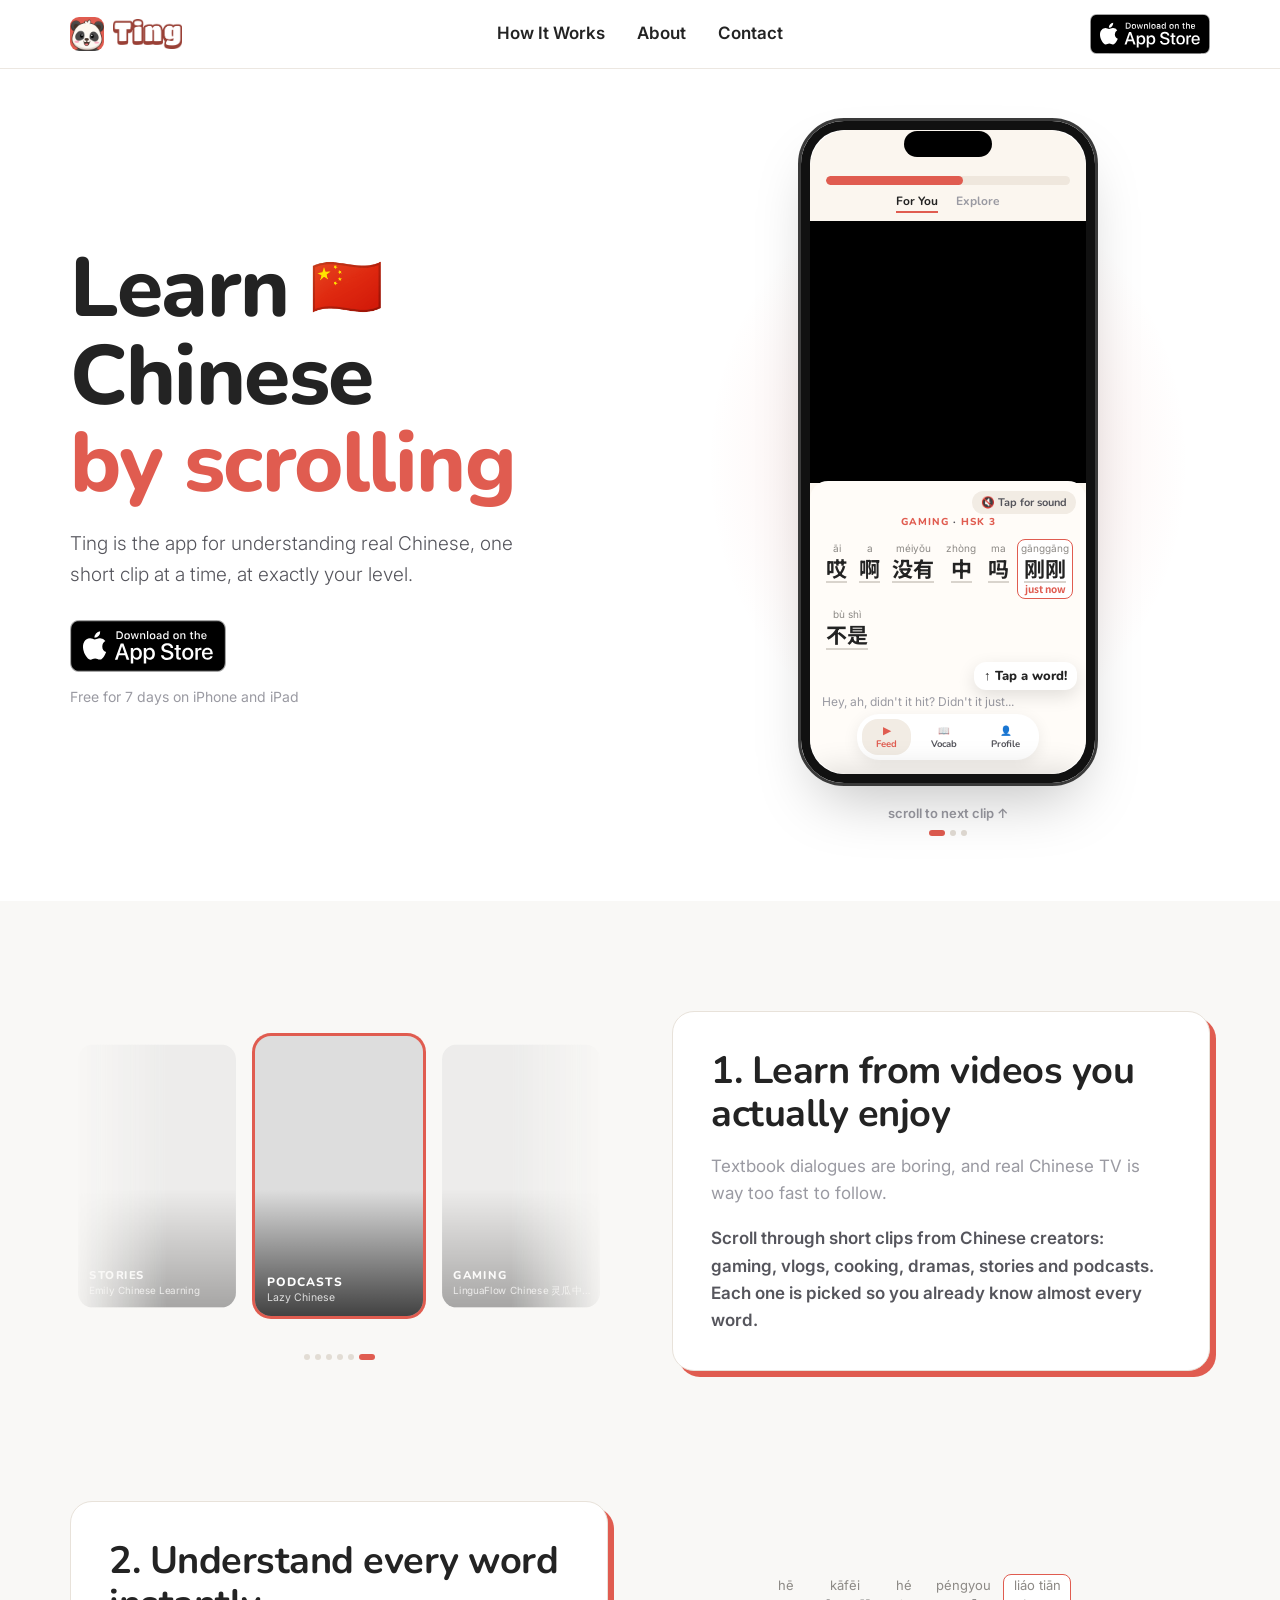
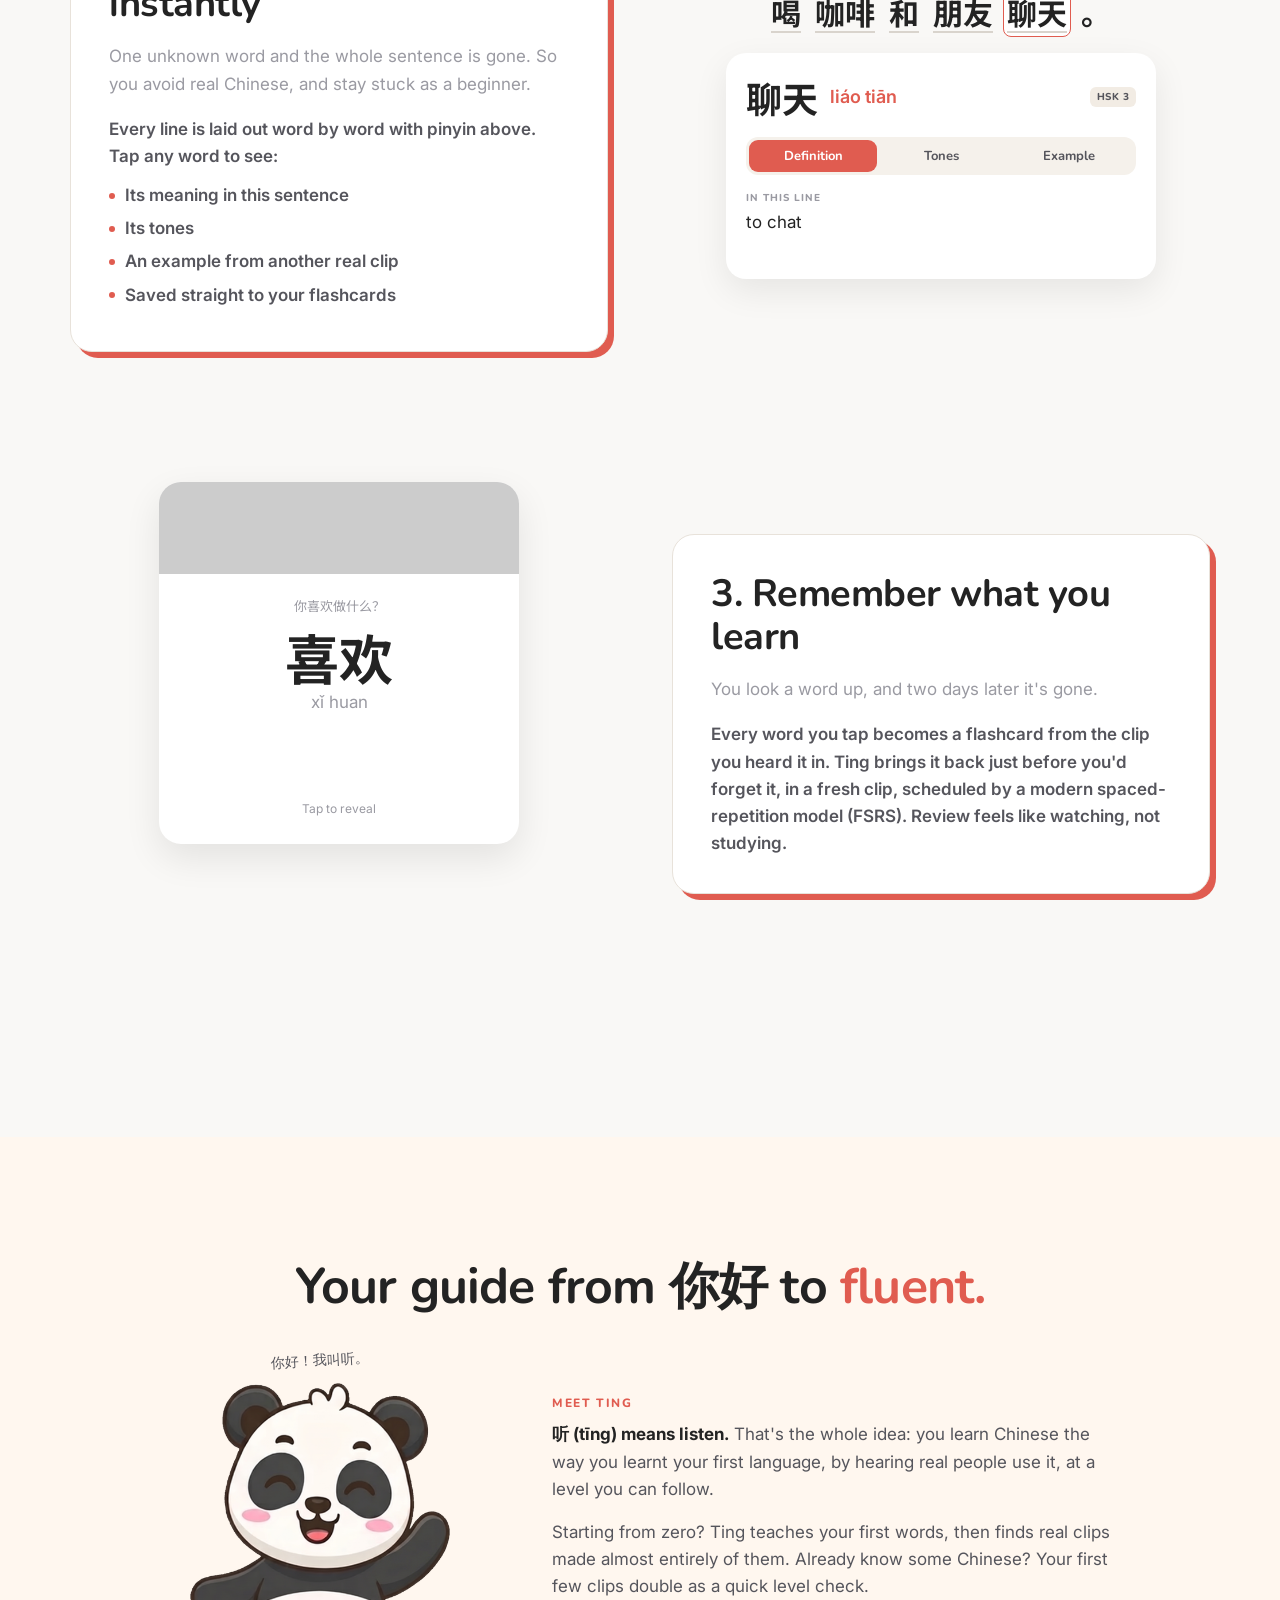
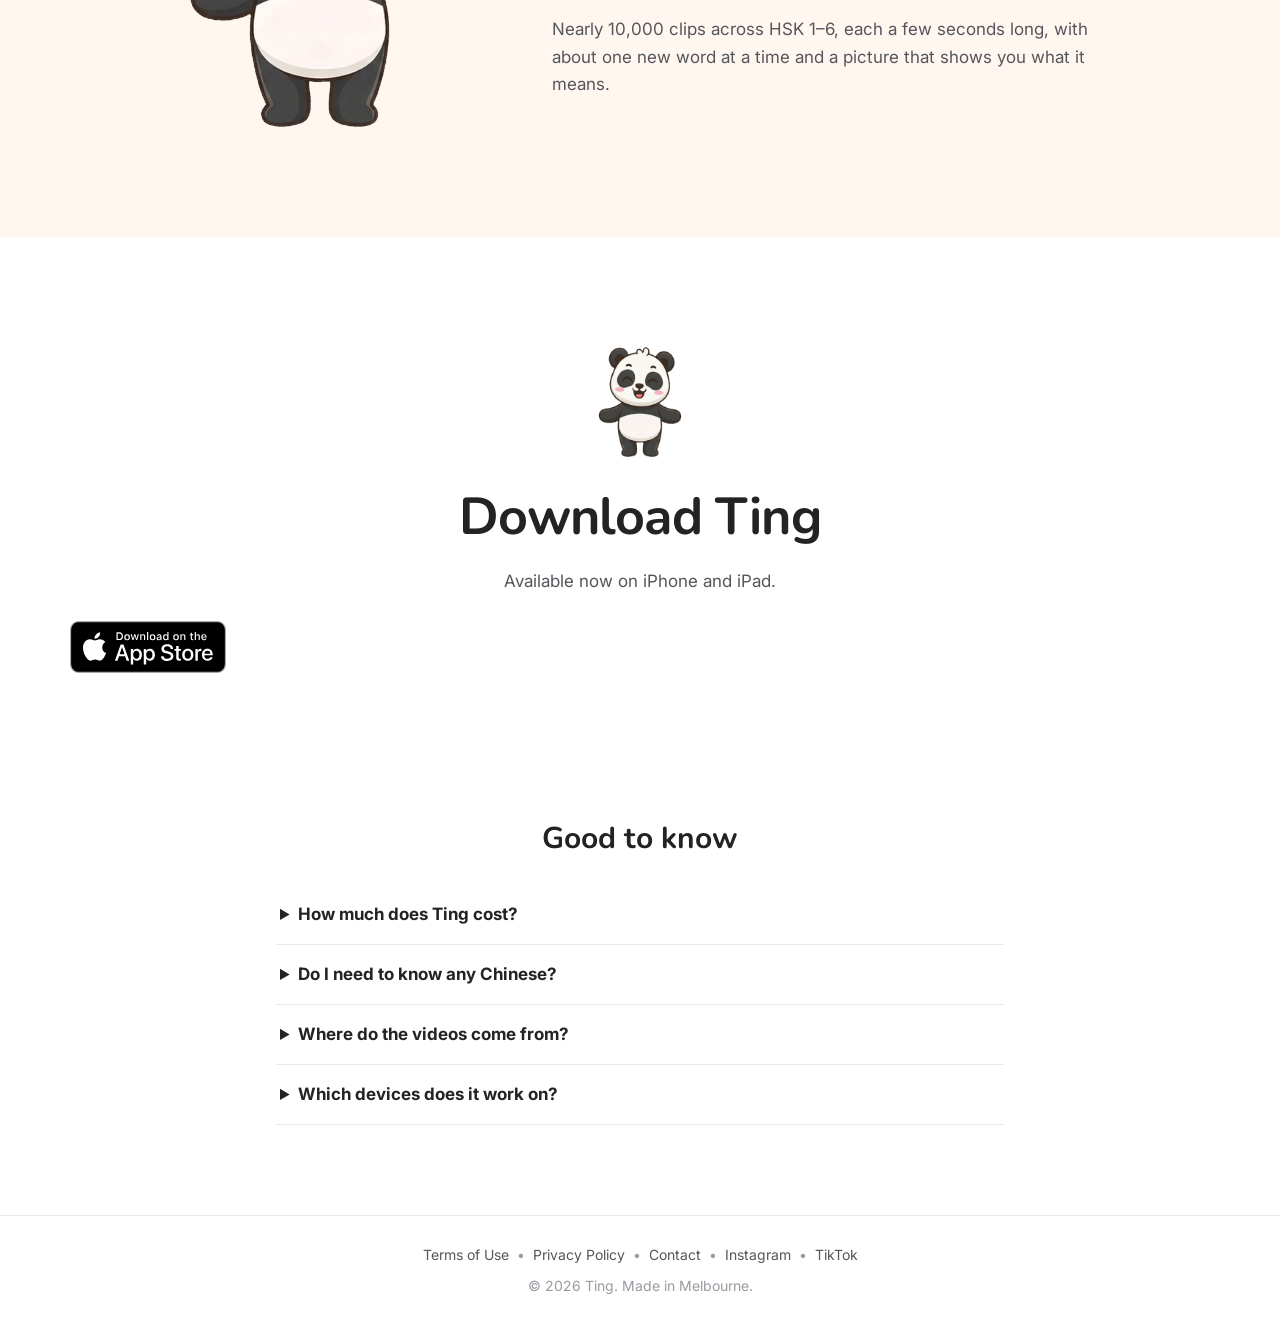
<file: index.html>
<!doctype html>
<html lang="en">
<head>
<meta charset="utf-8">
<meta name="viewport" content="width=device-width, initial-scale=1">
<title>Ting: Learn Chinese by Scrolling Real Chinese Videos</title>
<meta name="description" content="Ting is the app for learning Mandarin from real Chinese videos at your level: gaming, vlogs, cooking, dramas and more. Tap any word to understand it; Ting brings it back before you forget.">
<meta property="og:title" content="Ting: Learn Chinese by scrolling">
<meta property="og:description" content="Learn Mandarin from real Chinese videos at your level.">
<meta property="og:image" content="https://tingpanda.com/img/icon.png">
<link rel="icon" href="img/favicon.png?v=2">
<link rel="apple-touch-icon" href="img/icon.png?v=2">
<link rel="preconnect" href="https://fonts.googleapis.com">
<link rel="preconnect" href="https://fonts.gstatic.com" crossorigin>
<link href="https://fonts.googleapis.com/css2?family=Nunito:wght@700;800;900&family=Inter:wght@300;400;500;600;700&family=Noto+Sans+SC:wght@500;700&display=swap" rel="stylesheet">
<link rel="stylesheet" href="home.css?v=11">
</head>
<body>

<nav class="top">
  <div class="wrap">
    <a class="brand" href="./"><img src="img/icon.png" alt=""><img class="word" src="img/wordmark.png" alt="Ting"></a>
    <div class="links">
      <a href="#how">How It Works</a>
      <a href="#about">About</a>
      <a href="support.html">Contact</a>
    </div>
    <div class="cta" data-get="small"></div>
  </div>
</nav>

<header class="hero">
  <div class="wrap">
    <div>
      <h1>Learn <span class="flag">🇨🇳</span> Chinese <em>by scrolling</em></h1>
      <p class="lede">Ting is the app for understanding real Chinese, one short clip at a time, at exactly your level.</p>
      <div data-get="big"></div>
      <p class="note" data-soon>Coming soon to the App Store · 7-day free trial</p>
    </div>

    <div class="stage">
      <div class="phone" id="phone" aria-label="Ting playing a real Chinese clip">
        <div class="island"></div>
        <div class="screen">
          <div class="app-top">
            <div class="goal"><i></i></div>
            <div class="tabs"><b>For You</b><span>Explore</span></div>
          </div>
          <div id="clipwrap">
            <div class="player">
              <div class="video"><div id="yt"></div></div>
            </div>
            <div class="subs">
              <button class="sound" id="sound" type="button">🔇 Tap for sound</button>
              <div class="clip-label"><span id="fmt"></span> · <span id="lvl"></span></div>
              <div class="line zh" id="line"></div>
              <div class="english" id="english"></div>
              <div class="hint" id="hint">Tap a word!</div>
            </div>
          </div>
          <div class="sheet" id="sheet">
            <div class="grab"></div>
            <div class="head"><b id="sh-h"></b><span id="sh-p"></span></div>
            <div class="def" id="sh-en"></div>
            <div class="saved">Saved to your flashcards</div>
          </div>
          <div class="nav-bar"><span>▶ Feed</span><span>📖 Vocab</span><span>👤 Profile</span></div>
        </div>
      </div>
      <button class="next" id="next" type="button">scroll to next clip ↑</button>
      <div class="dots" id="clipdots"></div>
    </div>
  </div>
</header>

<section class="features" id="how">
  <div class="wrap">

    <div class="row">
      <div class="demo">
        <div class="carousel"><div class="track" id="track"></div></div>
        <div class="dots" id="showdots"></div>
      </div>
      <div class="card">
        <h2>1. Learn from videos you actually enjoy</h2>
        <p class="pain">Textbook dialogues are boring, and real Chinese TV is way too fast to follow.</p>
        <p class="fix">Scroll through short clips from Chinese creators: gaming, vlogs, cooking, dramas, stories and podcasts. Each one is picked so you already know almost every word.</p>
      </div>
    </div>

    <div class="row flip">
      <div class="demo">
        <div class="wordcard">
          <div class="sentence zh" id="sentence"></div>
          <div class="panel">
            <div class="top"><b id="wc-h"></b><span class="py" id="wc-p"></span><div class="tags" id="wc-tags"></div></div>
            <div class="seg" id="seg"><button class="on" data-t="def" type="button">Definition</button><button data-t="tones" type="button">Tones</button><button data-t="ex" type="button">Example</button></div>
            <div class="body" id="wc-body"></div>
          </div>
        </div>
      </div>
      <div class="card">
        <h2>2. Understand every word instantly</h2>
        <p class="pain">One unknown word and the whole sentence is gone. So you avoid real Chinese, and stay stuck as a beginner.</p>
        <p class="fix">Every line is laid out word by word with pinyin above. Tap any word to see:</p>
        <ul><li>Its meaning in this sentence</li><li>Its tones</li><li>An example from another real clip</li><li>Saved straight to your flashcards</li></ul>
      </div>
    </div>

    <div class="row">
      <div class="demo">
        <div class="flash">
          <div class="fcard" id="fcard">
            <div class="thumb" id="fc-thumb"></div>
            <div class="face">
              <div class="ex zh" id="fc-ex"></div>
              <div class="big zh" id="fc-h"></div>
              <div class="py" id="fc-p"></div>
              <div class="mean" id="fc-en"></div>
              <div class="exen" id="fc-exen"></div>
              <div class="tap">Tap to reveal</div>
            </div>
          </div>
          <div class="howwell" id="howwell">Did you know it?</div>
          <div class="rate" id="rate"><button class="again" data-r="again" type="button">Again<small>5m</small></button><button class="good" data-r="good" type="button">Good<small>1d</small></button></div>
        </div>
      </div>
      <div class="card">
        <h2>3. Remember what you learn</h2>
        <p class="pain">You look a word up, and two days later it's gone.</p>
        <p class="fix">Every word you tap becomes a flashcard from the clip you heard it in. Ting brings it back just before you'd forget it, in a fresh clip, scheduled by a modern spaced-repetition model (FSRS). Review feels like watching, not studying.</p>
      </div>
    </div>

  </div>
</section>

<section class="meet" id="about">
  <div class="wrap">
    <h2>Your guide from 你好 to <em>fluent.</em></h2>
    <div class="grid">
      <div class="panda"><div class="say">你好！我叫听。</div><img src="img/ting-wave.png" alt="Ting the panda, waving"></div>
      <div>
        <div class="eyebrow">Meet Ting</div>
        <p><b>听 (tīng) means listen.</b> That's the whole idea: you learn Chinese the way you learnt your first language, by hearing real people use it, at a level you can follow.</p>
        <p>Starting from zero? Ting teaches your first words, then finds real clips made almost entirely of them. Already know some Chinese? Your first few clips double as a quick level check.</p>
        <p>Nearly 10,000 clips across HSK 1–6, each a few seconds long, with about one new word at a time and a picture that shows you what it means.</p>
      </div>
    </div>
  </div>
</section>

<section class="download" id="download">
  <div class="wrap">
    <img class="m" src="img/ting.png" alt="">
    <h2>Download Ting</h2>
    <p id="dl-text">Coming soon to the App Store. Leave your email and I'll tell you the day it's out.</p>
    <div data-get="big" data-form></div>
    <p class="notify-msg" id="notify-msg" role="status" aria-live="polite"></p>
  </div>
</section>

<section class="faq">
  <div class="wrap">
    <h2>Good to know</h2>
    <details><summary>How much does Ting cost?</summary><p>Ting Pro is US$49.99 a year, with a 7-day free trial, or US$9.99 a month. The app shows the price in your currency before you confirm. Cancel any time in Settings → your name → Subscriptions. The videos themselves are YouTube's, and always free to watch on YouTube.</p></details>
    <details><summary>Do I need to know any Chinese?</summary><p>No. Ting starts beginners with their first words and real clips made of them. If you already know some, your first clips fine-tune your level.</p></details>
    <details><summary>Where do the videos come from?</summary><p>From Chinese creators on YouTube, played through YouTube's official embedded player. Ting never copies or hosts any video, and every clip links back to its creator.</p></details>
    <details><summary>Which devices does it work on?</summary><p>iPhone and iPad. Watching clips needs an internet connection; your saved words and reviews work offline.</p></details>
  </div>
</section>

<footer>
  <a href="terms.html">Terms of Use</a> • <a href="privacy.html">Privacy Policy</a> • <a href="support.html">Contact</a> • <a href="https://www.instagram.com/learnwithting/" target="_blank" rel="noopener">Instagram</a> • <a href="https://www.tiktok.com/@ting.chinese" target="_blank" rel="noopener">TikTok</a>
  <div style="margin-top:8px">© 2026 Ting. Made in Melbourne.</div>
</footer>

<script src="clips.js?v=3"></script>
<script>
// Once Ting is live, put its App Store link here: every "join the waitlist"
// becomes the App Store badge.
var APP_STORE_URL = "https://apps.apple.com/app/id6814307643";
var BADGE = "img/app-store-badge.svg";

(function () {
  var live = !!APP_STORE_URL;
  document.querySelectorAll("[data-get]").forEach(function (el) {
    var big = el.dataset.get === "big";
    if (live) {
      el.innerHTML = '<a class="store' + (big ? " big" : "") + '" href="' + APP_STORE_URL + '"><img src="' + BADGE + '" alt="Download on the App Store"></a>';
    } else if (el.hasAttribute("data-form")) {
      el.innerHTML = '<form class="notify" id="notify" novalidate><label class="sr" for="notify-email">Email</label>' +
        '<input id="notify-email" name="email" type="email" inputmode="email" autocomplete="email" placeholder="you@example.com" required maxlength="254">' +
        '<input class="sr" name="website" tabindex="-1" autocomplete="off" aria-hidden="true">' +
        '<button class="btn big" type="submit">Tell me when it launches</button></form>' +
        '<p class="small">One email when Ting launches. No spam. <a href="privacy.html">Privacy</a></p>';
    } else {
      el.innerHTML = '<a class="btn' + (big ? " big" : "") + '" href="#download">' + (big ? "Join the waitlist" : "Get Ting") + "</a>";
    }
  });
  if (live) {
    document.querySelectorAll("[data-soon]").forEach(function (el) { el.textContent = "Free for 7 days on iPhone and iPad"; });
    document.getElementById("dl-text").textContent = "Available now on iPhone and iPad.";
  }
})();

// Waitlist: adds the email to Supabase's launch_signups table (insert only;
// see tools/sql/launch_signups.sql). The key is the public anon key the app ships with.
(function () {
  var form = document.getElementById("notify");
  if (!form) return;
  var URL = "https://tvasqjzwjfirneeaderi.supabase.co/rest/v1/launch_signups";
  var KEY = "eyJhbGciOiJIUzI1NiIsInR5cCI6IkpXVCJ9.eyJpc3MiOiJzdXBhYmFzZSIsInJlZiI6InR2YXNxanp3amZpcm5lZWFkZXJpIiwicm9sZSI6ImFub24iLCJpYXQiOjE3ODk5OTUwMDgsImV4cCI6MjEwNTU3MTAwOH0.SgWv__EEBj5vW8KK1sqQUIj9pH5wPj1g8ckh_Kf7JsQ";
  var msg = document.getElementById("notify-msg");
  var button = form.querySelector("button");
  document.querySelectorAll('a[href="#download"]').forEach(function (a) {
    a.addEventListener("click", function () { setTimeout(function () { form.email.focus({ preventScroll: true }); }, 400); });
  });
  function say(text, bad) { msg.textContent = text; msg.className = "notify-msg" + (bad ? " bad" : " good"); }
  form.addEventListener("submit", function (e) {
    e.preventDefault();
    if (form.website.value) return;            // a bot filled the hidden field
    var email = form.email.value.trim();
    if (!/^[^@\s]+@[^@\s]+\.[^@\s]+$/.test(email)) { say("That email doesn't look right.", true); return; }
    button.disabled = true;
    fetch(URL, {
      method: "POST",
      headers: { "apikey": KEY, "Authorization": "Bearer " + KEY, "Content-Type": "application/json", "Prefer": "return=minimal" },
      body: JSON.stringify({ email: email, source: "website" })
    }).then(function (r) {
      // 409: already on the list, which is fine.
      if (r.ok || r.status === 409) { form.reset(); form.hidden = true; say("You're on the list. I'll email you when Ting launches."); }
      else { throw new Error(r.status); }
    }).catch(function () {
      say("Something went wrong. Please try again, or email noah@tingpanda.com.", true);
    }).finally(function () { button.disabled = false; });
  });
})();

// The hero phone: real Ting clips through YouTube's embedded player, with the
// line word by word underneath. Tap a word for its meaning; scroll for the next clip.
(function () {
  var clips = window.TING_CLIPS, at = 0, player = null, muted = true, timer = null, loops = 0, loadedAt = Date.now(), ending = false;
  var $ = function (id) { return document.getElementById(id); };
  var sheet = $("sheet"), hint = $("hint"), dots = $("clipdots");
  clips.forEach(function () { dots.appendChild(document.createElement("i")); });

  function show(c) {
    $("fmt").textContent = c.label;
    $("lvl").textContent = "HSK " + c.hsk;
    $("english").textContent = c.english;
    var line = $("line"); line.innerHTML = "";
    c.words.forEach(function (w, i) {
      var b = document.createElement("button");
      b.type = "button"; b.className = "w" + (w.n ? " new" : "");
      b.innerHTML = '<span class="p">' + w.p + '</span><span class="h">' + w.h + "</span>" + (w.n ? '<span class="g">' + w.en + "</span>" : "");
      b.addEventListener("click", function () { open(w); });
      line.appendChild(b);
    });
    [].forEach.call(dots.children, function (d, i) { d.className = i === at ? "on" : ""; });
    sheet.classList.remove("open");
    hint.style.display = "";
    requestAnimationFrame(placeHint);
  }
  function placeHint() {
    var target = $("line").querySelector(".w.new") || $("line").firstChild;
    if (!target) return;
    // Under the line, pointing up at the new word, so it never covers a word.
    var subs = target.closest(".subs").getBoundingClientRect(), r = target.getBoundingClientRect();
    var line = $("line").getBoundingClientRect();
    hint.style.left = Math.max(4, Math.min(r.left - subs.left + r.width / 2 - 50, subs.width - 112)) + "px";
    hint.style.top = (line.bottom - subs.top + 8) + "px";
  }
  function open(w) {
    $("sh-h").textContent = w.h; $("sh-p").textContent = w.p; $("sh-en").textContent = w.en;
    sheet.classList.add("open"); hint.style.display = "none";
  }
  function go(dir) {
    var wrap = $("clipwrap");
    wrap.classList.add("slide-out");
    setTimeout(function () {
      at = (at + dir + clips.length) % clips.length;
      wrap.classList.remove("slide-out"); wrap.classList.add("slide-in");
      show(clips[at]); play(clips[at]);
      setTimeout(function () { wrap.classList.remove("slide-in"); }, 400);
    }, 300);
  }
  function play(c) {
    if (!player || !player.loadVideoById) return;
    loadedAt = Date.now(); ending = false;
    player.loadVideoById({ videoId: c.yt, startSeconds: c.start });
    if (muted) player.mute(); else player.unMute();
  }
  // Each clip plays twice, then the feed moves on by itself.
  function clipEnded() {
    if (ending) return;
    ending = true;
    if (++loops >= 2 && !sheet.classList.contains("open")) { loops = 0; go(1); }
    else { player.seekTo(clips[at].start, true); player.playVideo(); }
  }
  // YouTube sometimes ignores a load's start and end, or loads late (the app
  // checks every load the same way), so the clip's window is kept here.
  function tick() {
    if (!player || !player.getCurrentTime || !player.getVideoData) return;
    var t = player.getCurrentTime(), c = clips[at];
    if (player.getVideoData().video_id !== c.yt) {
      if (Date.now() - loadedAt > 3000) play(c);
      return;
    }
    // A replay has really started once the time is back inside the clip.
    if (ending && t < c.end - 0.3) ending = false;
    if (player.getPlayerState() === YT.PlayerState.PLAYING) {
      if (t < c.start - 0.75) { player.seekTo(c.start, true); return; }
      if (t >= c.end) { clipEnded(); return; }
    }
    [].forEach.call($("line").children, function (b, i) {
      var w = c.words[i]; b.classList.toggle("now", t >= w.s && t < w.e);
    });
  }
  window.onYouTubeIframeAPIReady = function () {
    var c = clips[at];
    player = new YT.Player("yt", {
      videoId: c.yt,
      playerVars: { start: Math.floor(c.start), autoplay: 1, mute: 1, playsinline: 1, controls: 0, rel: 0, origin: location.origin },
      events: {
        onReady: function (e) { e.target.mute(); e.target.seekTo(clips[at].start, true); e.target.playVideo(); },
        onStateChange: function (e) { if (e.data === YT.PlayerState.ENDED) clipEnded(); }
      }
    });
    timer = setInterval(tick, 120);
  };
  $("sound").addEventListener("click", function () {
    muted = !muted;
    if (player && player.unMute) { if (muted) player.mute(); else { player.unMute(); player.playVideo(); } }
    this.textContent = muted ? "🔇 Tap for sound" : "🔊 Sound on";
  });
  $("next").addEventListener("click", function () { loops = 0; go(1); });
  sheet.addEventListener("click", function () { sheet.classList.remove("open"); });
  window.addEventListener("resize", placeHint);
  show(clips[at]);
  var s = document.createElement("script"); s.src = "https://www.youtube.com/iframe_api"; document.head.appendChild(s);
})();

// 1. The clip formats, sliding past like Kiku's shows. Three copies of the
// row, so it can loop forever: the highlighted card stays in the middle.
(function () {
  var shows = window.TING_SHOWS, n = shows.length, track = document.getElementById("track"), dots = document.getElementById("showdots"), at = n;
  for (var k = 0; k < 3; k++) shows.forEach(function (s) {
    var d = document.createElement("div");
    d.className = "show";
    d.style.backgroundImage = "url(https://i.ytimg.com/vi/" + s.yt + "/hqdefault.jpg)";
    d.innerHTML = "<b>" + s.label + "</b><span>" + s.channel + "</span>";
    track.appendChild(d);
  });
  shows.forEach(function () { dots.appendChild(document.createElement("i")); });
  function move(animate) {
    var el = track.children[at];
    track.style.transition = animate ? "" : "none";
    [].forEach.call(track.children, function (c, i) { c.className = "show" + (i === at ? " on" : ""); });
    [].forEach.call(dots.children, function (d, i) { d.className = i === at % n ? "on" : ""; });
    track.style.transform = "translateX(" + -(el.offsetLeft + el.offsetWidth / 2) + "px)";
  }
  move(false);
  setInterval(function () {
    at++; move(true);
    // Past the middle copy: jump back to the same card in it, unseen.
    if (at >= 2 * n) setTimeout(function () { at -= n; move(false); }, 650);
  }, 2400);
})();

// 2. Tap a word: the card Ting shows.
(function () {
  var words = window.TING_DEMO, sel = 4, tab = "def";
  var ex = {
    "喝": ["我在喝水", "I'm drinking water"], "咖啡": ["你喜欢喝热咖啡", "You like drinking hot coffee"],
    "和": ["这个人和这个人", "This person and this person"], "朋友": ["是我的朋友", "Is my friend"],
    "聊天": ["喝咖啡和朋友聊天。", "Drinking coffee and chatting with friends."]
  };
  // The app's tone guide (ToneGuide in WordDefinitionSheet.swift).
  var names = ["", "First tone", "Second tone", "Third tone", "Fourth tone", "Light tone"];
  var like = ["", "High and flat, like singing a note", "Rises, like asking \u201Chuh?\u201D", "Dips low, like \u201Cmhm\u201D",
              "Drops hard, like scolding someone", "Light and short"];
  var paths = ["", "M6 10 H48", "M6 32 L48 8", "M6 16 Q20 38 30 32 T48 8", "M6 8 L48 34", ""];
  function tone(s) {
    var m = { "āēīōūǖ": 1, "áéíóúǘ": 2, "ǎěǐǒǔǚ": 3, "àèìòùǜ": 4 };
    for (var k in m) for (var i = 0; i < k.length; i++) if (s.indexOf(k[i]) >= 0) return m[k];
    return 5;
  }
  var box = document.getElementById("sentence");
  words.forEach(function (w, i) {
    var b = document.createElement("button");
    b.type = "button"; b.className = "w";
    b.innerHTML = '<span class="p">' + w.p + '</span><span class="h">' + w.h + "</span>";
    b.addEventListener("click", function () { sel = i; draw(); });
    box.appendChild(b);
  });
  var punct = document.createElement("span"); punct.className = "w"; punct.innerHTML = '<span class="p">&nbsp;</span><span class="h" style="border:0">。</span>'; box.appendChild(punct);
  document.querySelectorAll("#seg button").forEach(function (b) {
    b.addEventListener("click", function () { tab = b.dataset.t; draw(); });
  });
  function draw() {
    var w = words[sel];
    [].forEach.call(box.children, function (b, i) { b.classList.toggle("sel", i === sel); });
    document.querySelectorAll("#seg button").forEach(function (b) { b.classList.toggle("on", b.dataset.t === tab); });
    document.getElementById("wc-h").textContent = w.h;
    document.getElementById("wc-p").textContent = w.p;
    document.getElementById("wc-tags").innerHTML = "<span>HSK " + w.hsk + "</span>" + (w.pos && w.pos !== "unknown" ? "<span>" + w.pos + "</span>" : "");
    var body = document.getElementById("wc-body");
    if (tab === "def") body.innerHTML = '<div class="lbl">In this line</div>' + w.en.split(";")[0].replace(/ conjunction$/, "");
    else if (tab === "tones") body.innerHTML = '<div class="tones">' + w.p.split(" ").map(function (s) {
      var t = tone(s);
      return '<div class="tone"><svg viewBox="0 0 54 40"><path d="' + (paths[t] || "M6 22 H12") + '" stroke="#E05C50" stroke-width="4" fill="none" stroke-linecap="round"/>' +
        (t === 5 ? '<circle cx="27" cy="22" r="5" fill="#E05C50"/>' : "") + '</svg><div><b>' + s + "</b> · " + names[t] + "<small>" + like[t] + "</small></div></div>";
    }).join("") + "</div>";
    else body.innerHTML = '<div class="lbl">' + (ex[w.h][0].indexOf("喝咖啡和朋友") === 0 ? "In this clip" : "From another clip") + '</div><div class="zh" style="font-size:20px">' + ex[w.h][0] + '</div><div style="color:#9A9AA2;font-size:14px">' + ex[w.h][1] + "</div>";
  }
  draw();
})();

// 3. A review card: tap to reveal, then Again or Good.
(function () {
  var cards = [
    { h: "喜欢", p: "xǐ huan", en: "to like", ex: "你喜欢做什么？", exen: "What do you like doing?", yt: "8HTiV2SnZfE" },
    { h: "知道", p: "zhī dào", en: "to know", ex: "你知道吗？", exen: "You know what?", yt: "GqTrV5lYTjM" },
    { h: "好吃", p: "hǎo chī", en: "delicious", ex: "鸡蛋很好吃", exen: "Eggs are delicious.", yt: "a4FsK4aZ-MI" }
  ];
  var at = 0, card = document.getElementById("fcard"), rate = document.getElementById("rate"), how = document.getElementById("howwell");
  function draw() {
    var c = cards[at];
    document.getElementById("fc-thumb").style.backgroundImage = "url(https://i.ytimg.com/vi/" + c.yt + "/hqdefault.jpg)";
    document.getElementById("fc-ex").textContent = c.ex;
    document.getElementById("fc-h").textContent = c.h;
    document.getElementById("fc-p").textContent = c.p;
    document.getElementById("fc-en").textContent = c.en;
    document.getElementById("fc-exen").textContent = c.exen;
    card.classList.remove("shown", "leave"); rate.classList.remove("on"); how.classList.remove("on");
  }
  card.addEventListener("click", function () { card.classList.add("shown"); rate.classList.add("on"); how.classList.add("on"); });
  rate.querySelectorAll("button").forEach(function (b) {
    b.addEventListener("click", function () {
      card.classList.add("leave");
      setTimeout(function () { at = (at + 1) % cards.length; draw(); }, 320);
    });
  });
  draw();
})();
</script>
</body>
</html>
</file>
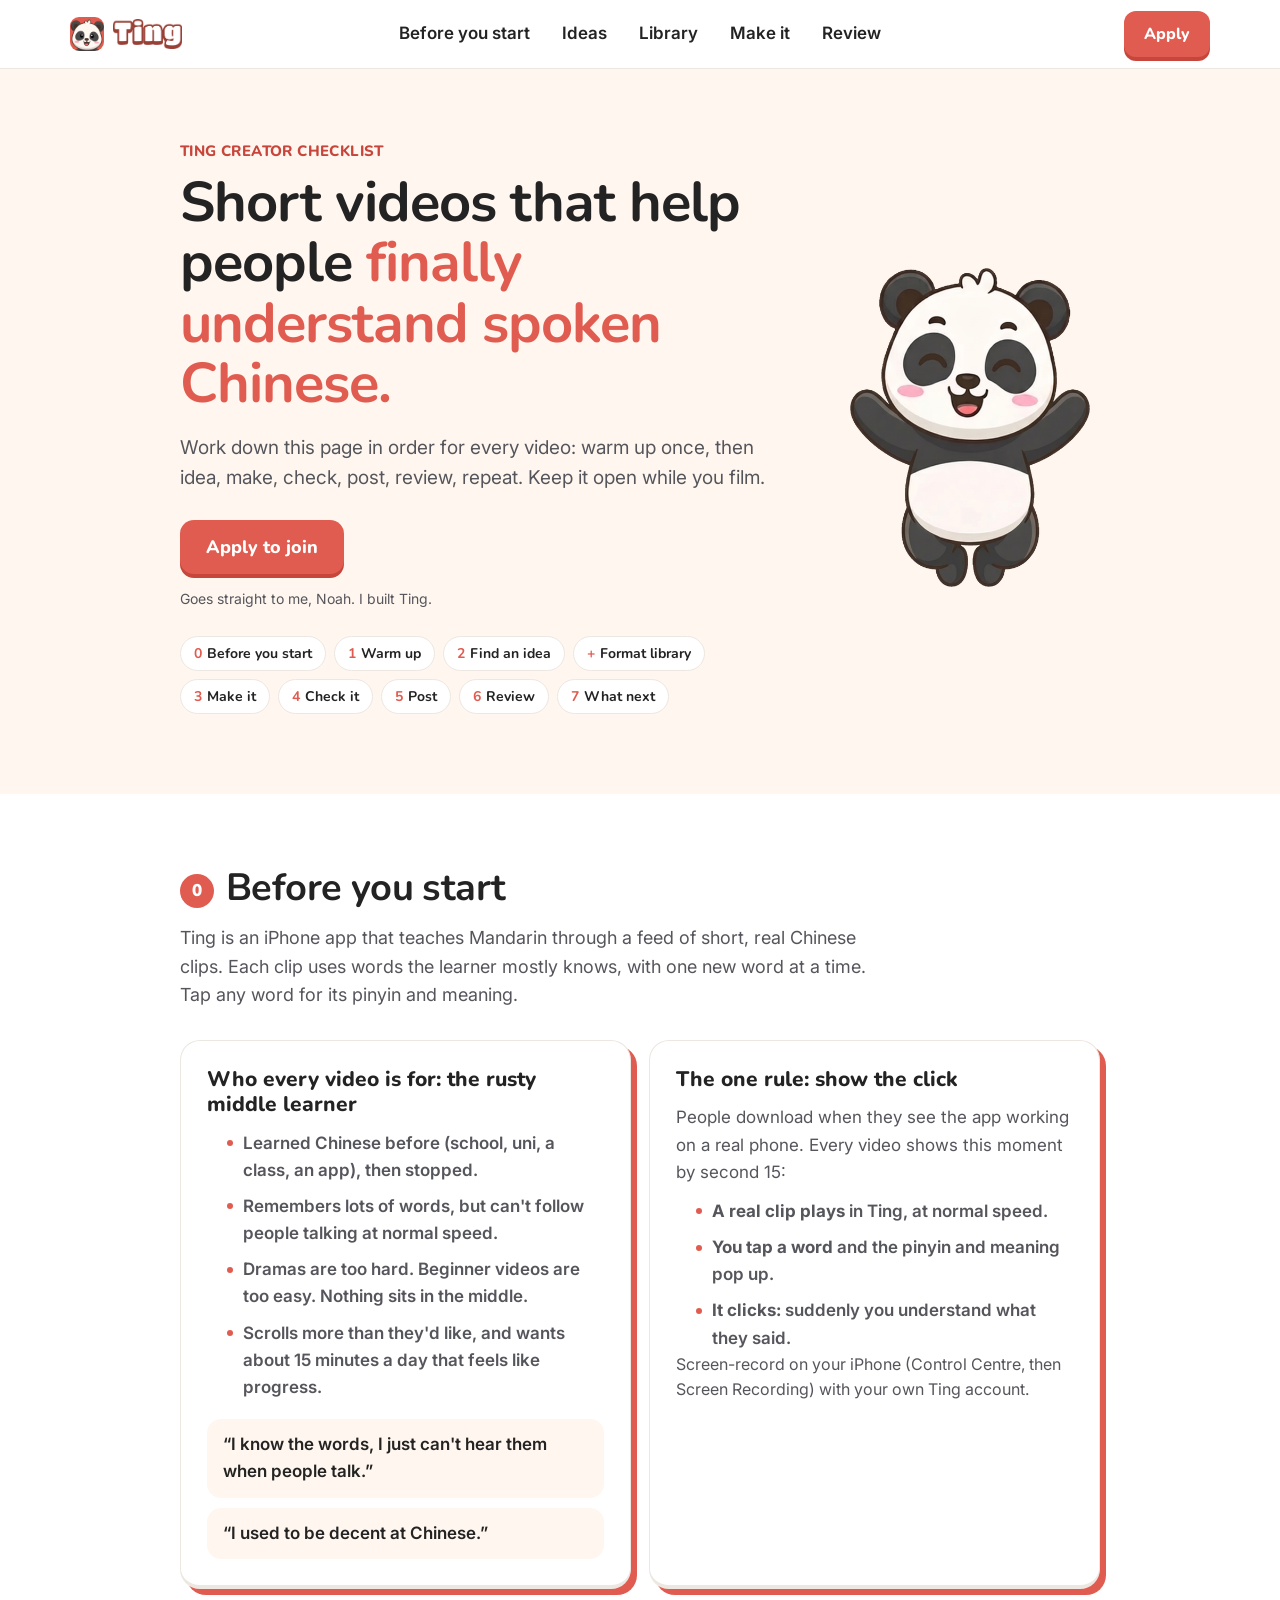
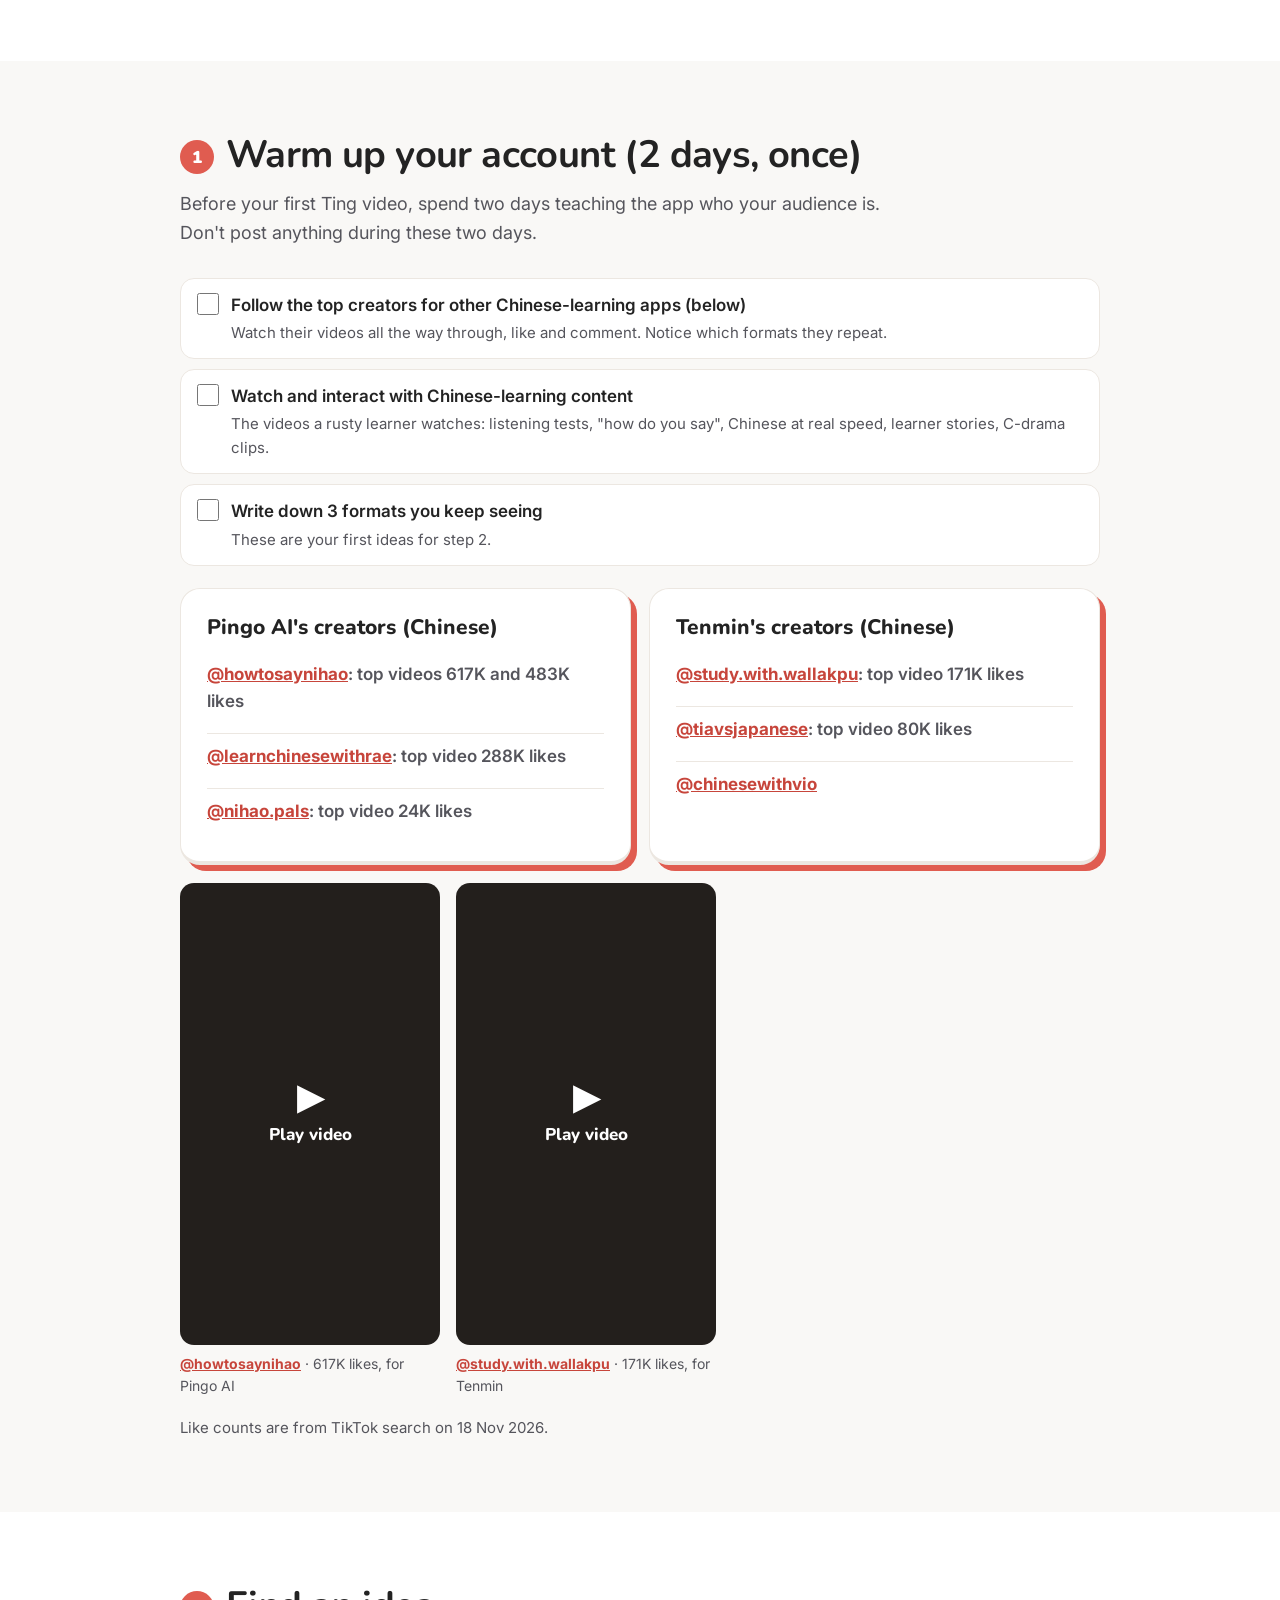
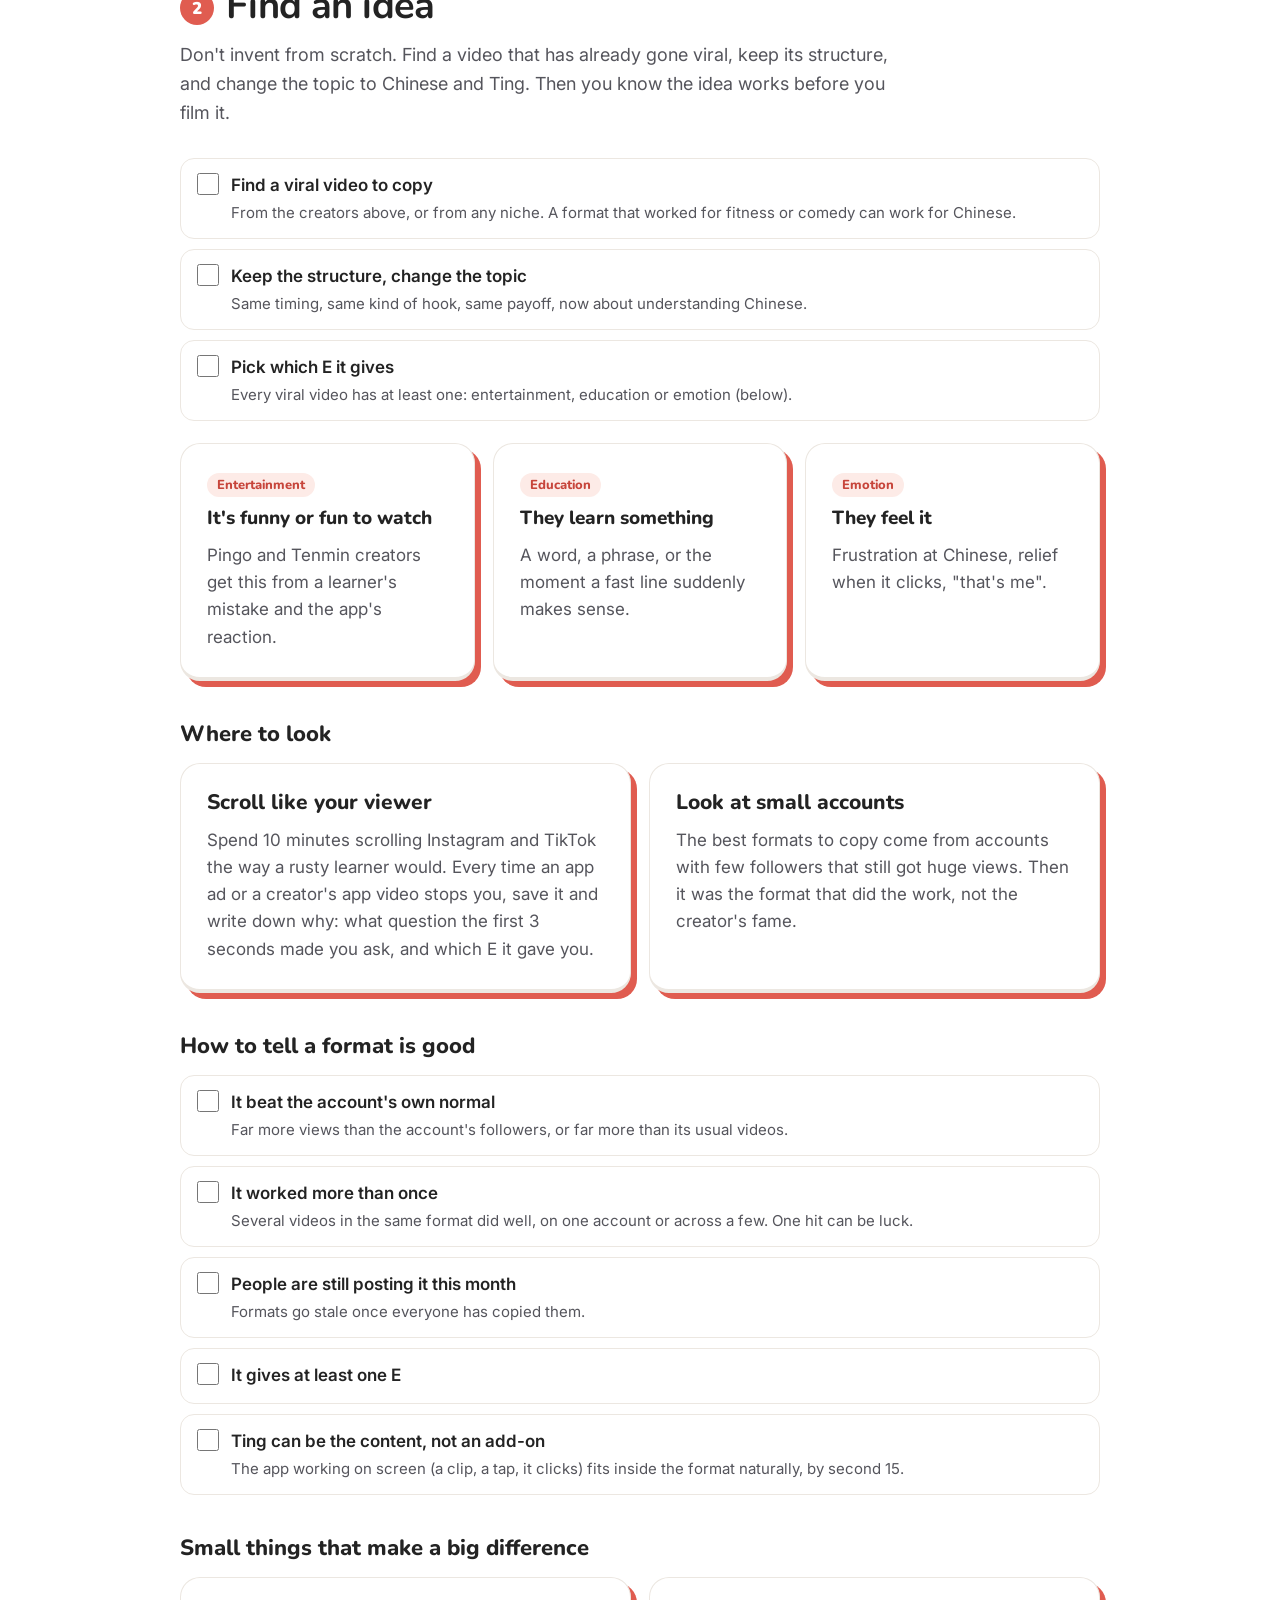
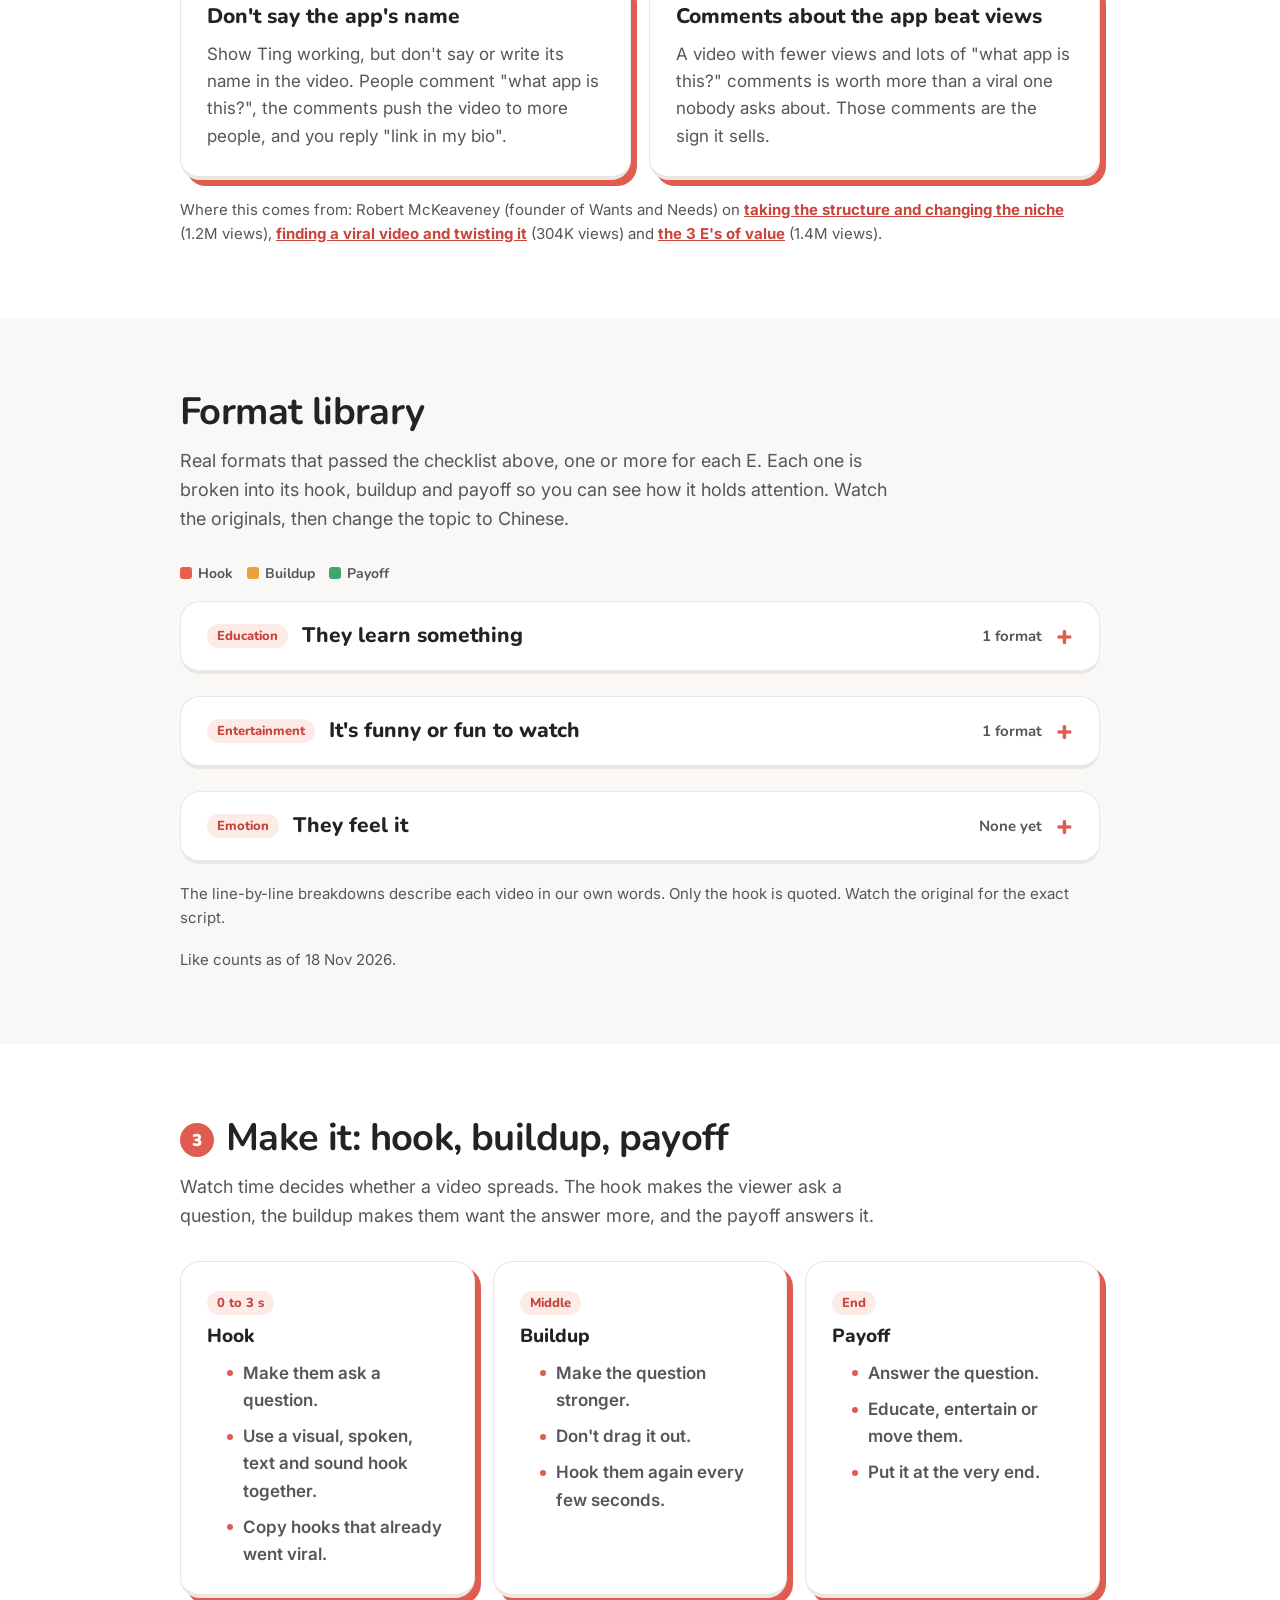
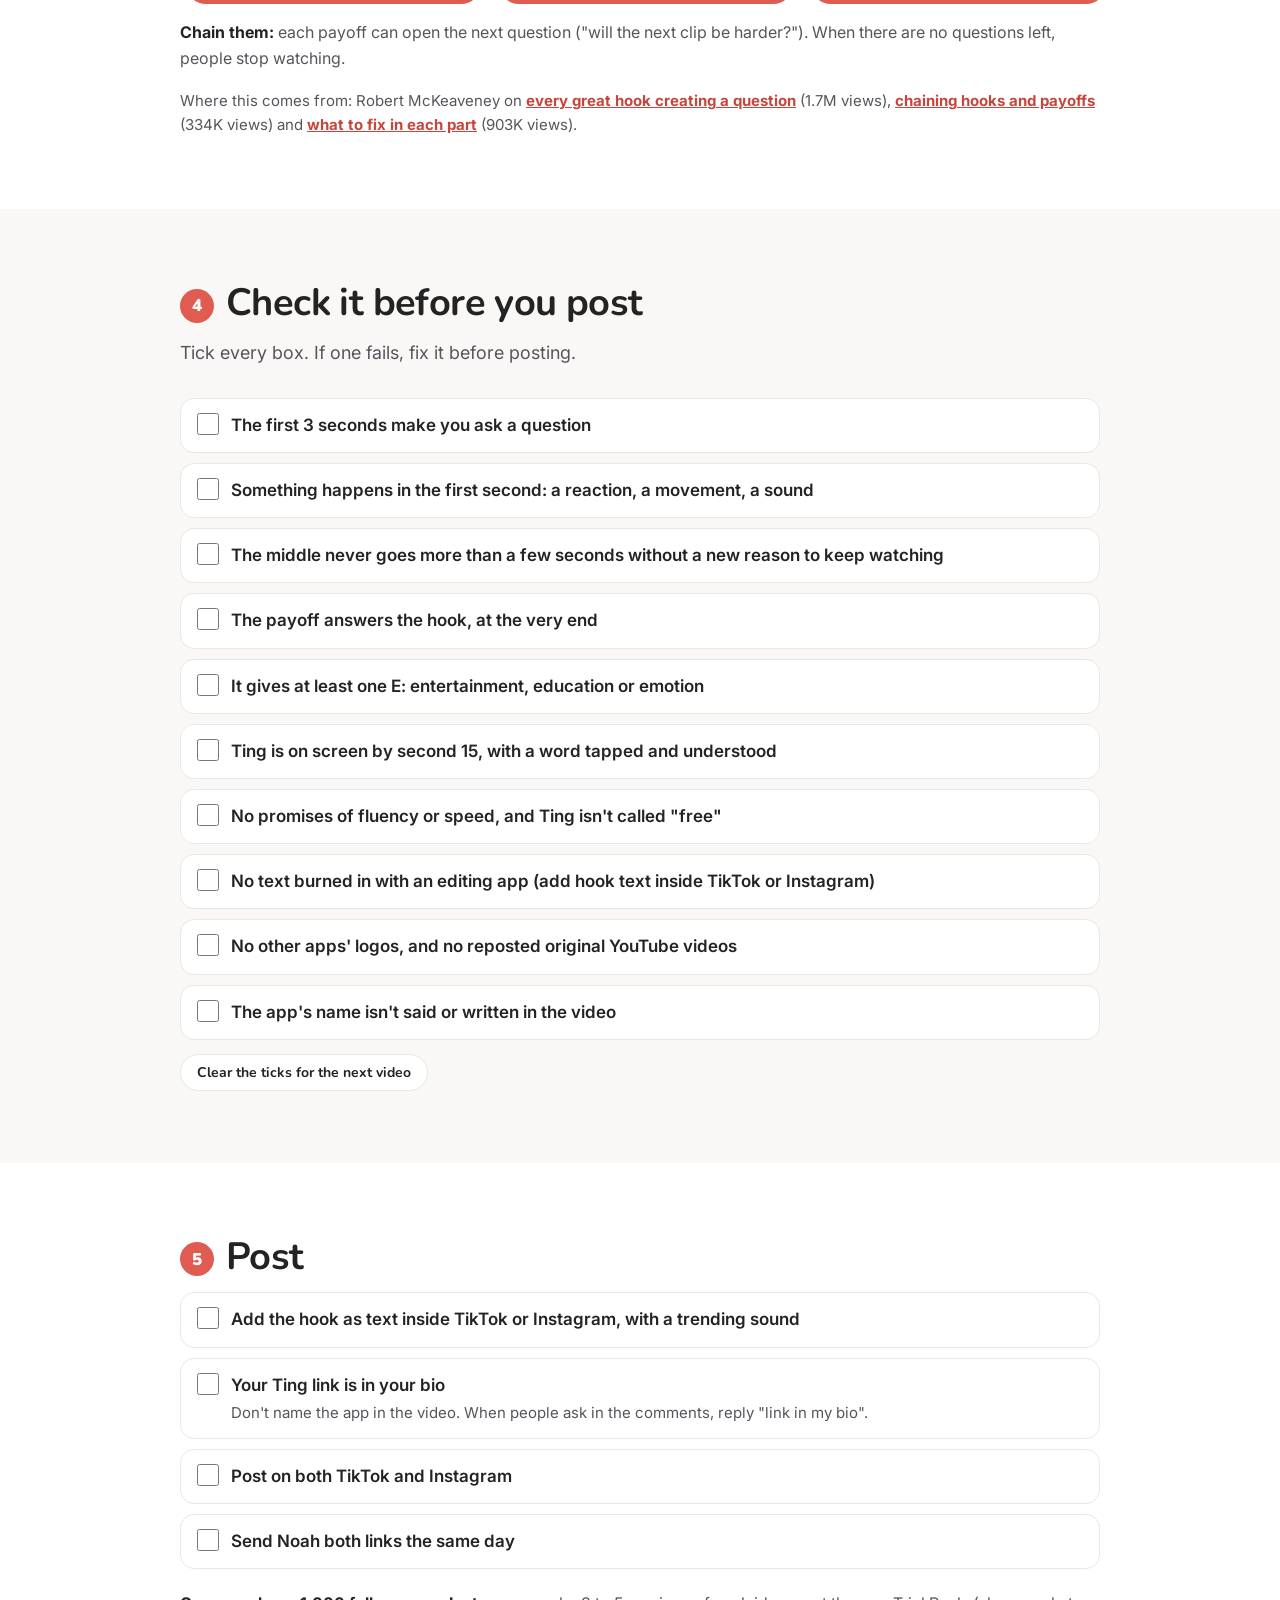
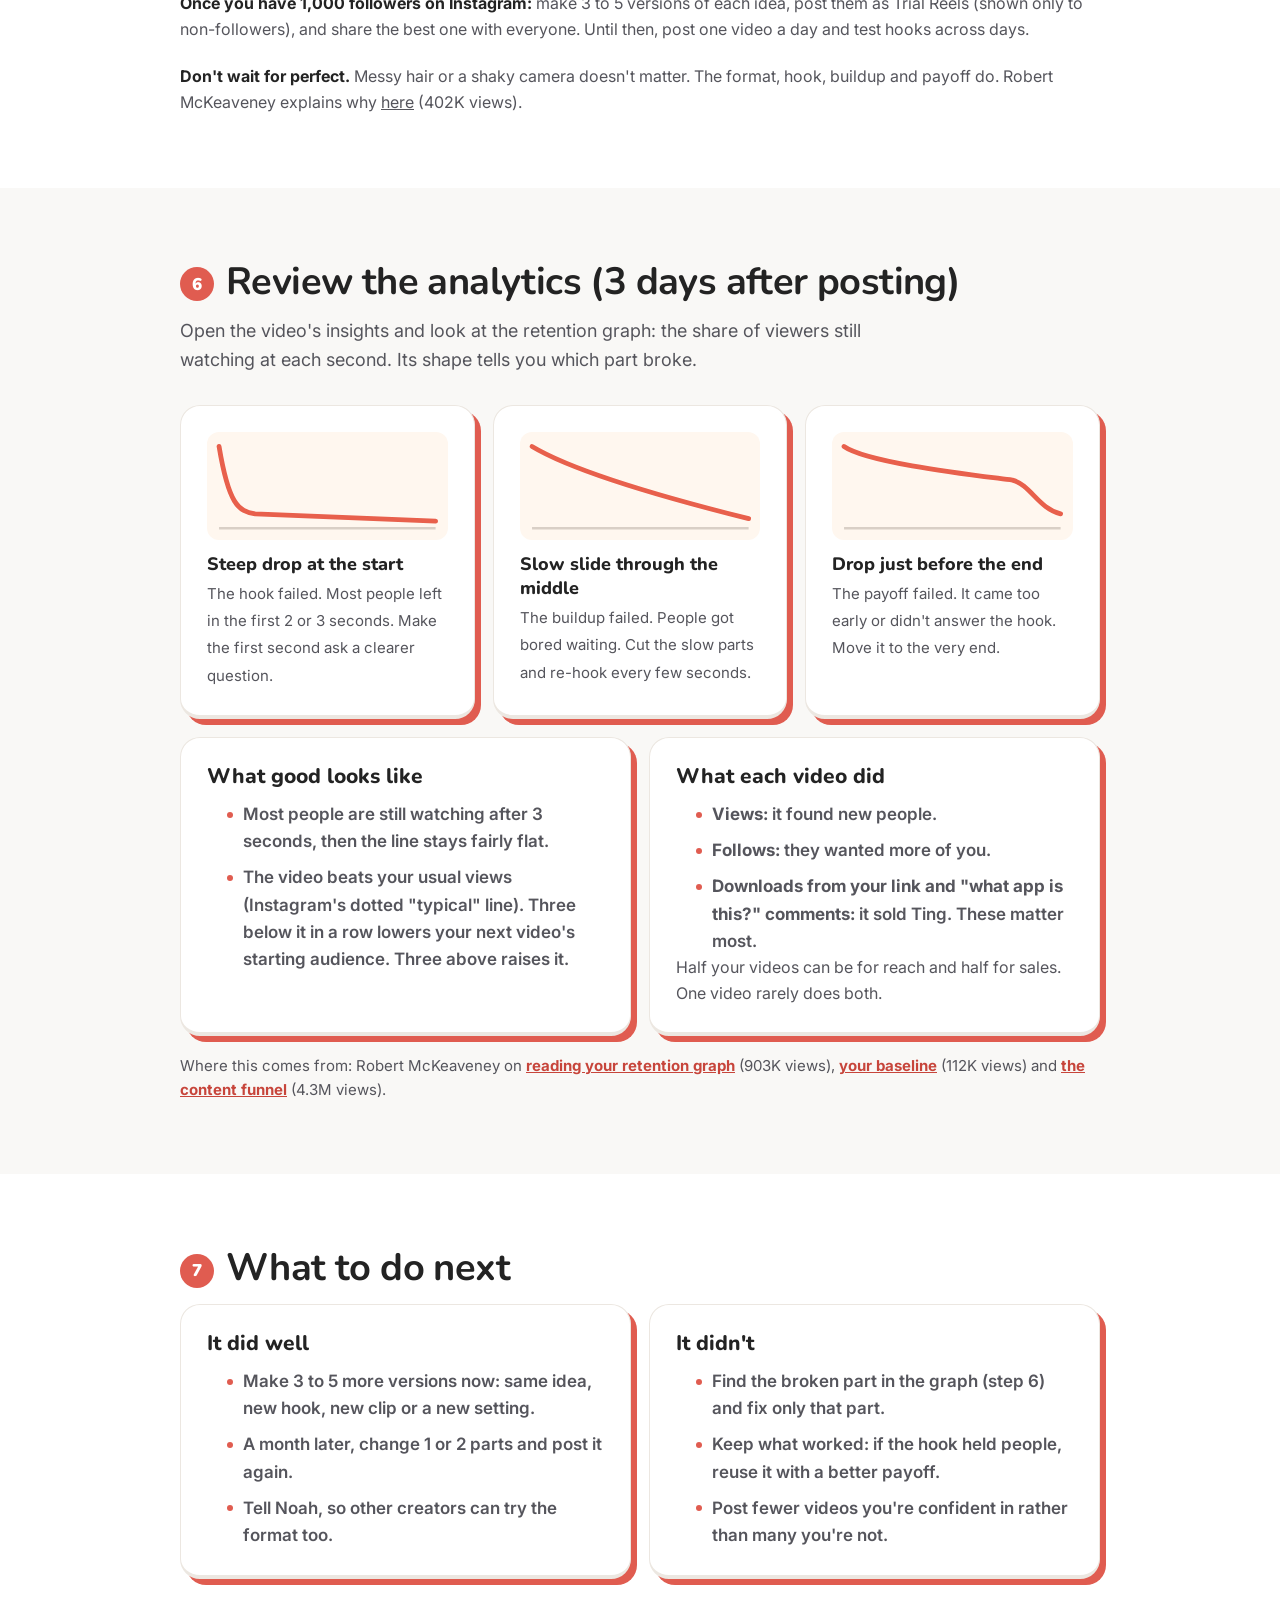
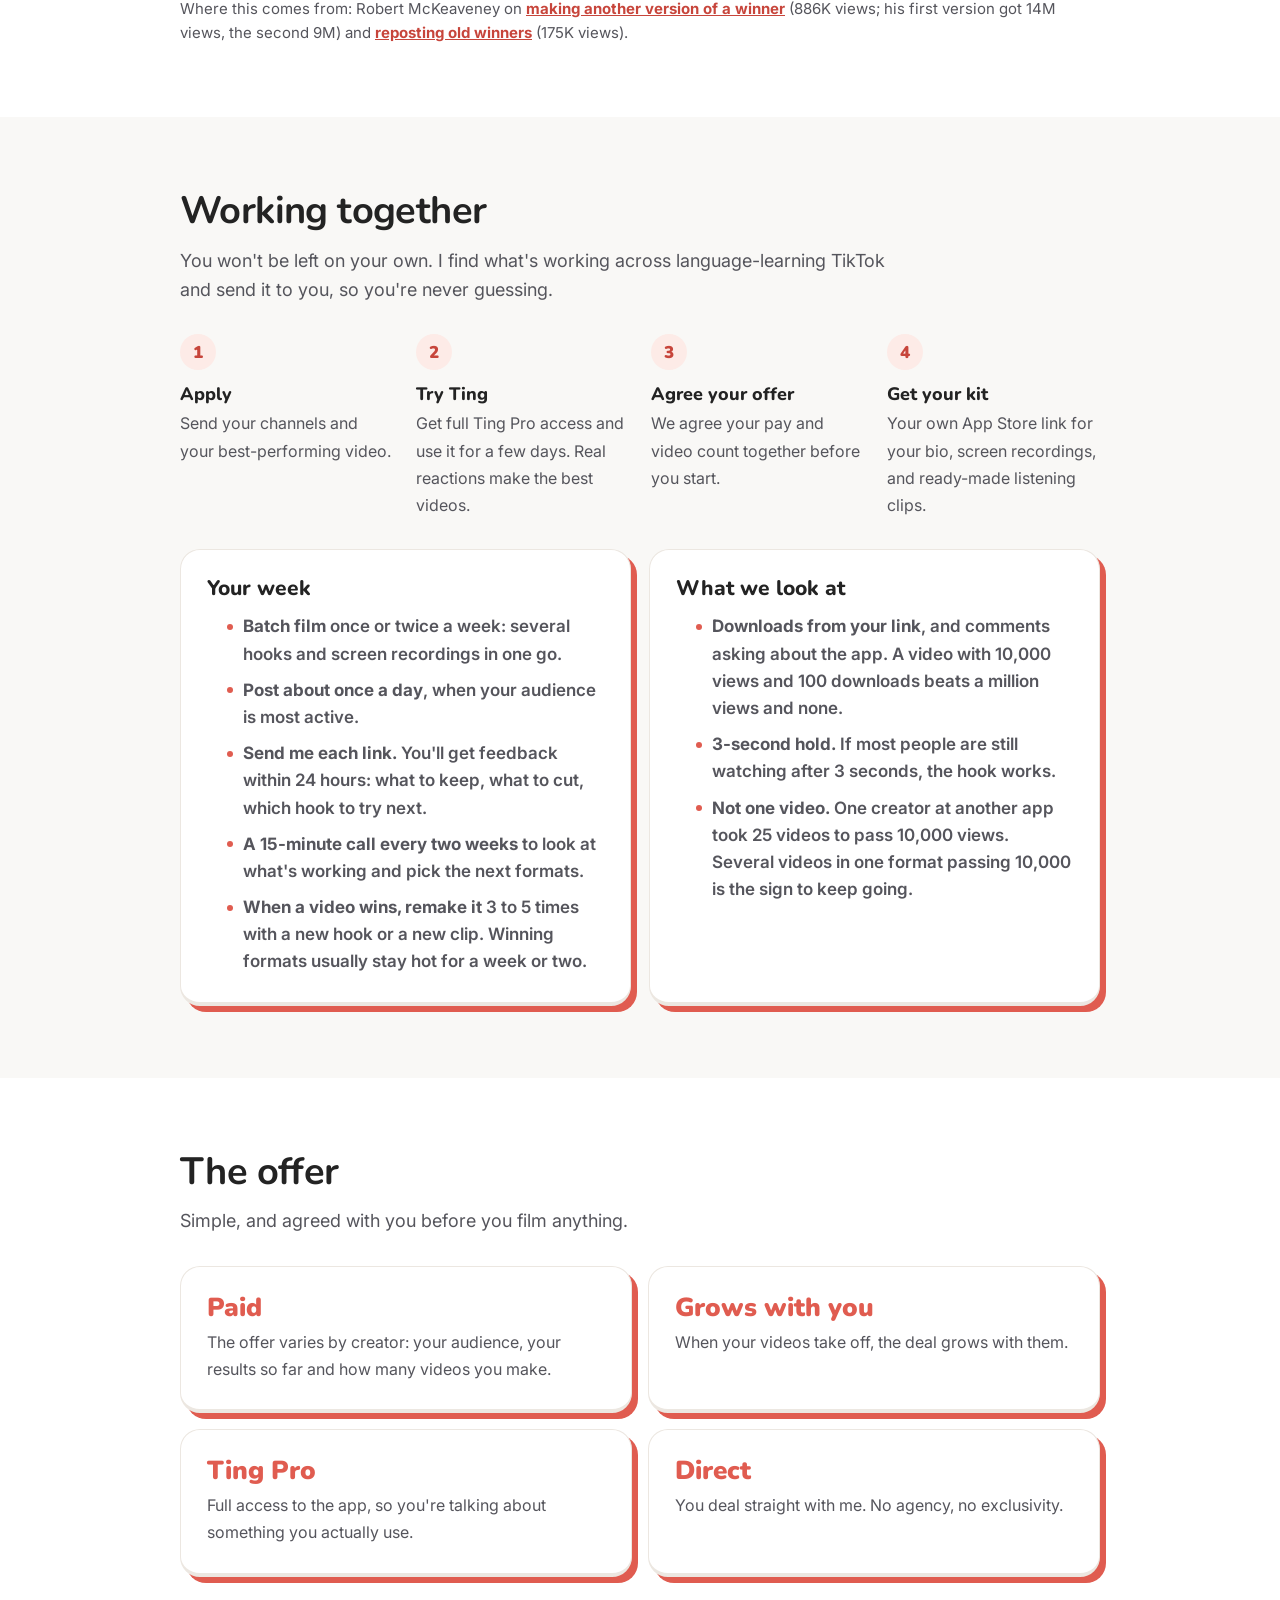
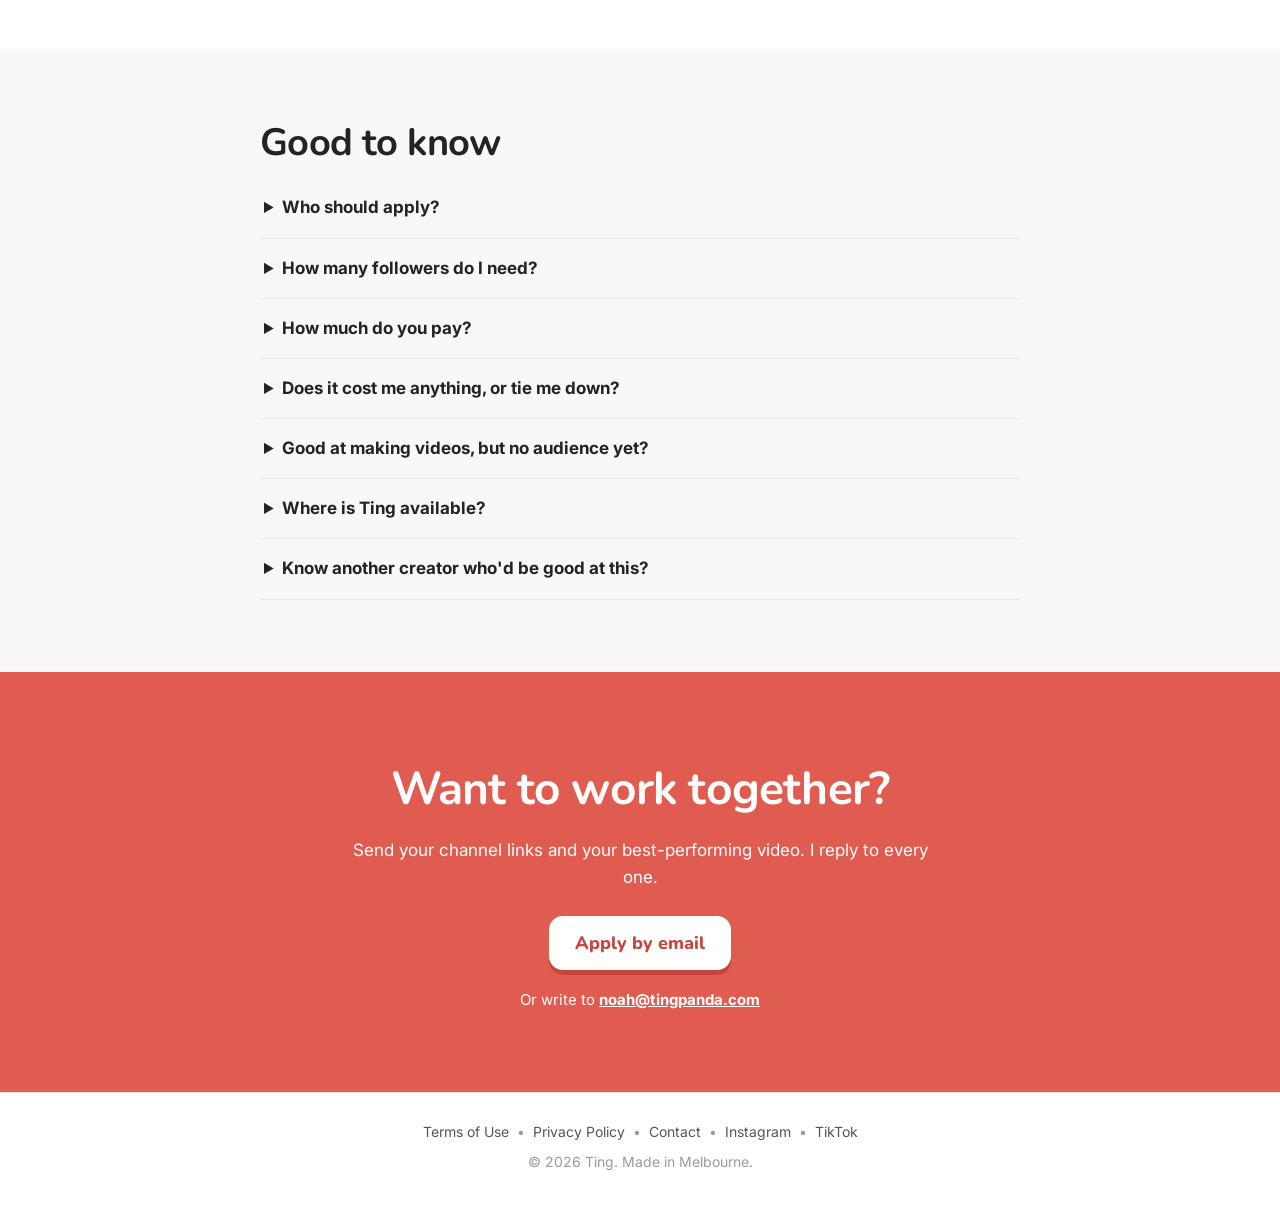
<file: creators.html>
<!doctype html>
<html lang="en">
<head>
<meta charset="utf-8">
<meta name="viewport" content="width=device-width, initial-scale=1">
<meta name="robots" content="noindex, nofollow">
<title>Ting Creator Checklist</title>
<meta name="description" content="The Ting creator checklist: warm up, find an idea, make it, check it, post, review, repeat.">
<meta property="og:title" content="Ting Creator Playbook">
<meta property="og:description" content="Simple videos that help people finally understand spoken Chinese. Get paid, on an offer agreed with you.">
<meta property="og:image" content="https://tingpanda.com/img/icon.png">
<link rel="icon" href="img/favicon.png?v=2">
<link rel="apple-touch-icon" href="img/icon.png?v=2">
<link rel="preconnect" href="https://fonts.googleapis.com">
<link rel="preconnect" href="https://fonts.gstatic.com" crossorigin>
<link href="https://fonts.googleapis.com/css2?family=Nunito:wght@700;800;900&family=Inter:wght@300;400;500;600;700&family=Noto+Sans+SC:wght@500;700&display=swap" rel="stylesheet">
<link rel="stylesheet" href="home.css?v=11">
<style>
  .c-hero { padding: 72px 0 80px; background: var(--bg-3); }
  .c-hero .wrap { display: grid; grid-template-columns: 1fr 260px; gap: 56px; align-items: center; max-width: 920px; }
  .c-hero .kicker { font: 800 15px "Nunito", sans-serif; color: var(--coral-dark); letter-spacing: .4px; text-transform: uppercase; margin: 0 0 12px; }
  .c-hero h1 { font-size: clamp(36px, 5vw, 56px); line-height: 1.08; letter-spacing: -1px; margin: 0 0 18px; }
  .c-hero h1 em { font-style: normal; color: var(--coral); }
  .c-hero .lede { font-size: 19px; color: var(--ink-2); margin: 0 0 26px; max-width: 32em; }
  .c-hero .small { font-size: 14px; color: var(--ink-2); margin: 14px 0 0; }
  .c-hero img { width: 100%; max-width: 240px; margin: 0 auto; }

  .toc { display: flex; flex-wrap: wrap; gap: 8px; margin: 26px 0 0; padding: 0; list-style: none; }
  .toc a { display: inline-block; padding: 7px 13px; border-radius: 999px; background: #fff; border: 1px solid var(--line); color: var(--ink); text-decoration: none; font: 700 14px "Nunito", sans-serif; }
  .toc a span { color: var(--coral); margin-right: 5px; }

  .c-sec { padding: 72px 0; }
  .c-sec.tint { background: var(--bg-2); }
  .c-sec .wrap { max-width: 920px; }
  .num { display: inline-grid; place-items: center; width: 34px; height: 34px; border-radius: 50%; background: var(--coral); color: #fff; font: 900 17px "Nunito", sans-serif; margin-right: 12px; vertical-align: 4px; }
  .c-sec h2 { font-size: clamp(27px, 3.4vw, 38px); letter-spacing: -.6px; line-height: 1.15; margin: 0 0 14px; }
  .c-sec .intro { color: var(--ink-2); max-width: 40em; margin: 0 0 30px; font-size: 18px; }

  .card { background: #fff; border: 1px solid var(--line); border-bottom-width: 4px; border-radius: 20px; padding: 26px; }
  .two { display: grid; grid-template-columns: 1fr 1fr; gap: 18px; }
  .card h3 { font: 800 21px/1.2 "Nunito", sans-serif; margin: 0 0 12px; }
  .card p { color: var(--ink-2); margin: 0 0 12px; }
  .card p:last-child { margin-bottom: 0; }
  .card ul { margin: 0; padding-left: 20px; color: var(--ink-2); }
  .card li { margin-bottom: 9px; }
  .card li:last-child { margin-bottom: 0; }
  .quotes { display: grid; gap: 10px; margin-top: 18px; }
  .quotes q { display: block; background: var(--bg-3); border-radius: 14px; padding: 12px 16px; font-weight: 600; color: var(--ink); quotes: "\201C" "\201D"; }

  .moment { display: grid; grid-template-columns: repeat(3, 1fr); gap: 18px; counter-reset: m; }
  .moment div { background: #fff; border-radius: 18px; padding: 22px; border: 1px solid var(--line); }
  .moment b { display: block; font: 800 19px "Nunito", sans-serif; margin-bottom: 4px; }
  .moment span { color: var(--ink-2); font-size: 16px; }
  .note { margin: 22px 0 0; color: var(--ink-2); font-size: 16px; }
  .note b { color: var(--ink); }

  .fmt { background: #fff; border: 1px solid var(--line); border-bottom-width: 4px; border-radius: 20px; margin-bottom: 16px; }
  .fmt summary { cursor: pointer; list-style: none; display: flex; justify-content: space-between; align-items: center; gap: 20px; padding: 22px 26px; }
  .fmt summary::-webkit-details-marker { display: none; }
  .fmt summary b { display: block; font: 800 21px/1.2 "Nunito", sans-serif; margin-bottom: 4px; }
  .fmt summary span { color: var(--ink-2); font-size: 16px; }
  .fmt summary .tag { display: inline-block; margin-left: 8px; padding: 2px 9px; border-radius: 999px; background: var(--coral-soft); color: var(--coral-dark); font: 800 12px "Nunito", sans-serif; vertical-align: 3px; }
  .fmt summary::after { content: "+"; flex: none; font: 900 28px/1 "Nunito", sans-serif; color: var(--coral); }
  .fmt[open] summary::after { content: "\2212"; }
  .fmt-body { padding: 0 26px 24px; }
  .beats { width: 100%; border-collapse: collapse; font-size: 16px; }
  .beats td { padding: 12px 0; border-top: 1px solid var(--line); vertical-align: top; color: var(--ink-2); }
  .beats td:first-child { width: 96px; font: 800 14px "Nunito", sans-serif; color: var(--coral-dark); padding-top: 14px; }
  .beats td i { font-style: normal; display: block; margin-top: 4px; color: var(--ink); font-weight: 600; }
  .fmt-why { margin: 16px 0 0; color: var(--ink-2); font-size: 16px; }
  .fmt-why b { color: var(--ink); }
  .refs { display: flex; flex-wrap: wrap; gap: 16px; margin-top: 18px; }
  .ref { margin: 0; width: 100%; max-width: 260px; }
  .ref iframe { display: block; width: 100%; aspect-ratio: 9 / 16; border: 0; border-radius: 14px; background: #000; }
  .ref-play { appearance: none; display: flex; flex-direction: column; align-items: center; justify-content: center; gap: 8px; width: 100%; aspect-ratio: 9 / 16; border: 0; border-radius: 14px; background: #231f1c; color: #fff; font: 800 17px "Nunito", sans-serif; cursor: pointer; }
  .ref-play span { font-size: 34px; line-height: 1; }
  .ref figcaption { margin-top: 8px; font-size: 14px; color: var(--ink-2); }
  .ref figcaption a { color: var(--coral-dark); font-weight: 700; }

  .hooks { display: grid; grid-template-columns: 1fr 1fr; gap: 10px; list-style: none; margin: 0; padding: 0; counter-reset: h; }
  .hooks li { counter-increment: h; background: #fff; border: 1px solid var(--line); border-radius: 14px; padding: 14px 16px 14px 50px; position: relative; font-weight: 600; }
  .hooks li::before { content: counter(h); position: absolute; left: 14px; top: 13px; width: 24px; height: 24px; border-radius: 50%; background: var(--coral-soft); color: var(--coral-dark); display: grid; place-items: center; font: 900 13px "Nunito", sans-serif; }

  .dodont h3.do { color: #2f8a57; }
  .dodont h3.dont { color: var(--coral-dark); }

  .steps { list-style: none; margin: 0; padding: 0; display: grid; grid-template-columns: repeat(4, 1fr); gap: 22px; counter-reset: s; }
  .steps li { counter-increment: s; }
  .steps li::before { content: counter(s); display: grid; place-items: center; width: 36px; height: 36px; border-radius: 50%; background: var(--coral-soft); color: var(--coral-dark); font: 900 17px "Nunito", sans-serif; margin-bottom: 12px; }
  .steps b { display: block; font: 800 18px "Nunito", sans-serif; margin-bottom: 4px; }
  .steps span { color: var(--ink-2); font-size: 16px; }
  .week { margin-top: 30px; }

  .terms { display: grid; grid-template-columns: repeat(2, 1fr); gap: 16px; }
  .term b { display: block; font: 900 26px/1.15 "Nunito", sans-serif; color: var(--coral); margin-bottom: 6px; }
  .term span { color: var(--ink-2); font-size: 16px; }

  .c-sec.faq { max-width: none; padding: 72px 0; }
  .c-sec.faq .wrap { max-width: 760px; }
  .c-sec.faq h2 { text-align: left; }

  .apply { background: var(--coral); color: #fff; text-align: center; padding: 80px 0; }
  .apply h2 { font-size: clamp(30px, 4.2vw, 46px); letter-spacing: -.8px; margin: 0 0 12px; }
  .apply p { margin: 0 auto 24px; max-width: 34em; }
  .apply .btn { background: #fff; color: var(--coral-dark); box-shadow: 0 5px 0 var(--coral-dark); }
  .apply .mail { font-size: 15px; margin: 18px auto 0; }
  .apply .mail a { color: #fff; font-weight: 700; }

  @media (max-width: 860px) {
    .c-hero { padding: 44px 0 52px; }
    .c-hero .wrap { grid-template-columns: 1fr; gap: 28px; }
    .c-hero img { max-width: 160px; margin: 0; order: -1; }
    .c-sec, .apply { padding: 56px 0; }
    .two, .moment, .hooks, .terms { grid-template-columns: 1fr; }
    .steps { grid-template-columns: 1fr 1fr; }
    .beats td:first-child { width: 76px; }
    .fmt summary, .fmt-body { padding-left: 18px; padding-right: 18px; }
  }
  @media (max-width: 480px) { .steps { grid-template-columns: 1fr; } }

  .ck { list-style: none; margin: 0; padding: 0; display: grid; gap: 10px; }
  .ck li { background: #fff; border: 1px solid var(--line); border-radius: 14px; padding: 13px 16px; }
  .ck label { display: flex; gap: 12px; align-items: flex-start; cursor: pointer; font-weight: 600; color: var(--ink); }
  .ck input { flex: none; width: 22px; height: 22px; margin: 1px 0 0; accent-color: var(--coral); }
  .ck small { display: block; font-weight: 400; color: var(--ink-2); font-size: 15px; margin-top: 2px; }
  .ck input:checked + span { color: var(--ink-2); text-decoration: line-through; }
  .ck-reset { margin-top: 14px; appearance: none; border: 1px solid var(--line); background: #fff; border-radius: 999px; padding: 8px 16px; font: 700 14px "Nunito", sans-serif; color: var(--ink); cursor: pointer; }
  .three { display: grid; grid-template-columns: repeat(3, 1fr); gap: 18px; }
  .three .card h3 { font-size: 19px; }
  .tagline { display: inline-block; padding: 3px 10px; border-radius: 999px; background: var(--coral-soft); color: var(--coral-dark); font: 800 13px "Nunito", sans-serif; margin-bottom: 10px; }
  .src { margin: 18px 0 0; font-size: 15px; color: var(--ink-2); }
  .src a { color: var(--coral-dark); font-weight: 700; }
  .people { display: grid; grid-template-columns: 1fr 1fr; gap: 18px; }
  .people ul { list-style: none; padding: 0; }
  .people li { padding: 9px 0; border-top: 1px solid var(--line); }
  .people li:first-child { border-top: 0; }
  .people li::before { display: none; content: none; }
  .people ul li { padding-left: 0; }
  .people a { color: var(--coral-dark); font-weight: 700; }
  .graph { display: grid; grid-template-columns: repeat(3, 1fr); gap: 18px; }
  .graph svg { width: 100%; height: auto; display: block; margin-bottom: 12px; background: var(--bg-3); border-radius: 12px; }
  .graph b { display: block; font: 800 18px "Nunito", sans-serif; margin-bottom: 4px; }
  .graph span { color: var(--ink-2); font-size: 15px; }
  @media (max-width: 860px) { .three, .people, .graph { grid-template-columns: 1fr; } }

  .lib { display: grid; gap: 22px; }
  .libfmt { background: #fff; border: 1px solid var(--line); border-bottom-width: 4px; border-radius: 20px; padding: 26px; }
  .libfmt h3 { font: 800 23px/1.2 "Nunito", sans-serif; margin: 6px 0 8px; }
  .libfmt .ev { color: var(--ink-2); margin: 0 0 18px; }
  .libgrid { display: grid; grid-template-columns: 1fr 400px; gap: 26px; align-items: start; }
  .tl { display: grid; gap: 8px; }
  .tl div { border-radius: 12px; padding: 12px 14px; border-left: 6px solid; background: var(--bg-3); }
  .tl b { display: block; font: 800 15px "Nunito", sans-serif; }
  .tl b i { font-style: normal; font-weight: 700; color: var(--ink-2); margin-left: 6px; }
  .tl span { display: block; color: var(--ink-2); font-size: 15px; margin-top: 2px; }
  .tl .h { border-color: #e8604c; } .tl .h b { color: #c4432f; }
  .tl .bu { border-color: #e9a23b; } .tl .bu b { color: #a86a10; }
  .tl .po { border-color: #3fa66b; } .tl .po b { color: #2f8a57; }
  .key { display: flex; flex-wrap: wrap; gap: 14px; margin: 0 0 18px; font: 700 14px "Nunito", sans-serif; color: var(--ink-2); }
  .key span::before { content: ""; display: inline-block; width: 12px; height: 12px; border-radius: 3px; margin-right: 6px; vertical-align: -1px; }
  .key .h::before { background: #e8604c; } .key .bu::before { background: #e9a23b; } .key .po::before { background: #3fa66b; }
  .ting { margin: 16px 0 0; padding: 14px 16px; border-radius: 12px; background: var(--coral-soft); color: var(--ink); font-size: 15px; }
  .librefs { display: grid; grid-template-columns: 1fr 1fr; gap: 14px; }
  .ref.ig { max-width: none; }
  .ref.ig .ref-play, .ref.ig iframe { aspect-ratio: 28 / 62; }
  .empty { color: var(--ink-2); }
  @media (max-width: 860px) { .libgrid { grid-template-columns: 1fr; } }
  .ebox { background: #fff; border: 1px solid var(--line); border-bottom-width: 4px; border-radius: 20px; }
  .ebox > summary { cursor: pointer; list-style: none; display: flex; align-items: center; gap: 14px; padding: 20px 26px; }
  .ebox > summary::-webkit-details-marker { display: none; }
  .ebox > summary .tagline { margin: 0; }
  .ebox > summary b { font: 800 21px/1.2 "Nunito", sans-serif; }
  .ebox > summary .cnt { margin-left: auto; color: var(--ink-2); font: 700 15px "Nunito", sans-serif; }
  .ebox > summary::after { content: "+"; flex: none; font: 900 28px/1 "Nunito", sans-serif; color: var(--coral); }
  .ebox[open] > summary::after { content: "\2212"; }
  .ebox-body { padding: 0 20px 20px; }
  .ebox .fmt { margin: 0; background: var(--bg-3); border-bottom-width: 1px; }
  .ebox .fmt + .fmt { margin-top: 12px; }
  .tr { margin-top: 14px; border: 1px solid var(--line); border-radius: 14px; background: #fff; }
  .tr summary { cursor: pointer; list-style: none; padding: 14px 18px; font: 800 16px "Nunito", sans-serif; display: flex; gap: 8px; align-items: center; }
  .tr summary::-webkit-details-marker { display: none; }
  .tr summary em { font-style: normal; color: var(--ink-2); font-weight: 700; }
  .tr summary::after { content: "+"; margin-left: auto; font: 900 22px/1 "Nunito", sans-serif; color: var(--coral); }
  .tr[open] summary::after { content: "\2212"; }
  .tr .beats { padding: 0 18px 10px; display: block; }
  .tr .beats td:first-child { width: 78px; }
  .tr q { color: var(--ink); font-weight: 600; }
  .lib { grid-template-columns: minmax(0, 1fr); }
  .ebox, .ebox-body, .ebox .fmt, .fmt-body, .tr { min-width: 0; }
  .cmpwrap { padding: 0 18px 14px; overflow-x: auto; }
  .cmp { width: 100%; border-collapse: collapse; font-size: 15px; min-width: 620px; }
  .cmp th, .cmp td { text-align: left; vertical-align: top; padding: 10px 10px 10px 0; border-top: 1px solid var(--line); color: var(--ink-2); }
  .cmp thead th { font: 800 13px "Nunito", sans-serif; color: var(--ink); border-top: 0; }
  .cmp tbody th { font: 800 14px "Nunito", sans-serif; color: var(--coral-dark); width: 110px; }
  .cmp td:last-child { color: var(--ink); font-weight: 600; }
  .cmpnote { margin: 0; padding: 0 18px 14px; color: var(--ink-2); font-size: 13px; }
  @media (max-width: 600px) { .ebox > summary { flex-wrap: wrap; gap: 6px 12px; padding: 18px 52px 18px 18px; position: relative; } .ebox > summary b { width: 100%; } .ebox > summary .cnt { margin-left: 0; width: 100%; } .ebox > summary::after { position: absolute; right: 18px; top: 18px; } .ebox-body { padding: 0 12px 14px; } }
</style>
</head>
<body>

<nav class="top">
  <div class="wrap">
    <a class="brand" href="./"><img src="img/icon.png" alt=""><img class="word" src="img/wordmark.png" alt="Ting"></a>
    <div class="links">
      <a href="#first">Before you start</a>
      <a href="#idea">Ideas</a>
      <a href="#library">Library</a>
      <a href="#make">Make it</a>
      <a href="#review">Review</a>
    </div>
    <div class="cta"><a class="btn" href="#apply">Apply</a></div>
  </div>
</nav>

<header class="c-hero">
  <div class="wrap">
    <div>
      <p class="kicker">Ting creator checklist</p>
      <h1>Short videos that help people <em>finally understand spoken Chinese.</em></h1>
      <p class="lede">Work down this page in order for every video: warm up once, then idea, make, check, post, review, repeat. Keep it open while you film.</p>
      <a class="btn big" href="#apply">Apply to join</a>
      <p class="small">Goes straight to me, Noah. I built Ting.</p>
      <ul class="toc">
        <li><a href="#first"><span>0</span>Before you start</a></li>
        <li><a href="#warm"><span>1</span>Warm up</a></li>
        <li><a href="#idea"><span>2</span>Find an idea</a></li>
        <li><a href="#library"><span>+</span>Format library</a></li>
        <li><a href="#make"><span>3</span>Make it</a></li>
        <li><a href="#check"><span>4</span>Check it</a></li>
        <li><a href="#post"><span>5</span>Post</a></li>
        <li><a href="#review"><span>6</span>Review</a></li>
        <li><a href="#next"><span>7</span>What next</a></li>
      </ul>
    </div>
    <img src="img/ting-celebrate.png" alt="Ting the panda, jumping with both arms up">
  </div>
</header>

<section class="c-sec" id="first">
  <div class="wrap">
    <h2><span class="num">0</span>Before you start</h2>
    <p class="intro">Ting is an iPhone app that teaches Mandarin through a feed of short, real Chinese clips. Each clip uses words the learner mostly knows, with one new word at a time. Tap any word for its pinyin and meaning.</p>
    <div class="two">
      <div class="card">
        <h3>Who every video is for: the rusty middle learner</h3>
        <ul>
          <li>Learned Chinese before (school, uni, a class, an app), then stopped.</li>
          <li>Remembers lots of words, but can't follow people talking at normal speed.</li>
          <li>Dramas are too hard. Beginner videos are too easy. Nothing sits in the middle.</li>
          <li>Scrolls more than they'd like, and wants about 15 minutes a day that feels like progress.</li>
        </ul>
        <div class="quotes">
          <q>I know the words, I just can't hear them when people talk.</q>
          <q>I used to be decent at Chinese.</q>
        </div>
      </div>
      <div class="card">
        <h3>The one rule: show the click</h3>
        <p>People download when they see the app working on a real phone. Every video shows this moment by second 15:</p>
        <ul>
          <li><b>A real clip plays</b> in Ting, at normal speed.</li>
          <li><b>You tap a word</b> and the pinyin and meaning pop up.</li>
          <li><b>It clicks:</b> suddenly you understand what they said.</li>
        </ul>
        <p class="note">Screen-record on your iPhone (Control Centre, then Screen Recording) with your own Ting account.</p>
      </div>
    </div>
  </div>
</section>

<section class="c-sec tint" id="warm">
  <div class="wrap">
    <h2><span class="num">1</span>Warm up your account (2 days, once)</h2>
    <p class="intro">Before your first Ting video, spend two days teaching the app who your audience is. Don't post anything during these two days.</p>
    <ol class="ck" data-ck="warm">
      <li><label><input type="checkbox"><span>Follow the top creators for other Chinese-learning apps (below)<small>Watch their videos all the way through, like and comment. Notice which formats they repeat.</small></span></label></li>
      <li><label><input type="checkbox"><span>Watch and interact with Chinese-learning content<small>The videos a rusty learner watches: listening tests, "how do you say", Chinese at real speed, learner stories, C-drama clips.</small></span></label></li>
      <li><label><input type="checkbox"><span>Write down 3 formats you keep seeing<small>These are your first ideas for step 2.</small></span></label></li>
    </ol>
    <div class="people" style="margin-top:22px">
      <div class="card">
        <h3>Pingo AI's creators (Chinese)</h3>
        <ul>
          <li><a href="https://www.tiktok.com/@howtosaynihao" target="_blank" rel="noopener">@howtosaynihao</a>: top videos 617K and 483K likes</li>
          <li><a href="https://www.tiktok.com/@learnchinesewithrae" target="_blank" rel="noopener">@learnchinesewithrae</a>: top video 288K likes</li>
          <li><a href="https://www.tiktok.com/@nihao.pals" target="_blank" rel="noopener">@nihao.pals</a>: top video 24K likes</li>
        </ul>
      </div>
      <div class="card">
        <h3>Tenmin's creators (Chinese)</h3>
        <ul>
          <li><a href="https://www.tiktok.com/@study.with.wallakpu" target="_blank" rel="noopener">@study.with.wallakpu</a>: top video 171K likes</li>
          <li><a href="https://www.tiktok.com/@tiavsjapanese" target="_blank" rel="noopener">@tiavsjapanese</a>: top video 80K likes</li>
          <li><a href="https://www.tiktok.com/@chinesewithvio" target="_blank" rel="noopener">@chinesewithvio</a></li>
        </ul>
      </div>
    </div>
    <div class="refs">
      <figure class="ref"><button class="ref-play" type="button" data-src="https://www.tiktok.com/player/v1/7697328901172874516?controls=1&amp;autoplay=1" data-title="Reference video by @howtosaynihao" aria-label="Play reference video by @howtosaynihao"><span>▶</span>Play video</button><figcaption><a href="https://www.tiktok.com/@howtosaynihao/video/7697328901172874516" target="_blank" rel="noopener">@howtosaynihao</a> · 617K likes, for Pingo AI</figcaption></figure>
      <figure class="ref"><button class="ref-play" type="button" data-src="https://www.tiktok.com/player/v1/7694595263511399687?controls=1&amp;autoplay=1" data-title="Reference video by @study.with.wallakpu" aria-label="Play reference video by @study.with.wallakpu"><span>▶</span>Play video</button><figcaption><a href="https://www.tiktok.com/@study.with.wallakpu/video/7694595263511399687" target="_blank" rel="noopener">@study.with.wallakpu</a> · 171K likes, for Tenmin</figcaption></figure>
    </div>
    <p class="src">Like counts are from TikTok search on 18 Nov 2026.</p>
  </div>
</section>

<section class="c-sec" id="idea">
  <div class="wrap">
    <h2><span class="num">2</span>Find an idea</h2>
    <p class="intro">Don't invent from scratch. Find a video that has already gone viral, keep its structure, and change the topic to Chinese and Ting. Then you know the idea works before you film it.</p>
    <ol class="ck" data-ck="idea">
      <li><label><input type="checkbox"><span>Find a viral video to copy<small>From the creators above, or from any niche. A format that worked for fitness or comedy can work for Chinese.</small></span></label></li>
      <li><label><input type="checkbox"><span>Keep the structure, change the topic<small>Same timing, same kind of hook, same payoff, now about understanding Chinese.</small></span></label></li>
      <li><label><input type="checkbox"><span>Pick which E it gives<small>Every viral video has at least one: entertainment, education or emotion (below).</small></span></label></li>
    </ol>
    <div class="three" style="margin-top:22px">
      <div class="card"><span class="tagline">Entertainment</span><h3>It's funny or fun to watch</h3><p>Pingo and Tenmin creators get this from a learner's mistake and the app's reaction.</p></div>
      <div class="card"><span class="tagline">Education</span><h3>They learn something</h3><p>A word, a phrase, or the moment a fast line suddenly makes sense.</p></div>
      <div class="card"><span class="tagline">Emotion</span><h3>They feel it</h3><p>Frustration at Chinese, relief when it clicks, "that's me".</p></div>
    </div>
    <h3 style="margin:38px 0 14px;font:800 22px Nunito,sans-serif">Where to look</h3>
    <div class="two">
      <div class="card"><h3>Scroll like your viewer</h3><p>Spend 10 minutes scrolling Instagram and TikTok the way a rusty learner would. Every time an app ad or a creator's app video stops you, save it and write down why: what question the first 3 seconds made you ask, and which E it gave you.</p></div>
      <div class="card"><h3>Look at small accounts</h3><p>The best formats to copy come from accounts with few followers that still got huge views. Then it was the format that did the work, not the creator's fame.</p></div>
    </div>
    <h3 style="margin:38px 0 14px;font:800 22px Nunito,sans-serif">How to tell a format is good</h3>
    <ol class="ck" data-ck="good">
      <li><label><input type="checkbox"><span>It beat the account's own normal<small>Far more views than the account's followers, or far more than its usual videos.</small></span></label></li>
      <li><label><input type="checkbox"><span>It worked more than once<small>Several videos in the same format did well, on one account or across a few. One hit can be luck.</small></span></label></li>
      <li><label><input type="checkbox"><span>People are still posting it this month<small>Formats go stale once everyone has copied them.</small></span></label></li>
      <li><label><input type="checkbox"><span>It gives at least one E</span></label></li>
      <li><label><input type="checkbox"><span>Ting can be the content, not an add-on<small>The app working on screen (a clip, a tap, it clicks) fits inside the format naturally, by second 15.</small></span></label></li>
    </ol>
    <h3 style="margin:38px 0 14px;font:800 22px Nunito,sans-serif">Small things that make a big difference</h3>
    <div class="two">
      <div class="card"><h3>Don't say the app's name</h3><p>Show Ting working, but don't say or write its name in the video. People comment "what app is this?", the comments push the video to more people, and you reply "link in my bio".</p></div>
      <div class="card"><h3>Comments about the app beat views</h3><p>A video with fewer views and lots of "what app is this?" comments is worth more than a viral one nobody asks about. Those comments are the sign it sells.</p></div>
    </div>
    <p class="src">Where this comes from: Robert McKeaveney (founder of Wants and Needs) on <a href="https://www.instagram.com/reel/DfOc5_bTDrS/" target="_blank" rel="noopener">taking the structure and changing the niche</a> (1.2M views), <a href="https://www.instagram.com/reel/De6G1gzzKCA/" target="_blank" rel="noopener">finding a viral video and twisting it</a> (304K views) and <a href="https://www.instagram.com/reel/DfY-8rETTPs/" target="_blank" rel="noopener">the 3 E's of value</a> (1.4M views).</p>
  </div>
</section>

<section class="c-sec tint" id="library">
  <div class="wrap">
    <h2>Format library</h2>
    <p class="intro">Real formats that passed the checklist above, one or more for each E. Each one is broken into its hook, buildup and payoff so you can see how it holds attention. Watch the originals, then change the topic to Chinese.</p>
    <div class="key"><span class="h">Hook</span><span class="bu">Buildup</span><span class="po">Payoff</span></div>
    <div class="lib">

      <details class="ebox">
        <summary><span class="tagline">Education</span><b>They learn something</b><span class="cnt">1 format</span></summary>
        <div class="ebox-body">

          <details class="fmt">
            <summary><div><b>"Your brain on scrolling" explainer</b><span>60 to 90 s, talking to camera · 150K and 37K likes</span></div></summary>
            <div class="fmt-body">
              <p class="ev">Talking to camera with a mic, a small picture over your head that changes every few seconds. Two different creators used the same script for two different apps.</p>
              <div class="libgrid">
                <div>
                  <div class="tl">
                    <div class="h"><b>Hook<i>0 to 3 s</i></b><span>On-screen text says your intelligence is in danger, next to a brain scan. Spoken: a plea to send this to friends you love. The question: why is my brain in danger?</span></div>
                    <div class="bu"><b>Buildup 1: the shock fact<i>3 to 19 s</i></b><span>A study reported in a big newspaper linking heavy screen time in teenagers to early signs of brain decline. A new picture appears with each claim, which hooks you again.</span></div>
                    <div class="bu"><b>Buildup 2: "is this you?"<i>19 to 36 s</i></b><span>Three quick questions about your own phone habits, then the twist that this is withdrawal. It stops being about teenagers and becomes about you.</span></div>
                    <div class="bu"><b>Buildup 3: the explanation<i>36 to 61 s</i></b><span>Why it happens: the part of the brain that controls impulses keeps developing until about 25, and short videos flood it with dopamine. This is the education.</span></div>
                    <div class="bu"><b>The turn<i>61 to 72 s</i></b><span>Don't throw your phone away, that's a fight you'll lose. Instead, use the habit you already have. The new question: how?</span></div>
                    <div class="po"><b>Payoff: the swap<i>72 to 89 s</i></b><span>The app is the answer: the same scrolling, but you're learning something. The 150K version never says the app's name and asks you to comment a word to get it. The 37K version names the app and shows it on screen.</span></div>
                  </div>
                  <p class="ting"><b>For Ting:</b> the same worry about scrolling, and the payoff is swapping it for a feed of real Chinese clips. Only quote a study you've checked yourself.</p>
                </div>
                <div class="librefs">
                  <figure class="ref ig"><button class="ref-play" type="button" data-src="https://www.instagram.com/reel/DZ0I_oKNdDL/embed/" data-title="Reference video by @improvewithkate" aria-label="Play reference video by @improvewithkate"><span>▶</span>Play video</button><figcaption><a href="https://www.instagram.com/reel/DZ0I_oKNdDL/" target="_blank" rel="noopener">@improvewithkate</a> · 150K likes, app not named</figcaption></figure>
                  <figure class="ref ig"><button class="ref-play" type="button" data-src="https://www.instagram.com/reel/DdfsYsVPv7S/embed/" data-title="Reference video by @jsandro.lockedin" aria-label="Play reference video by @jsandro.lockedin"><span>▶</span>Play video</button><figcaption><a href="https://www.instagram.com/reel/DdfsYsVPv7S/" target="_blank" rel="noopener">@jsandro.lockedin</a> · 37K likes, app named</figcaption></figure>
                </div>
              </div>
            <details class="tr">
              <summary>Line by line: @improvewithkate <em>89 s</em></summary>
              <table class="beats">
              <tr><td>0–3 s</td><td>Hook, quoted exactly: <q>If you love your friends, please send them this right now.</q> On screen: your intelligence is in danger.</td></tr>
              <tr><td>3–19 s</td><td>Cites a study reported in the New York Times: teenagers with heavy screen time show brain markers like early-stage Alzheimer's (memory loss, cognitive decline), in kids as young as 16.</td></tr>
              <tr><td>19–23 s</td><td>Gives it a frightening clinical name.</td></tr>
              <tr><td>23–32 s</td><td>Three "is this you?" questions: reaching for your phone before saying good morning, snapping when it's taken away, not being able to sit still without it.</td></tr>
              <tr><td>32–36 s</td><td>The reframe: that isn't attitude, it's withdrawal, and withdrawal means addiction.</td></tr>
              <tr><td>36–48 s</td><td>The explanation: the front of the brain that handles impulses, emotions and decisions keeps developing until about 25.</td></tr>
              <tr><td>48–61 s</td><td>Short videos flood it with dopamine so often it can't develop properly, and you're watching it happen.</td></tr>
              <tr><td>61–66 s</td><td>The turn: don't put your phone away, that's a fight you'll lose.</td></tr>
              <tr><td>66–74 s</td><td>Instead, use the same reward loop: the same scrolling, the same dopamine.</td></tr>
              <tr><td>74–86 s</td><td>But the feed is easy educational content taken from real books, in the format your brain already wants.</td></tr>
              <tr><td>86–89 s</td><td>Call to action: comment a keyword and she'll send you the app. The app is never named.</td></tr>
              </table>
            </details>
            <details class="tr">
              <summary>Line by line: @jsandro.lockedin <em>62 s</em></summary>
              <table class="beats">
              <tr><td>0–3 s</td><td>Hook: the same line, word for word, as the video above.</td></tr>
              <tr><td>3–17 s</td><td>The same study, reworded slightly, now including young adults.</td></tr>
              <tr><td>17–24 s</td><td>The three questions are rewritten for adults: it's harder to concentrate at work than a few years ago, you need to scroll to fall asleep, you can't sit still without your phone.</td></tr>
              <tr><td>24–27 s</td><td>The reframe: that isn't normal, it's dependence, and dependence means addiction.</td></tr>
              <tr><td>27–42 s</td><td>The same brain explanation: the phone rewires you to put scrolling ahead of your own goals.</td></tr>
              <tr><td>42–46 s</td><td>The turn: don't take the phone away, it's a fight you won't win.</td></tr>
              <tr><td>46–58 s</td><td>The payoff names a screen-time app that blocks distracting apps and checks in before you open social media.</td></tr>
              <tr><td>58–62 s</td><td>A personal recommendation and "try it out".</td></tr>
              </table>
            </details>
              <details class="tr" open>
                <summary>Script comparison: what changed between the two <em>beat by beat</em></summary>
                <div class="cmpwrap"><table class="cmp">
                  <thead><tr><th>Beat</th><th>@improvewithkate (150K)</th><th>@jsandro.lockedin (37K)</th><th>What changed</th></tr></thead>
                  <tbody>
                  <tr><th>Hook</th><td>The exact same opening line in both, word for word. Kate adds on-screen text saying your intelligence is in danger.</td><td>Same line, no change.</td><td>Identical. The hook is the part they copied exactly.</td></tr>
                  <tr><th>Length</th><td>89 seconds</td><td>62 seconds</td><td>Jeremy cut 27 seconds, mostly from the payoff and explanation.</td></tr>
                  <tr><th>The study</th><td>Teenagers with heavy screen time show early-Alzheimer's brain markers, in kids as young as 16.</td><td>Same study, but "teenagers <i>and young adults</i>".</td><td>Jeremy widens it so adults feel included.</td></tr>
                  <tr><th>Scary name</th><td>A separate beat naming the condition.</td><td>Folded into the study beat.</td><td>Faster, one less stop.</td></tr>
                  <tr><th>"Is this you?" 1</th><td>Do you reach for your phone before saying good morning to anyone?</td><td>Is it harder to concentrate on work than a few years ago?</td><td>Kate: home and family life. Jeremy: work life, so it's aimed at adults.</td></tr>
                  <tr><th>"Is this you?" 2</th><td>Do you snap when your phone is taken away?</td><td>Do you need to scroll to fall asleep?</td><td>Same switch: a teenager moment versus an adult one.</td></tr>
                  <tr><th>"Is this you?" 3</th><td>Can you not sit still without it?</td><td>Same question.</td><td>Identical.</td></tr>
                  <tr><th>Reframe</th><td>Not attitude, it's withdrawal, and withdrawal means addiction.</td><td>Not normal, it's dependence, and dependence means addiction.</td><td>Same sentence shape, new nouns.</td></tr>
                  <tr><th>Brain</th><td>Dopamine stops the brain developing properly, and you're watching it happen.</td><td>Your phone rewires you to put scrolling ahead of your own goals, and you can feel it now.</td><td>Kate: fear about damage. Jeremy: guilt about goals.</td></tr>
                  <tr><th>Turn</th><td>Don't put the phone away, it's a fight you won't win.</td><td>Same idea.</td><td>Identical.</td></tr>
                  <tr><th>Payoff</th><td>Keep the same scrolling and the same dopamine, but the feed is easy learning from real books. The app is never named.</td><td>Names a screen-time app that blocks distracting apps and checks in first.</td><td>Kate swaps the habit. Jeremy blocks it. The swap needs no willpower.</td></tr>
                  <tr><th>Call to action</th><td>Comment a keyword and she'll send you the app.</td><td>A personal recommendation and "try it out".</td><td>Kate's makes people comment, and comments push the video out.</td></tr>
                  <tr><th>Result</th><td>150K likes</td><td>37K likes</td><td>Same hook and structure. The bigger one kept the app secret, swapped the habit instead of blocking it, and asked for comments.</td></tr>
                  </tbody>
                </table></div>
              </details>
              <details class="tr">
                <summary>How it's made: side by side <em>measured with rea-video</em></summary>
                <div class="cmpwrap"><table class="cmp">
                  <thead><tr><th>What</th><th>@improvewithkate (150K)</th><th>@jsandro.lockedin (37K)</th><th>So what</th></tr></thead>
                  <tbody>
                  <tr><th>Filmed</th><td>Phone on a fixed mount, medium close-up, holding a wired earphone mic</td><td>Phone on a fixed mount, closer framing, holding a small clip mic</td><td>Both are a single setup you can film in one sitting. No AI and no studio.</td></tr>
                  <tr><th>Cuts</th><td>25 shots, a cut every 3.6 s (16 a minute)</td><td>29 shots, a cut every 2.1 s (27 a minute)</td><td>Jump cuts on the same shot remove the pauses. The bigger video cut less often.</td></tr>
                  <tr><th>Pictures over the head</th><td>3 images (brain scans, a phone-glow face, a brain diagram)</td><td>10 images, on most lines</td><td>More pictures didn't mean more likes. A few well-timed ones are enough.</td></tr>
                  <tr><th>The app on screen</th><td>Never shown</td><td>The last 11 s are a screen recording of the app, with him in a small corner window</td><td>Showing the app turns it into an ad. Keeping it hidden makes people ask in the comments.</td></tr>
                  <tr><th>Music</th><td>A quiet music bed under the voice from 8.5 s to the end</td><td>No music, just voice</td><td>The bed adds mood and keeps the energy up under a long talk.</td></tr>
                  <tr><th>Look</th><td>Warm lamps in the background, darker and moodier colours</td><td>A plain room, natural colours</td><td>The cosier, moodier frame feels more personal and less like an ad.</td></tr>
                  <tr><th>Captions</th><td>White captions in the middle of the screen, a few words at a time</td><td>The same style</td><td>Both caption every line. People watch with the sound off.</td></tr>
                  </tbody>
                </table></div>
                <p class="cmpnote">Measured by the rea-video tool (shot cuts, pace, music, framing, colour), with how each shot was filmed checked by eye.</p>
              </details>
            </div>
          </details>

        </div>
      </details>

      <details class="ebox">
        <summary><span class="tagline">Entertainment</span><b>It's funny or fun to watch</b><span class="cnt">1 format</span></summary>
        <div class="ebox-body">

          <details class="fmt">
            <summary><div><b>"While they're out ___ btw:"</b><span>Under 10 s, no talking · 360K and 140K likes</span></div></summary>
            <div class="fmt-body">
              <p class="ev">One line of text, no talking, a trending sound, under 10 seconds. Two different creators: "partying" and "studying".</p>
              <div class="libgrid">
                <div>
                  <div class="tl">
                    <div class="h"><b>Hook<i>0 to 2 s</i></b><span>The text line over someone who looks completely locked in at a desk, phone in hand. It sets up a "grind while others rest" story. The question: what is he working so hard on?</span></div>
                    <div class="bu"><b>Buildup<i>2 to 5 s</i></b><span>The camera moves in or over the shoulder. He stays serious and focused, so the tension holds.</span></div>
                    <div class="po"><b>Payoff<i>5 to 8 s</i></b><span>The phone screen: he's just doomscrolling. The joke is the gap between the serious setup and the reality. It's short enough that people watch it again.</span></div>
                  </div>
                  <p class="ting"><b>For Ting:</b> Ting's feed looks exactly like doomscrolling. Same setup, but the screen shows real Chinese clips: the twist is he really is getting ahead.</p>
                </div>
                <div class="librefs">
                  <figure class="ref ig"><button class="ref-play" type="button" data-src="https://www.instagram.com/reel/De2wHe8xxOw/embed/" data-title="Reference video by @smallspinale" aria-label="Play reference video by @smallspinale"><span>▶</span>Play video</button><figcaption><a href="https://www.instagram.com/reel/De2wHe8xxOw/" target="_blank" rel="noopener">@smallspinale</a> · 360K likes</figcaption></figure>
                  <figure class="ref ig"><button class="ref-play" type="button" data-src="https://www.instagram.com/reel/De4w0XjvpoQ/embed/" data-title="Reference video by @veidobabyy" aria-label="Play reference video by @veidobabyy"><span>▶</span>Play video</button><figcaption><a href="https://www.instagram.com/reel/De4w0XjvpoQ/" target="_blank" rel="noopener">@veidobabyy</a> · 140K likes</figcaption></figure>
                </div>
              </div>
            <details class="tr">
              <summary>Line by line: @smallspinale <em>8 s</em></summary>
              <table class="beats">
              <tr><td>0–2 s</td><td>No one speaks. Text on screen: while they're out partying. Underneath, he looks completely locked in at a desk, phone in hand. The audio is a trending meme sound.</td></tr>
              <tr><td>2–5 s</td><td>The camera pushes in. The sound builds and he stays dead serious.</td></tr>
              <tr><td>5–8 s</td><td>The reveal: his phone screen shows he's only doomscrolling. The caption makes the joke again: the feed won't scroll itself.</td></tr>
              </table>
            </details>
            <details class="tr">
              <summary>Line by line: @veidobabyy <em>7 s</em></summary>
              <table class="beats">
              <tr><td>0–2 s</td><td>No one speaks. The same text setup with "studying" instead of "partying", over someone locked in. The audio is a different trending sound, one dramatic word.</td></tr>
              <tr><td>2–5 s</td><td>A slow push in. The serious face holds the tension.</td></tr>
              <tr><td>5–7 s</td><td>The reveal: doomscrolling. At 7 seconds it ends before you've decided to swipe, so it plays again.</td></tr>
              </table>
            </details>
              <details class="tr">
                <summary>How it's made: side by side <em>measured with rea-video</em></summary>
                <div class="cmpwrap"><table class="cmp">
                  <thead><tr><th>What</th><th>@smallspinale (360K)</th><th>@veidobabyy (140K)</th><th>So what</th></tr></thead>
                  <tbody>
                  <tr><th>Shots</th><td>2 shots: close side view, then a wide view from behind</td><td>2 shots: him at the desk, then a close-up of the phone screen</td><td>One cut is all it needs. The cut is the punchline.</td></tr>
                  <tr><th>The reveal</th><td>At 2.2 s</td><td>At 2.9 s</td><td>The twist lands within 3 seconds, before anyone thinks about swiping.</td></tr>
                  <tr><th>Camera</th><td>Handheld, moving round him</td><td>On a mount, then the phone held up close to the camera</td><td>Filming the screen up close, like @veidobabyy, is how Ting's feed would show on camera.</td></tr>
                  <tr><th>Look</th><td>Natural, cool night colours. The second shot is brightened and faded</td><td>Black and white, high contrast</td><td>Black and white makes it look serious, which sets up the joke.</td></tr>
                  <tr><th>Text</th><td>One line held on screen the whole time, white with a black outline</td><td>Same style, plus a flexed-arm emoji</td><td>The text is the only setup. No talking needed.</td></tr>
                  <tr><th>Sound</th><td>Trending music only, 112 BPM, cut off hard at the end</td><td>Trending music only, 94 BPM</td><td>Neither cut lands on the beat. The sound sets the mood, the cut sets the timing.</td></tr>
                  </tbody>
                </table></div>
                <p class="cmpnote">Measured by the rea-video tool, with how each shot was filmed checked by eye.</p>
              </details>
            </div>
          </details>

        </div>
      </details>

      <details class="ebox">
        <summary><span class="tagline">Emotion</span><b>They feel it</b><span class="cnt">None yet</span></summary>
        <div class="ebox-body">
          <p class="empty">Found one that passes the checklist? Send it to Noah and it goes here.</p>
        </div>
      </details>

    </div>
    <p class="src">The line-by-line breakdowns describe each video in our own words. Only the hook is quoted. Watch the original for the exact script.</p>
    <p class="src">Like counts as of 18 Nov 2026.</p>
  </div>
</section>

<section class="c-sec" id="make">
  <div class="wrap">
    <h2><span class="num">3</span>Make it: hook, buildup, payoff</h2>
    <p class="intro">Watch time decides whether a video spreads. The hook makes the viewer ask a question, the buildup makes them want the answer more, and the payoff answers it.</p>
    <div class="three">
      <div class="card"><span class="tagline">0 to 3 s</span><h3>Hook</h3><ul><li>Make them ask a question.</li><li>Use a visual, spoken, text and sound hook together.</li><li>Copy hooks that already went viral.</li></ul></div>
      <div class="card"><span class="tagline">Middle</span><h3>Buildup</h3><ul><li>Make the question stronger.</li><li>Don't drag it out.</li><li>Hook them again every few seconds.</li></ul></div>
      <div class="card"><span class="tagline">End</span><h3>Payoff</h3><ul><li>Answer the question.</li><li>Educate, entertain or move them.</li><li>Put it at the very end.</li></ul></div>
    </div>
    <p class="note"><b>Chain them:</b> each payoff can open the next question ("will the next clip be harder?"). When there are no questions left, people stop watching.</p>
    <p class="src">Where this comes from: Robert McKeaveney on <a href="https://www.instagram.com/reel/DexwuW4uC_O/" target="_blank" rel="noopener">every great hook creating a question</a> (1.7M views), <a href="https://www.instagram.com/reel/DfgwAuTT8Ec/" target="_blank" rel="noopener">chaining hooks and payoffs</a> (334K views) and <a href="https://www.instagram.com/reel/DfrEJGFTZ7J/" target="_blank" rel="noopener">what to fix in each part</a> (903K views).</p>
  </div>
</section>

<section class="c-sec tint" id="check">
  <div class="wrap">
    <h2><span class="num">4</span>Check it before you post</h2>
    <p class="intro">Tick every box. If one fails, fix it before posting.</p>
    <ol class="ck" data-ck="check">
      <li><label><input type="checkbox"><span>The first 3 seconds make you ask a question</span></label></li>
      <li><label><input type="checkbox"><span>Something happens in the first second: a reaction, a movement, a sound</span></label></li>
      <li><label><input type="checkbox"><span>The middle never goes more than a few seconds without a new reason to keep watching</span></label></li>
      <li><label><input type="checkbox"><span>The payoff answers the hook, at the very end</span></label></li>
      <li><label><input type="checkbox"><span>It gives at least one E: entertainment, education or emotion</span></label></li>
      <li><label><input type="checkbox"><span>Ting is on screen by second 15, with a word tapped and understood</span></label></li>
      <li><label><input type="checkbox"><span>No promises of fluency or speed, and Ting isn't called "free"</span></label></li>
      <li><label><input type="checkbox"><span>No text burned in with an editing app (add hook text inside TikTok or Instagram)</span></label></li>
      <li><label><input type="checkbox"><span>No other apps' logos, and no reposted original YouTube videos</span></label></li>
      <li><label><input type="checkbox"><span>The app's name isn't said or written in the video</span></label></li>
    </ol>
    <button class="ck-reset" type="button" data-reset="check">Clear the ticks for the next video</button>
  </div>
</section>

<section class="c-sec" id="post">
  <div class="wrap">
    <h2><span class="num">5</span>Post</h2>
    <ol class="ck" data-ck="post">
      <li><label><input type="checkbox"><span>Add the hook as text inside TikTok or Instagram, with a trending sound</span></label></li>
      <li><label><input type="checkbox"><span>Your Ting link is in your bio<small>Don't name the app in the video. When people ask in the comments, reply "link in my bio".</small></span></label></li>
      <li><label><input type="checkbox"><span>Post on both TikTok and Instagram</span></label></li>
      <li><label><input type="checkbox"><span>Send Noah both links the same day</span></label></li>
    </ol>
    <p class="note"><b>Once you have 1,000 followers on Instagram:</b> make 3 to 5 versions of each idea, post them as Trial Reels (shown only to non-followers), and share the best one with everyone. Until then, post one video a day and test hooks across days.</p>
    <p class="note"><b>Don't wait for perfect.</b> Messy hair or a shaky camera doesn't matter. The format, hook, buildup and payoff do. Robert McKeaveney explains why <a href="https://www.instagram.com/reel/Des5kd1TjL9/" target="_blank" rel="noopener">here</a> (402K views).</p>
  </div>
</section>

<section class="c-sec tint" id="review">
  <div class="wrap">
    <h2><span class="num">6</span>Review the analytics (3 days after posting)</h2>
    <p class="intro">Open the video's insights and look at the retention graph: the share of viewers still watching at each second. Its shape tells you which part broke.</p>
    <div class="graph">
      <div class="card"><svg viewBox="0 0 200 90" aria-hidden="true"><line x1="10" y1="80" x2="190" y2="80" stroke="#d9cfc6" stroke-width="2"/><path d="M10 12 C 18 60, 26 66, 40 68 L 190 74" fill="none" stroke="#e8604c" stroke-width="4" stroke-linecap="round" stroke-linejoin="round"/></svg><b>Steep drop at the start</b><span>The hook failed. Most people left in the first 2 or 3 seconds. Make the first second ask a clearer question.</span></div>
      <div class="card"><svg viewBox="0 0 200 90" aria-hidden="true"><line x1="10" y1="80" x2="190" y2="80" stroke="#d9cfc6" stroke-width="2"/><path d="M10 12 C 40 30, 110 52, 190 72" fill="none" stroke="#e8604c" stroke-width="4" stroke-linecap="round" stroke-linejoin="round"/></svg><b>Slow slide through the middle</b><span>The buildup failed. People got bored waiting. Cut the slow parts and re-hook every few seconds.</span></div>
      <div class="card"><svg viewBox="0 0 200 90" aria-hidden="true"><line x1="10" y1="80" x2="190" y2="80" stroke="#d9cfc6" stroke-width="2"/><path d="M10 12 C 30 26, 120 36, 150 40 C 165 44, 172 64, 190 68" fill="none" stroke="#e8604c" stroke-width="4" stroke-linecap="round" stroke-linejoin="round"/></svg><b>Drop just before the end</b><span>The payoff failed. It came too early or didn't answer the hook. Move it to the very end.</span></div>
    </div>
    <div class="two" style="margin-top:18px">
      <div class="card">
        <h3>What good looks like</h3>
        <ul>
          <li>Most people are still watching after 3 seconds, then the line stays fairly flat.</li>
          <li>The video beats your usual views (Instagram's dotted "typical" line). Three below it in a row lowers your next video's starting audience. Three above raises it.</li>
        </ul>
      </div>
      <div class="card">
        <h3>What each video did</h3>
        <ul>
          <li><b>Views:</b> it found new people.</li>
          <li><b>Follows:</b> they wanted more of you.</li>
          <li><b>Downloads from your link and "what app is this?" comments:</b> it sold Ting. These matter most.</li>
        </ul>
        <p class="note">Half your videos can be for reach and half for sales. One video rarely does both.</p>
      </div>
    </div>
    <p class="src">Where this comes from: Robert McKeaveney on <a href="https://www.instagram.com/reel/DfrEJGFTZ7J/" target="_blank" rel="noopener">reading your retention graph</a> (903K views), <a href="https://www.instagram.com/reel/Dftdu9XTCFK/" target="_blank" rel="noopener">your baseline</a> (112K views) and <a href="https://www.instagram.com/reel/De_AqYOTedK/" target="_blank" rel="noopener">the content funnel</a> (4.3M views).</p>
  </div>
</section>

<section class="c-sec" id="next">
  <div class="wrap">
    <h2><span class="num">7</span>What to do next</h2>
    <div class="two">
      <div class="card">
        <h3>It did well</h3>
        <ul>
          <li>Make 3 to 5 more versions now: same idea, new hook, new clip or a new setting.</li>
          <li>A month later, change 1 or 2 parts and post it again.</li>
          <li>Tell Noah, so other creators can try the format too.</li>
        </ul>
      </div>
      <div class="card">
        <h3>It didn't</h3>
        <ul>
          <li>Find the broken part in the graph (step 6) and fix only that part.</li>
          <li>Keep what worked: if the hook held people, reuse it with a better payoff.</li>
          <li>Post fewer videos you're confident in rather than many you're not.</li>
        </ul>
      </div>
    </div>
    <p class="src">Where this comes from: Robert McKeaveney on <a href="https://www.instagram.com/reel/Dealt-zzJHI/" target="_blank" rel="noopener">making another version of a winner</a> (886K views; his first version got 14M views, the second 9M) and <a href="https://www.instagram.com/reel/Dfi_e6Kzw66/" target="_blank" rel="noopener">reposting old winners</a> (175K views).</p>
  </div>
</section>

<section class="c-sec tint" id="how">
  <div class="wrap">
    <h2>Working together</h2>
    <p class="intro">You won't be left on your own. I find what's working across language-learning TikTok and send it to you, so you're never guessing.</p>
    <ol class="steps">
      <li><b>Apply</b><span>Send your channels and your best-performing video.</span></li>
      <li><b>Try Ting</b><span>Get full Ting Pro access and use it for a few days. Real reactions make the best videos.</span></li>
      <li><b>Agree your offer</b><span>We agree your pay and video count together before you start.</span></li>
      <li><b>Get your kit</b><span>Your own App Store link for your bio, screen recordings, and ready-made listening clips.</span></li>
    </ol>
    <div class="two week">
      <div class="card">
        <h3>Your week</h3>
        <ul>
          <li><b>Batch film</b> once or twice a week: several hooks and screen recordings in one go.</li>
          <li><b>Post about once a day</b>, when your audience is most active.</li>
          <li><b>Send me each link.</b> You'll get feedback within 24 hours: what to keep, what to cut, which hook to try next.</li>
          <li><b>A 15-minute call every two weeks</b> to look at what's working and pick the next formats.</li>
          <li><b>When a video wins, remake it</b> 3 to 5 times with a new hook or a new clip. Winning formats usually stay hot for a week or two.</li>
        </ul>
      </div>
      <div class="card">
        <h3>What we look at</h3>
        <ul>
          <li><b>Downloads from your link</b>, and comments asking about the app. A video with 10,000 views and 100 downloads beats a million views and none.</li>
          <li><b>3-second hold.</b> If most people are still watching after 3 seconds, the hook works.</li>
          <li><b>Not one video.</b> One creator at another app took 25 videos to pass 10,000 views. Several videos in one format passing 10,000 is the sign to keep going.</li>
        </ul>
      </div>
    </div>
  </div>
</section>

<section class="c-sec" id="offer">
  <div class="wrap">
    <h2>The offer</h2>
    <p class="intro">Simple, and agreed with you before you film anything.</p>
    <div class="terms">
      <div class="card term"><b>Paid</b><span>The offer varies by creator: your audience, your results so far and how many videos you make.</span></div>
      <div class="card term"><b>Grows with you</b><span>When your videos take off, the deal grows with them.</span></div>
      <div class="card term"><b>Ting Pro</b><span>Full access to the app, so you're talking about something you actually use.</span></div>
      <div class="card term"><b>Direct</b><span>You deal straight with me. No agency, no exclusivity.</span></div>
    </div>
  </div>
</section>

<section class="c-sec tint faq" id="questions">
  <div class="wrap">
    <h2>Good to know</h2>
    <details><summary>Who should apply?</summary><p>Creators whose viewers are learning Chinese, or used to: language learners sharing their journey, Chinese teachers and tutors, heritage speakers, and people covering Chinese dramas, food, travel or culture. It helps if you've already had a video go viral and you look like the people learning.</p></details>
    <details><summary>How many followers do I need?</summary><p>There's no minimum. A video that's already gone viral on your own account matters more than follower count.</p></details>
    <details><summary>How much do you pay?</summary><p>It depends on your audience, your results so far and how many videos you make. We agree everything before you start.</p></details>
    <details><summary>Does it cost me anything, or tie me down?</summary><p>No cost and no exclusivity. You can work with other apps too.</p></details>
    <details><summary>Good at making videos, but no audience yet?</summary><p>I also work with UGC creators on videos for Ting's own accounts. Email two or three samples and your rate to <a href="mailto:noah@tingpanda.com?subject=UGC%20for%20Ting">noah@tingpanda.com</a>.</p></details>
    <details><summary>Where is Ting available?</summary><p>On iPhone and iPad, in most countries. It isn't available in mainland China, so it suits audiences outside China best.</p></details>
    <details><summary>Know another creator who'd be good at this?</summary><p>Send them this page.</p></details>
  </div>
</section>

<section class="apply" id="apply">
  <div class="wrap">
    <h2>Want to work together?</h2>
    <p>Send your channel links and your best-performing video. I reply to every one.</p>
    <a class="btn big" href="mailto:noah@tingpanda.com?subject=Ting%20creators%20application&amp;body=My%20channels%3A%0A%0AMy%20best-performing%20video%3A%0A%0AWho%20follows%20me%3A%0A%0AHow%20I'd%20share%20Ting%3A%0A">Apply by email</a>
    <p class="mail">Or write to <a href="mailto:noah@tingpanda.com">noah@tingpanda.com</a></p>
  </div>
</section>

<footer>
  <a href="terms.html">Terms of Use</a> • <a href="privacy.html">Privacy Policy</a> • <a href="support.html">Contact</a> • <a href="https://www.instagram.com/learnwithting/" target="_blank" rel="noopener">Instagram</a> • <a href="https://www.tiktok.com/@ting.chinese" target="_blank" rel="noopener">TikTok</a>
  <div style="margin-top:8px">© 2026 Ting. Made in Melbourne.</div>
</footer>

<script>
// Nothing plays until someone presses Play, and closing a format stops its video.
function play(b) {
  b.addEventListener("click", function () {
    var f = document.createElement("iframe");
    f.src = b.dataset.src; f.title = b.dataset.title; f.allow = "fullscreen; autoplay";
    f.dataset.src = b.dataset.src; f.dataset.title = b.dataset.title;
    b.replaceWith(f);
  });
}
document.querySelectorAll(".ref-play").forEach(play);
document.querySelectorAll(".fmt, .ebox").forEach(function (d) {
  d.addEventListener("toggle", function () {
    if (d.open) return;
    d.querySelectorAll(".ref iframe").forEach(function (f) {
      var b = document.createElement("button");
      b.className = "ref-play"; b.type = "button"; b.dataset.src = f.dataset.src; b.dataset.title = f.dataset.title;
      b.setAttribute("aria-label", "Play " + f.dataset.title);
      b.innerHTML = "<span>▶</span>Play video";
      play(b); f.replaceWith(b);
    });
  });
});

// Ticks are remembered on this device only, so a creator can come back mid-video.
document.querySelectorAll(".ck").forEach(function (list) {
  var key = "ting_ck_" + list.dataset.ck, saved = [];
  try { saved = JSON.parse(localStorage.getItem(key) || "[]"); } catch (e) {}
  var boxes = list.querySelectorAll("input");
  boxes.forEach(function (b, i) {
    b.checked = saved.indexOf(i) > -1;
    b.addEventListener("change", function () {
      var on = []; boxes.forEach(function (x, j) { if (x.checked) on.push(j); });
      try { localStorage.setItem(key, JSON.stringify(on)); } catch (e) {}
    });
  });
});
document.querySelectorAll("[data-reset]").forEach(function (btn) {
  btn.addEventListener("click", function () {
    var list = document.querySelector('[data-ck="' + btn.dataset.reset + '"]');
    list.querySelectorAll("input").forEach(function (b) { b.checked = false; });
    try { localStorage.removeItem("ting_ck_" + btn.dataset.reset); } catch (e) {}
  });
});
</script>
</body>
</html>
</file>
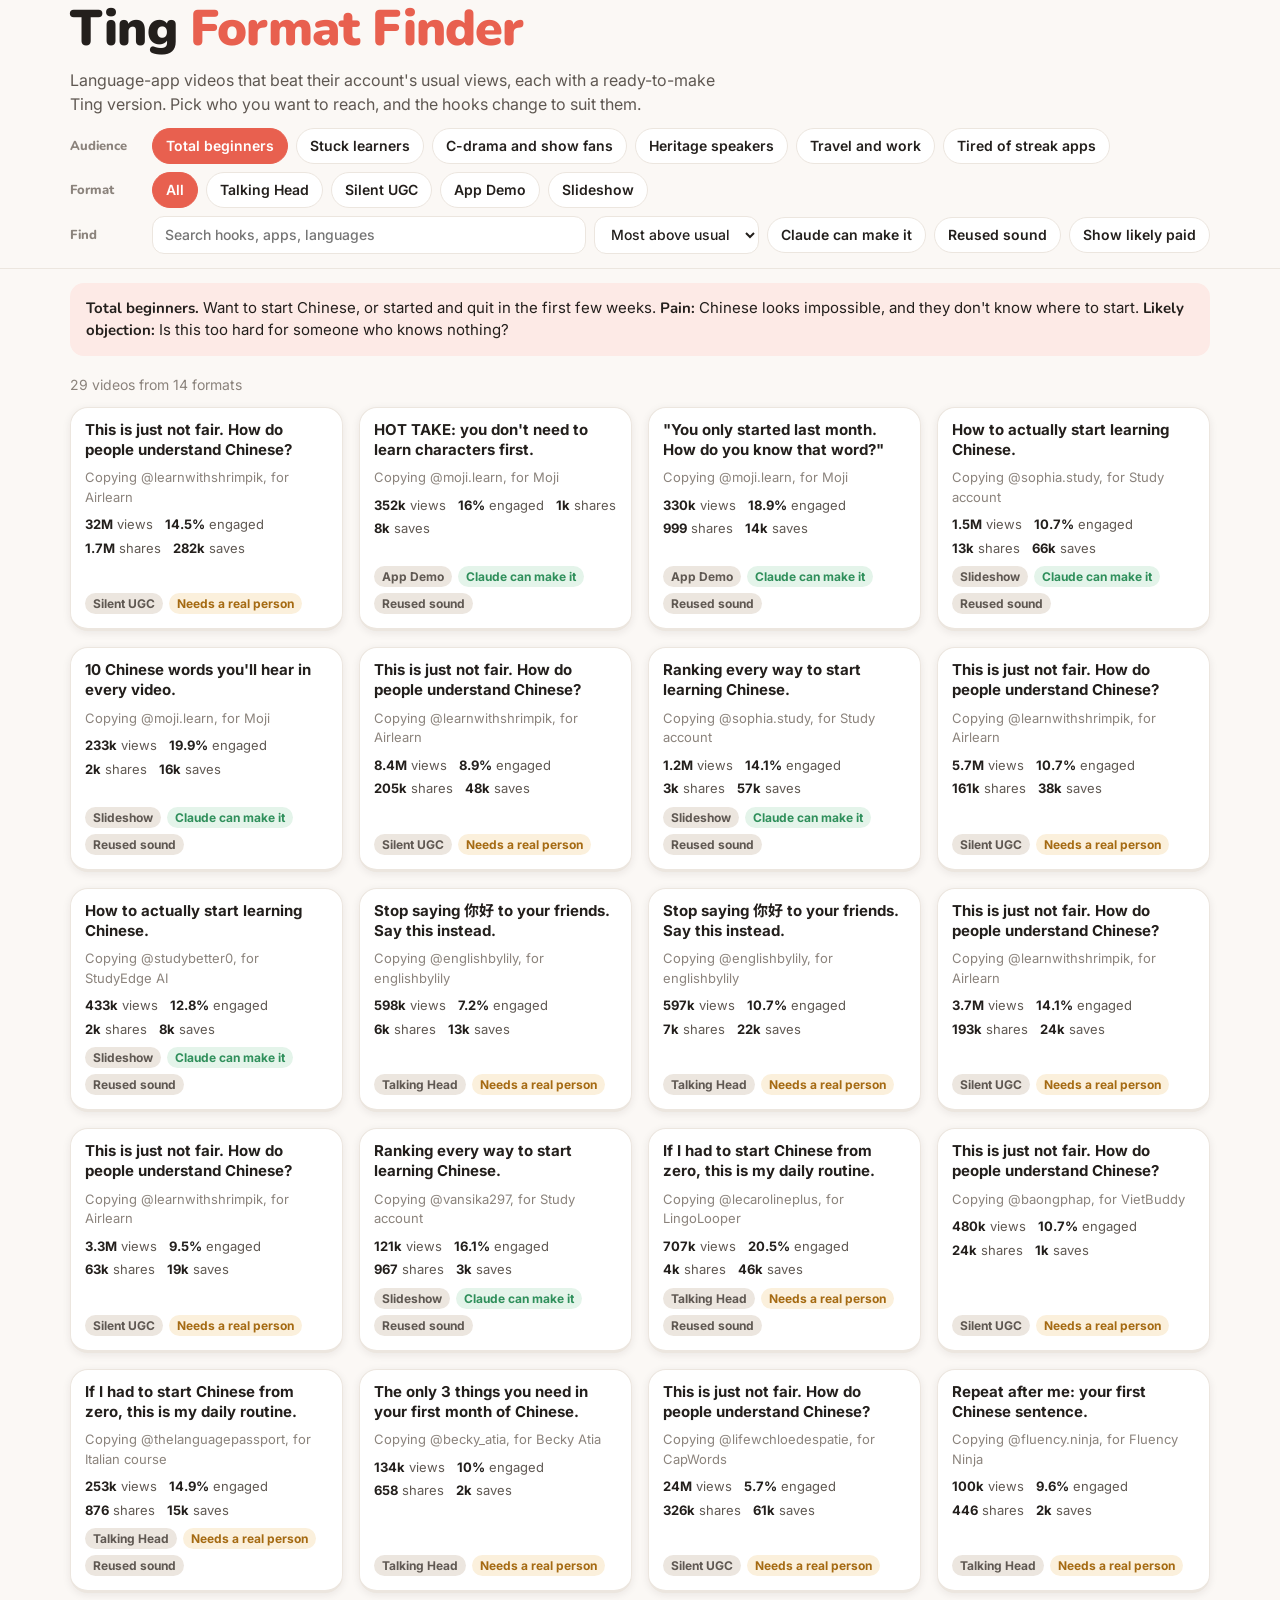
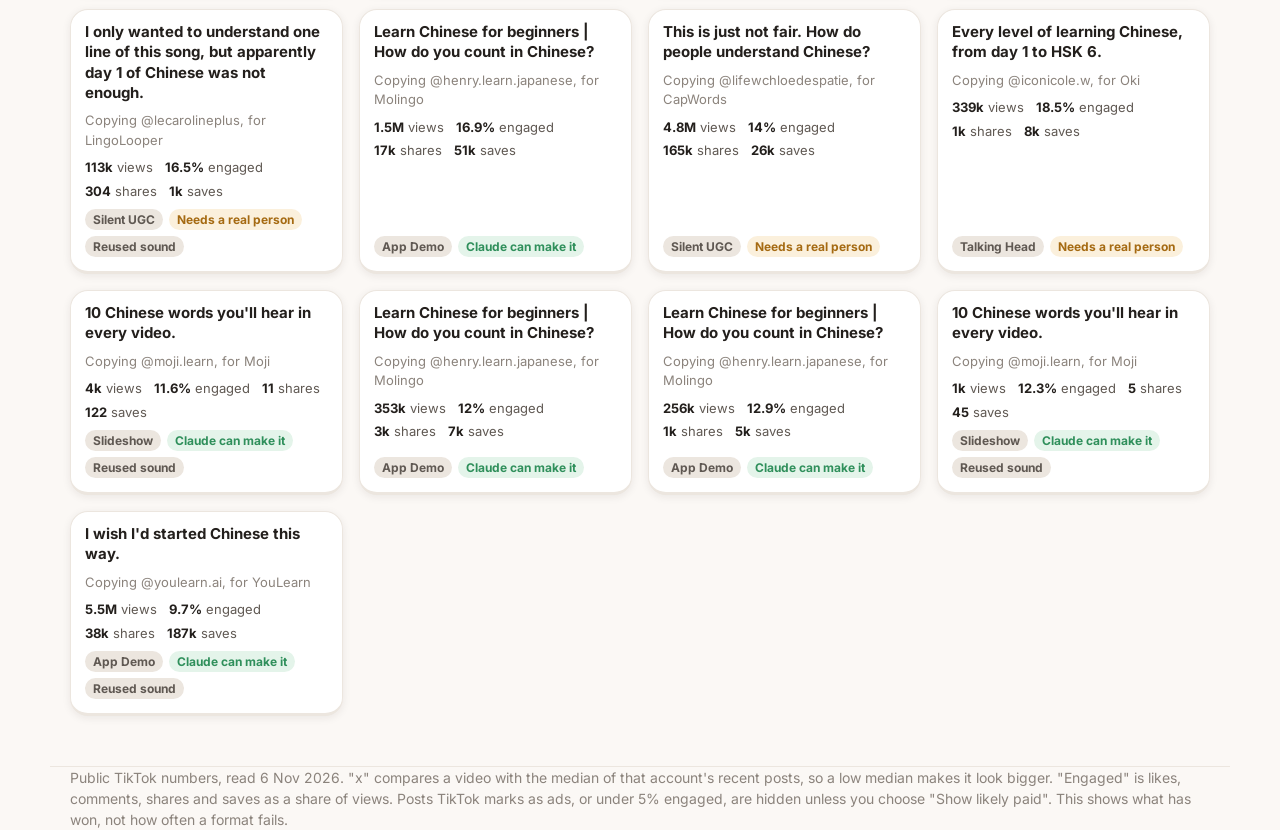
<file: formats.html>
<!doctype html>
<html lang="en">
<head>
<meta charset="utf-8">
<meta name="viewport" content="width=device-width, initial-scale=1">
<meta name="robots" content="noindex, nofollow">
<title>Ting Format Finder</title>
<link rel="icon" href="img/favicon.png?v=2">
<link rel="preconnect" href="https://fonts.googleapis.com">
<link rel="preconnect" href="https://fonts.gstatic.com" crossorigin>
<link href="https://fonts.googleapis.com/css2?family=Nunito:wght@700;800;900&family=Inter:wght@400;500;600;700&family=Noto+Sans+SC:wght@500;700&display=swap" rel="stylesheet">
<style>
:root{--bg:#fbf8f5;--card:#fff;--ink:#231f1c;--ink2:#5f5852;--ink3:#8b837c;--line:#ece6df;--coral:#e8604f;--coral-d:#c8483a;--soft:#fdeae6;--ok:#2f8f5b;--ok-soft:#e4f4ea;--amber:#a56a12;--amber-soft:#fbf0dc;--shadow:rgba(35,31,28,.08)}
@media (prefers-color-scheme:dark){:root:not([data-theme=light]){--bg:#171514;--card:#211e1c;--ink:#f4efea;--ink2:#c0b8b0;--ink3:#938b84;--line:#37322e;--coral:#f07565;--coral-d:#f39487;--soft:#3a2522;--ok:#6fcf97;--ok-soft:#1f3328;--amber:#e5b566;--amber-soft:#382c17;--shadow:rgba(0,0,0,.3)}}
*{box-sizing:border-box}html{-webkit-text-size-adjust:100%}
body{margin:0;background:var(--bg);color:var(--ink);font:400 16px/1.5 Inter,"Noto Sans SC",system-ui,sans-serif}
h1,h2,h3{font-family:Nunito,"Noto Sans SC",sans-serif;line-height:1.15;margin:0}
.wrap{max-width:1180px;margin:0 auto;padding:0 20px}
header{padding:44px 0 22px}header h1{font-size:clamp(32px,5vw,50px);font-weight:900;letter-spacing:-.8px}header h1 em{font-style:normal;color:var(--coral)}
header p{margin:10px 0 0;color:var(--ink2);max-width:42em}
.panel{position:sticky;top:0;z-index:5;background:var(--bg);padding:12px 0 14px;border-bottom:1px solid var(--line)}
.row{display:flex;flex-wrap:wrap;align-items:center;gap:8px;margin-top:8px}.row:first-child{margin-top:0}
.label{font:800 13px Nunito,sans-serif;color:var(--ink3);width:74px;flex:none}
.chip{appearance:none;border:1.5px solid var(--line);background:var(--card);color:var(--ink);border-radius:999px;padding:7px 13px;font:600 14px Inter,sans-serif;cursor:pointer;min-height:36px}
.chip:hover{border-color:var(--coral)}.chip[aria-pressed=true]{background:var(--coral);border-color:var(--coral);color:#fff}
.chip:focus-visible,.card:focus-visible,button:focus-visible,a:focus-visible,select:focus-visible,input:focus-visible{outline:3px solid var(--coral-d);outline-offset:2px}
input[type=search],select{border:1.5px solid var(--line);background:var(--card);color:var(--ink);border-radius:12px;padding:8px 12px;font:500 14px Inter,sans-serif;min-height:38px}
input[type=search]{flex:1;min-width:180px}
.aud-note{margin:14px 0 0;padding:14px 16px;background:var(--soft);border-radius:14px;font-size:15px;color:var(--ink)}.aud-note b{font-family:Nunito,sans-serif}
.count{margin:18px 0 12px;color:var(--ink3);font-size:14px}
.grid{display:grid;grid-template-columns:repeat(auto-fill,minmax(250px,1fr));gap:16px;padding-bottom:50px}
.card{display:flex;flex-direction:column;text-align:left;background:var(--card);border:1px solid var(--line);border-bottom-width:3px;border-radius:18px;padding:0;overflow:hidden;cursor:pointer;color:inherit;font:inherit;box-shadow:0 2px 8px var(--shadow)}
.card:hover{border-color:var(--coral)}
.thumb{position:relative;aspect-ratio:4/5;background:linear-gradient(160deg,var(--soft),var(--line));overflow:hidden}
.thumb img{width:100%;height:100%;object-fit:cover;display:block}
.thumb .play{position:absolute;inset:auto 10px 10px 10px;font:800 15px/1.25 Nunito,sans-serif;color:#fff;text-shadow:0 1px 4px rgba(0,0,0,.65)}
.thumb .fb{position:absolute;inset:0;display:flex;align-items:center;padding:18px;font:800 19px/1.25 Nunito,"Noto Sans SC",sans-serif;color:var(--ink)}
.thumb.hasimg .fb{display:none}.thumb.hasimg::after{content:"";position:absolute;inset:50% 0 0;background:linear-gradient(transparent,rgba(0,0,0,.72))}.thumb .play{z-index:1}.thumb:not(.hasimg) .play{color:var(--coral-d);text-shadow:none}
.mult{position:absolute;z-index:1;top:10px;left:10px;background:var(--coral);color:#fff;font:900 14px Nunito,sans-serif;padding:3px 9px;border-radius:999px}
.body{padding:12px 14px 14px;display:flex;flex-direction:column;gap:8px;flex:1}
.hook{font:700 15px/1.35 Inter,"Noto Sans SC",sans-serif}
.meta{font-size:13px;color:var(--ink3)}.stats{display:flex;flex-wrap:wrap;gap:4px 12px;font-size:13px;color:var(--ink2)}.stats b{color:var(--ink)}
.tags{display:flex;flex-wrap:wrap;gap:6px;margin-top:auto}.tag{font:700 12px Inter,sans-serif;padding:3px 8px;border-radius:999px;background:var(--line);color:var(--ink2)}.tag.ok{background:var(--ok-soft);color:var(--ok)}.tag.ai{background:var(--amber-soft);color:var(--amber)}.tag.warn{background:var(--soft);color:var(--coral-d)}
dialog{border:0;border-radius:22px;padding:0;width:min(980px,calc(100vw - 24px));max-height:calc(100vh - 24px);background:var(--card);color:var(--ink)}dialog::backdrop{background:rgba(0,0,0,.55)}
.dlg{display:grid;grid-template-columns:325px 1fr}
.player{background:#000;min-height:560px}.player iframe{width:100%;height:100%;min-height:560px;border:0;display:block}
.detail{padding:24px 26px 28px;overflow:auto;max-height:calc(100vh - 24px)}.detail h2{font-size:27px;font-weight:900;padding-right:40px}.detail h3{font-size:17px;font-weight:800;margin:20px 0 6px}
.detail p{margin:6px 0;color:var(--ink2)}.close{position:absolute;right:14px;top:14px;width:40px;height:40px;border-radius:50%;border:0;background:var(--line);color:var(--ink);font-size:22px;cursor:pointer}
.hookbox{margin:14px 0 4px;padding:14px 16px;background:var(--soft);border-radius:14px;font:800 18px/1.3 Nunito,"Noto Sans SC",sans-serif}
.tabs{display:flex;flex-wrap:wrap;gap:6px;margin-top:10px}.tabs .chip{padding:5px 10px;font-size:13px;min-height:32px}
ol.beats{list-style:none;margin:8px 0 0;padding:0;counter-reset:b}ol.beats li{counter-increment:b;position:relative;padding:12px 0 12px 38px;border-top:1px solid var(--line);font-size:15px}
ol.beats li::before{content:counter(b);position:absolute;left:0;top:12px;width:27px;height:27px;border-radius:50%;background:var(--soft);color:var(--coral-d);display:grid;place-items:center;font:900 14px Nunito,sans-serif}
.k{font:800 12px Nunito,sans-serif;color:var(--coral-d);display:block;margin-top:5px}.k:first-child{margin-top:0}
.copy{appearance:none;border:0;background:var(--coral);color:#fff;font:800 15px Nunito,sans-serif;border-radius:12px;padding:11px 16px;cursor:pointer;margin-top:14px;min-height:44px}
.link{display:inline-block;margin-left:12px;color:var(--coral-d);font-weight:600;font-size:14px}
footer{border-top:1px solid var(--line);padding:22px 0 40px;font-size:14px;color:var(--ink3)}
@media (max-width:760px){.dlg{grid-template-columns:1fr}.player,.player iframe{min-height:0;height:420px}.detail{max-height:none;padding:20px}dialog{overflow:auto}.label{width:100%}.panel{position:static}}
</style>
</head>
<body>
<header class="wrap">
  <h1>Ting <em>Format Finder</em></h1>
  <p>Language-app videos that beat their account's usual views, each with a ready-to-make Ting version. Pick who you want to reach, and the hooks change to suit them.</p>
</header>
<div class="panel"><div class="wrap">
  <div class="row"><span class="label">Audience</span><span id="aud" class="row" style="margin:0"></span></div>
  <div class="row"><span class="label">Format</span><span id="fmt" class="row" style="margin:0"></span></div>
  <div class="row"><span class="label">Find</span><input id="q" type="search" placeholder="Search hooks, apps, languages" aria-label="Search">
    <select id="sort" aria-label="Sort"><option value="mult">Most above usual</option><option value="views">Most views</option><option value="er">Most engaged</option><option value="shares">Most shares</option><option value="saves">Most saves</option></select>
    <button id="make" class="chip" aria-pressed="false" title="Only show what Claude can make with no person on camera">Claude can make it</button>
    <button id="snd" class="chip" aria-pressed="false" title="Only show videos using a sound the poster didn't create">Reused sound</button>
    <button id="ads" class="chip" aria-pressed="false" title="Include videos marked as ads, or with low engagement for their views">Show likely paid</button></div>
</div></div>
<main class="wrap">
  <p id="audnote" class="aud-note"></p>
  <p id="count" class="count"></p>
  <div id="grid" class="grid"></div>
</main>
<footer class="wrap"><span id="foot"></span></footer>
<dialog id="d" aria-label="Video details"><div class="dlg"><div class="player" id="pl"></div><div class="detail" id="det"></div></div><button class="close" id="x" aria-label="Close">×</button></dialog>
<script>
const DATA={"collected": "6 Nov 2026", "formats": [{"id": "talking", "name": "Talking Head", "note": "On camera, speaking to the viewer"}, {"id": "silent", "name": "Silent UGC", "note": "On camera, no voice, text on screen"}, {"id": "demo", "name": "App Demo", "note": "Screen recordings and walkthroughs"}, {"id": "slides", "name": "Slideshow", "note": "Carousels and slides"}], "audiences": [{"id": "beginner", "name": "Total beginners", "who": "Want to start Chinese, or started and quit in the first few weeks.", "pain": "Chinese looks impossible, and they don't know where to start.", "want": "To understand something real early on, without memorising characters first.", "objection": "Is this too hard for someone who knows nothing?"}, {"id": "stuck", "name": "Stuck learners", "who": "Finished an app or textbook course, and can't follow real speech.", "pain": "They studied for months and still can't understand people talking.", "want": "To follow real Chinese at normal speed.", "objection": "I've tried plenty of apps already."}, {"id": "fans", "name": "C-drama and show fans", "who": "Watch Chinese shows, and read the subtitles the whole time.", "pain": "Hours of watching, and hardly any Chinese sticks.", "want": "To catch lines without looking down.", "objection": "Will these be videos I'd actually want to watch?"}, {"id": "heritage", "name": "Heritage speakers", "who": "Grew up around Chinese, and understand little or can't reply.", "pain": "Family conversations leave them out, and that hurts.", "want": "To talk with parents and grandparents.", "objection": "I know the basics. Will this be too easy?"}, {"id": "travel", "name": "Travel and work", "who": "Have a trip, a job or a partner that makes Chinese useful soon.", "pain": "Phrasebooks don't help when someone answers back.", "want": "To understand what people say to them.", "objection": "How quickly will this help?"}, {"id": "switchers", "name": "Tired of streak apps", "who": "Have a long streak somewhere, and little to show for it.", "pain": "Daily lessons feel like a game, not like learning to understand.", "want": "Practice that feels like real use.", "objection": "Is this just another app with a streak?"}], "plays": {"crying": {"name": "The crying learner", "format": "silent", "maker": "person", "maker_note": "Needs a real person on camera: a creator, or you. Claude can make the rest.", "why": "A big feeling stops the scroll in under 2 seconds, then the app appears straight away. Viewers send these to friends: the top examples have far more shares than a typical post. Text stays on screen, so it works with the sound off.", "hooks": {"beginner": "This is just not fair. How do people understand Chinese?", "stuck": "I've studied Chinese for 2 years and I still can't understand anyone.", "fans": "40 episodes in and I still can't catch one line.", "heritage": "My grandma asked me one question and I froze.", "travel": "I land in Taipei in 3 weeks and I can't understand a word.", "switchers": "A 400-day streak and I can't understand a real sentence."}, "beats": [{"show": "Tight close-up, on the edge of tears, under 2 seconds.", "text": "{hook}", "say": "Nothing."}, {"show": "Hard cut to the phone. A Ting clip plays with the sound up. Keep the same text on screen.", "text": "{hook}", "say": "Nothing. The clip is the sound."}, {"show": "Tap a word. The pinyin and meaning pop up.", "text": "{hook}", "say": "Nothing."}, {"show": "End on the phone, a beat after the meaning appears.", "text": "{hook}", "say": "Nothing. Name Ting in the caption."}]}, "shocked": {"name": "Now you find this", "format": "silent", "maker": "person", "maker_note": "Needs a real person on camera: a creator, or you. Claude can make the rest.", "why": "Regret makes it personal: the viewer may be the one who has wasted years. The app then answers the regret with no explaining.", "hooks": {"beginner": "Good thing I found this before I bought a textbook.", "stuck": "2 years of learning Chinese and NOW I find this.", "fans": "All those dramas with subtitles, and NOW I find this.", "heritage": "20 years of my family speaking Chinese, and NOW I find this.", "travel": "Why did nobody show me this before my trip?", "switchers": "A 400-day streak, and NOW I find this."}, "beats": [{"show": "In bed, hands over mouth, eyes wide. About 2 seconds.", "text": "{hook}", "say": "Nothing."}, {"show": "Cut to Ting, swiping through three real clips, with the pinyin visible.", "text": "This makes a huge difference", "say": "Nothing. Music and the clips' sound."}]}, "deadpan": {"name": "Deadpan confession", "format": "silent", "maker": "person", "maker_note": "Needs a real person on camera: a creator, or you. Claude can make the rest.", "why": "One long, funny line over a blank stare. Very cheap to make, and people read to the end for the joke.", "hooks": {"beginner": "I only wanted to understand one line of this song, but apparently day 1 of Chinese was not enough.", "stuck": "I only wanted to understand this one video, but apparently 2 years of Chinese were NOT enough.", "fans": "I only wanted to watch this drama without subtitles, but apparently 300 episodes were NOT enough.", "heritage": "I only wanted to answer my mum, but apparently 20 years of listening were NOT enough.", "travel": "I only wanted to order dinner, but apparently my phrasebook was NOT enough.", "switchers": "I only wanted to understand this audio, but apparently a 360-day streak was NOT enough."}, "beats": [{"show": "Selfie shot, staring into the camera, moving slightly. Trending audio if it fits.", "text": "{hook}", "say": "Nothing."}, {"show": "Optional: 2 seconds of Ting at the end, or just name it in a pinned comment.", "text": "ok this is helping", "say": "Nothing."}]}, "hottake": {"name": "Hot take over handwriting", "format": "demo", "maker": "claude", "maker_note": "Claude can make the app part alone. The handwriting shot needs a stock clip or your hand.", "why": "A claim people want to argue with, over a calm, satisfying picture. Comments drive it, and no one has to appear on camera.", "hooks": {"beginner": "HOT TAKE: you don't need to learn characters first.", "stuck": "HOT TAKE: tones aren't the hardest part of Chinese. Listening is.", "fans": "HOT TAKE: subtitles are why your Chinese isn't improving.", "heritage": "HOT TAKE: understanding your family doesn't mean you speak Chinese.", "travel": "HOT TAKE: phrasebooks are useless the moment someone answers back.", "switchers": "HOT TAKE: your streak doesn't mean you can understand Chinese."}, "beats": [{"show": "A hand writing characters in a notebook, from above.", "text": "{hook}", "say": "Nothing. Quiet music and the pen."}, {"show": "Cut to Ting: a real clip plays with pinyin above each word.", "text": "So I learn from clips I can almost follow", "say": "Nothing."}, {"show": "Tap one word, then swipe to the next clip.", "text": "One new word at a time", "say": "Nothing."}]}, "howfast": {"name": "How are you learning so fast?", "format": "demo", "maker": "claude", "maker_note": "Claude can make the app part alone. The first shot needs a stock clip or a photo of notes.", "why": "Someone else's question works as social proof, and the one-word answer opens a loop: \"but how?\". Fast cuts hold attention, and people save it to try later.", "hooks": {"beginner": "\"You only started last month. How do you know that word?\"", "stuck": "\"How did you finally start understanding Chinese?\"", "fans": "\"Wait, did you just understand that without subtitles?\"", "heritage": "\"Since when can you understand your grandma?\"", "travel": "\"How did you understand what he said?\"", "switchers": "\"Did you quit your streak? Then how are you improving?\""}, "beats": [{"show": "An open textbook or page of notes.", "text": "{hook}", "say": "Nothing. Quiet music."}, {"show": "Cut to Ting with a clip playing.", "text": "\"Ting\"", "say": "Nothing."}, {"show": "Same shot.", "text": "\"But how???\"", "say": "Nothing."}, {"show": "Fast cuts: a clip, a word tap, a question, another clip.", "text": "A few words on each cut", "say": "Nothing."}]}, "pov": {"name": "POV: you found an app", "format": "demo", "maker": "claude", "maker_note": "Claude can make all of this.", "why": "The simplest format here: one line, then the product doing its thing. It suits a screen that's good to look at, and Ting's real clips are that.", "hooks": {"beginner": "POV: you found an app that teaches Chinese with real videos from day one.", "stuck": "POV: you found an app where you can actually follow real Chinese.", "fans": "POV: your drama habit finally teaches you Chinese.", "heritage": "POV: you found a way to finally understand your family.", "travel": "POV: you can understand people before you even land.", "switchers": "POV: you found Chinese practice that isn't just a game."}, "beats": [{"show": "Ting's feed, swiping through four real clips from different topics.", "text": "{hook}", "say": "Nothing. Music and the clips' sound."}, {"show": "Tap a word on the last clip. The meaning pops up.", "text": "{hook}", "say": "Nothing."}]}, "listen": {"name": "Listen-along cartoon", "format": "demo", "maker": "claude", "maker_note": "Claude already makes this every day at 7am.", "why": "A funny scene with every word highlighted as it's said. Viewers learn something just by watching, and the caption catches people searching.", "hooks": {"beginner": "Learn Chinese for beginners | How do you count in Chinese?", "stuck": "Chinese listening practice | Can you follow this at full speed?", "fans": "Learn Chinese from cartoons | Can you catch every word?", "heritage": "The cartoon you watched as a kid. Can you still follow it?", "travel": "How do you say this in Chinese? Listen along.", "switchers": "Real Chinese, not a lesson. Can you follow?"}, "beats": [{"show": "Cartoon scene on top, transcript below with pinyin and English. Each word lights up as it's said.", "text": "{hook}", "say": "Nothing. The scene's own sound."}, {"show": "End card with the panda.", "text": "Follow Ting to learn Chinese", "say": "Nothing."}]}, "wish": {"name": "I wish I found this sooner", "format": "demo", "maker": "claude", "maker_note": "Claude can make all of this.", "why": "Regret plus something useful to keep. Study posts like this collect huge save counts, and saves are a strong signal.", "hooks": {"beginner": "I wish I'd started Chinese this way.", "stuck": "I wish I'd found this before HSK 3.", "fans": "I wish I'd known this 300 episodes ago.", "heritage": "I wish I'd had this when my grandpa was telling me stories.", "travel": "I wish I'd found this before my last trip.", "switchers": "I wish I'd spent my streak on this."}, "beats": [{"show": "A messy study desk or a page of old notes.", "text": "{hook}", "say": "Nothing."}, {"show": "Ting, step by step: a clip, a word tap, the word saved, then a review.", "text": "One short label on each step", "say": "Nothing. Music only."}]}, "routine": {"name": "My study routine", "format": "talking", "maker": "person", "maker_note": "Needs a real person on camera: a creator, or you. Claude can make the rest.", "why": "Someone simply explains what they do each day, and the app is one step in it. It feels like advice rather than an ad, so people save it.", "hooks": {"beginner": "If I had to start Chinese from zero, this is my daily routine.", "stuck": "My routine for getting past the plateau in Chinese.", "fans": "How to turn your drama habit into Chinese in 20 minutes a day.", "heritage": "What I do each day so I can finally talk with my family.", "travel": "My 20-minute routine for understanding Chinese before a trip.", "switchers": "What I do now instead of keeping a streak."}, "beats": [{"show": "Talking to camera, at a desk.", "text": "{hook}", "say": "{hook}"}, {"show": "Cut to Ting while explaining step one.", "text": "Step 1: 10 minutes of real clips", "say": "\"First, ten minutes of real Chinese clips where I know almost every word.\""}, {"show": "Word tap, then a review.", "text": "Step 2: words come back", "say": "\"Any word I tap comes back just before I'd forget it.\""}, {"show": "Back to camera.", "text": "Step 3: one real video", "say": "\"Then one real video, just to see how much I catch.\""}]}, "phrases": {"name": "Phrases I actually use", "format": "slides", "maker": "claude", "maker_note": "Claude can make all of this. Add a Ting screen on the last slide.", "why": "A useful list is worth keeping, so saves run very high compared with likes. Slides are quick to make and easy to repeat by topic.", "hooks": {"beginner": "10 Chinese words you'll hear in every video.", "stuck": "10 phrases textbooks skip that Chinese people say all the time.", "fans": "10 phrases you hear in every C-drama.", "heritage": "10 things Chinese parents say, and what they really mean.", "travel": "10 Chinese phrases I actually use when I travel.", "switchers": "10 phrases your app never taught you."}, "beats": [{"show": "Slide 1: a real photo with the title.", "text": "{hook}", "say": "No voice."}, {"show": "Slides 2 to 10: one phrase each, with characters, pinyin, English and when you'd hear it.", "text": "The phrase", "say": "No voice."}, {"show": "Last slide: a Ting screen.", "text": "Hear them in real clips in Ting", "say": "No voice."}]}, "fifty": {"name": "The 50 words", "format": "slides", "maker": "claude", "maker_note": "Claude can make all of this.", "why": "A surprising number that's real. We counted 2.4 million words across 1,138 Chinese videos, and the top 50 make up 46%. This is our own idea, and we haven't seen it working yet.", "untested": true, "hooks": {"beginner": "Just 50 words make up 46% of what's said in Chinese videos.", "stuck": "You probably already know the words. You've just never heard them at full speed.", "fans": "The 50 words behind almost half of what you hear in Chinese videos.", "heritage": "You already know most of these 50 words. Can you read them?", "travel": "Learn these 50 words before you learn any phrases.", "switchers": "Your app taught you 'apple'. These are the words people actually say."}, "beats": [{"show": "Slide 1: bold number on a plain background.", "text": "{hook}", "say": "No voice."}, {"show": "Slide 2: how it was counted.", "text": "2.4 million words / 1,138 videos / top 50 = 46%", "say": "No voice."}, {"show": "Slides 3 to 7: the top words: 的 我 是 了 你, and so on.", "text": "One word and its meaning on each", "say": "No voice."}, {"show": "Last slide: a word in a real Ting clip.", "text": "Ting teaches these first", "say": "No voice. Don't claim this means understanding 46% of a video."}]}, "wordswap": {"name": "Stop saying this", "format": "talking", "maker": "person", "maker_note": "Needs a person on camera: a creator, or you. Claude writes it and adds the app. Have a native speaker check the word list.", "why": "A list that fills in as it's spoken: viewers stay to see the rest, and save it for later. Each line is a small win they can use straight away.", "hooks": {"beginner": "Stop saying 你好 to your friends. Say this instead.", "stuck": "Stop saying 很好. Here's what people really say.", "fans": "What C-drama characters say instead of 很好.", "heritage": "The words your family uses that textbooks skip.", "travel": "Stop saying 再见. Everyone says 拜拜.", "switchers": "Apps teach you 再见. People say 拜拜."}, "beats": [{"show": "A person at the top of the screen, with a blank two-column table below.", "text": "{hook}", "say": "{hook}"}, {"show": "The table fills in one row at a time as each pair is said.", "text": "你好 → 嗨 / 很好 → 不错 / 谢谢 → 谢啦 / 再见 → 拜拜", "say": "\"Instead of 很好, say 不错.\" One pair at a time."}, {"show": "Cut to Ting: a real clip of someone saying one of the words. Tap it.", "text": "Hear it in a real clip", "say": "\"And here's someone actually saying it.\""}]}, "taskspeak": {"name": "Learning while doing something else", "format": "talking", "maker": "person", "maker_note": "Needs a person on camera: a creator, or you. Claude writes it and adds the app.", "why": "Something satisfying is happening in the shot, like cutting fruit, so people watch even before they care about the language. It also shows that learning fits into a normal day. The original talks with an AI tutor. Ting doesn't do that, so here you repeat lines from clips.", "hooks": {"beginner": "Learning my first Chinese words while making breakfast.", "stuck": "Practising real Chinese while I cook, because textbooks didn't work.", "fans": "Learning lines from Chinese clips while doing the dishes.", "heritage": "Practising for family dinner while making the dumplings.", "travel": "Getting ready for my trip while I pack.", "switchers": "Chinese practice without a streak, while I make dinner."}, "beats": [{"show": "Hands chopping food, with a tablet or phone propped up showing Ting.", "text": "{hook}", "say": "Nothing yet."}, {"show": "A Ting clip plays. Keep chopping.", "text": "Pinyin and meaning, large", "say": "The clip's sound."}, {"show": "Repeat the line out loud while you carry on.", "text": "The same line", "say": "Repeat the line from the clip."}, {"show": "Tap a word you missed, then carry on.", "text": "A short reaction", "say": "A word or two in your own voice."}]}, "levels": {"name": "Every level of learner", "format": "talking", "maker": "person", "maker_note": "Needs a person on camera: a creator, or you. Claude writes it and adds the app.", "why": "One person plays every level, and viewers look for themselves. It's funny, it's easy to remake with a new situation, and people tag friends.", "hooks": {"beginner": "Every level of learning Chinese, from day 1 to HSK 6.", "stuck": "What you actually sound like at HSK 1, 3 and 6.", "fans": "How you watch a C-drama at every HSK level.", "heritage": "Every level of heritage speaker at a family dinner.", "travel": "Ordering noodles at every level of Chinese.", "switchers": "A 400-day streak vs a real conversation."}, "beats": [{"show": "A question comes from off camera: \"What's your Chinese level?\"", "text": "{hook}", "say": "\"What's your Chinese level?\""}, {"show": "Quick cuts, with a different outfit or spot for each level. Show the level as a big label.", "text": "HSK 1 / HSK 3 / HSK 6", "say": "A short answer in character at each level."}, {"show": "The top level is asked how they got there. Cut to Ting.", "text": "\"How did you get so good?\"", "say": "A one-line joke answer, then \"and this.\""}]}, "shadow": {"name": "Repeat after me", "format": "talking", "maker": "person", "maker_note": "Needs a person on camera: a creator, or you. Claude writes it and adds the app. Have a native speaker check the lines.", "why": "It gives viewers something to do out loud, so they stay until the end and come back to practise. It's the most direct way to teach something real in under a minute.", "hooks": {"beginner": "Repeat after me: your first Chinese sentence.", "stuck": "Shadow this at full speed. Can you keep up?", "fans": "Say this C-drama line with me.", "heritage": "Say this to your grandma tonight.", "travel": "Eating out in Chinese: repeat after me.", "switchers": "10 seconds of speaking practice your app skipped."}, "beats": [{"show": "Talking to camera, with a title card on screen.", "text": "{hook}", "say": "{hook}"}, {"show": "Say each line, then leave a pause for the viewer. Show the line large.", "text": "Characters, pinyin and English", "say": "Say the line, then pause."}, {"show": "Cut to a Ting clip of someone really saying it.", "text": "Now hear it in real life", "say": "The clip's sound."}]}, "isitjust": {"name": "Is it just me?", "format": "talking", "maker": "person", "maker_note": "Needs a person on camera: a creator, or you. Claude writes it and adds the app.", "why": "A relatable complaint delivered while the hands do something satisfying. The rant keeps people listening, and the app arrives as the way out. This is the format behind the first three ideas on our creators page.", "hooks": {"beginner": "Is it just me, or does every Chinese course start with things nobody says?", "stuck": "Is it just me, or do textbooks not prepare you for real Chinese at all?", "fans": "Is it just me, or are subtitles actually the biggest trap?", "heritage": "Is it just me, or is it awkward understanding your family but not being able to reply?", "travel": "Is it just me, or do phrasebooks stop working the moment someone answers?", "switchers": "Is it just me, or do streaks prove nothing?"}, "beats": [{"show": "Close-up, talking to camera, hands busy with something satisfying.", "text": "{hook}", "say": "{hook}"}, {"show": "Keep going, with quick cuts to your hands.", "text": "Key words only", "say": "The complaint, in your own words, for about 15 seconds."}, {"show": "Cut to Ting: a clip, a word tap, the meaning.", "text": "This is what I use now", "say": "\"This is what I use now.\" Say what it does."}, {"show": "Back to you.", "text": "One true result", "say": "One true thing that's changed for you."}]}, "threethings": {"name": "Only 3 things you need", "format": "talking", "maker": "person", "maker_note": "Needs a person on camera: a creator, or you. Claude writes it and adds the app.", "why": "A short numbered promise makes people stay to hear all three. It reads as advice rather than an ad, and Ting can be the honest answer to one of them.", "hooks": {"beginner": "The only 3 things you need in your first month of Chinese.", "stuck": "3 exercises to get past the Chinese plateau.", "fans": "3 ways to actually learn from C-dramas.", "heritage": "3 things that helped me talk to my family in Chinese.", "travel": "3 things to do before your trip to a Chinese-speaking place.", "switchers": "3 things to do instead of keeping a streak."}, "beats": [{"show": "Talking to camera, with the title on screen.", "text": "{hook}", "say": "{hook}"}, {"show": "Number one, with a clear label.", "text": "1. A short label", "say": "One practical tip, not about Ting."}, {"show": "Number two, showing Ting.", "text": "2. Listen to real speech every day", "say": "\"Real clips you can almost follow. I use Ting for this.\""}, {"show": "Number three.", "text": "3. A short label", "say": "One more practical tip."}]}, "ranking": {"name": "Ranking every way to learn", "format": "slides", "maker": "claude", "maker_note": "Claude can make all of this from photos you supply. Rankings must be your honest opinion.", "why": "A score on each slide makes people swipe to see the winner, and argue about it in the comments. Saves run very high because it's a useful summary.", "hooks": {"beginner": "Ranking every way to start learning Chinese.", "stuck": "Ranking everything I tried to get past HSK 3.", "fans": "Ranking every way to learn Chinese from shows.", "heritage": "Ranking the ways I tried to finally talk to my family.", "travel": "Ranking ways to learn Chinese before a trip.", "switchers": "Ranking every Chinese study habit I've tried."}, "beats": [{"show": "Slide 1: a real photo of notes or a desk, with the title.", "text": "{hook}", "say": "No voice."}, {"show": "Slides 2 to 8: one method each, on a real photo. Don't put down other apps by name.", "text": "Method name, x/10, one honest line", "say": "No voice."}, {"show": "Last slide: a Ting screen, ranked honestly.", "text": "Real clips: why it scores what it scores", "say": "No voice."}]}, "actually": {"name": "How people actually study", "format": "slides", "maker": "claude", "maker_note": "Claude can make all of this. Only use a claim you can back up.", "why": "\"Actually\" promises the real version, and a few short slides make it easy to finish and save. The original leans on a famous university. Ours should lean on our real numbers instead.", "hooks": {"beginner": "How to actually start learning Chinese.", "stuck": "How people who get past the plateau actually study.", "fans": "How to actually learn Chinese from C-dramas.", "heritage": "How heritage speakers actually get their Chinese back.", "travel": "How to actually prepare for a trip in Chinese.", "switchers": "What actually works better than a streak."}, "beats": [{"show": "Slide 1: a calm photo with the title.", "text": "{hook}", "say": "No voice."}, {"show": "Slides 2 to 6: one step each, with one short reason.", "text": "Step and reason", "say": "No voice."}, {"show": "Last slide: a Ting screen on the step it helps with.", "text": "Where Ting fits", "say": "No voice."}]}}, "posts": [{"id": "7573598206358031623", "handle": "learnwithshrimpik", "app": "Airlearn", "play": "crying", "lang": "Russian", "hook": "Why tf is Russian so hard???", "len": 8, "views": 31900000, "likes": 2600000, "comments": 31100, "shares": 1700000, "saves": 282471, "median": 15400, "watched": true, "ad": false, "sound": {"own": true}, "er": 14.5, "low": false}, {"id": "7560207208848559378", "handle": "lifewchloedespatie", "app": "CapWords", "play": "crying", "lang": "Chinese", "hook": "I can't do this", "len": 16, "views": 23600000, "likes": 954400, "comments": 9960, "shares": 326400, "saves": 60909, "median": 268900, "watched": true, "ad": false, "sound": {"own": true}, "er": 5.7, "low": false}, {"id": "7609744924128464135", "handle": "learnwithshrimpik", "app": "Airlearn", "play": "crying", "lang": "Russian", "hook": "Why tf is Russian so hard?? Why does this look like a Wi-Fi password?", "len": 13, "views": 8400000, "likes": 480800, "comments": 10800, "shares": 204800, "saves": 48133, "median": 15400, "watched": true, "ad": false, "sound": {"own": true}, "er": 8.9, "low": false}, {"id": "7574154671527431432", "handle": "learnwithshrimpik", "app": "Airlearn", "play": "crying", "lang": "Russian", "hook": "Why tf is Russain so hard???", "len": 9, "views": 5700000, "likes": 407600, "comments": 5283, "shares": 160600, "saves": 37918, "median": 15400, "watched": true, "ad": false, "sound": {"own": true}, "er": 10.7, "low": false}, {"id": "7561245335427878151", "handle": "lifewchloedespatie", "app": "CapWords", "play": "crying", "lang": "Chinese", "hook": "This is just not fair. How do people speak Chinese", "len": 15, "views": 4800000, "likes": 477500, "comments": 1974, "shares": 164500, "saves": 26260, "median": 268900, "watched": true, "ad": false, "sound": {"own": true}, "er": 14.0, "low": false}, {"id": "7566068387776957704", "handle": "lifewchloedespatie", "app": "CapWords", "play": "crying", "lang": "Chinese", "hook": "Chinese is so hard but I promise I WILL GET IT", "len": 8, "views": 1400000, "median": 268900, "watched": true, "likes": 34400, "comments": 467, "shares": 2988, "saves": 1569, "ad": false, "sound": {"own": true}, "er": 2.8, "low": true}, {"id": "7695910395197803807", "handle": "baongphap", "app": "VietBuddy", "play": "crying", "lang": "Vietnamese", "hook": "Why is Vietnamese so hard ??", "views": 506000, "median": 2753, "watched": false, "likes": 51600, "comments": 407, "shares": 18200, "saves": 4564, "ad": true, "sound": {"own": false, "title": "original sound", "by": "Noah Pranks", "uses": null}, "er": 14.8, "low": false}, {"id": "7698873120907595022", "handle": "baongphap", "app": "VietBuddy", "play": "crying", "lang": "Vietnamese", "hook": "Why is Vietnamese so hard", "len": 16, "views": 480300, "likes": 26100, "comments": 643, "shares": 23600, "saves": 1272, "median": 2753, "watched": true, "ad": false, "sound": {"own": true}, "er": 10.7, "low": false}, {"id": "7663025258684861716", "handle": "moji.learn", "app": "Moji", "play": "shocked", "lang": "Japanese", "hook": "2 years of learning Japanese and NOW you find this", "len": 9, "views": 190900, "likes": 5558, "comments": 73, "shares": 156, "saves": 1629, "median": 394, "watched": true, "ad": true, "sound": {"own": false, "title": "FREAKED OUT", "by": "Fat Papi & prodshushy", "uses": null}, "er": 3.9, "low": false}, {"id": "7497426401067420933", "handle": "lecarolineplus", "app": "LingoLooper", "play": "deadpan", "lang": "Italian", "hook": "I only wanted to speak Italian for this audio, but 360 days of Duolingo were NOT enough", "len": 9, "views": 113300, "likes": 17000, "comments": 145, "shares": 304, "saves": 1211, "median": 3846, "watched": true, "ad": false, "sound": {"own": false, "title": "original sound", "by": "eternalsunshineeeee56", "uses": "11.5K"}, "er": 16.5, "low": false}, {"id": "7686369171365432583", "handle": "moji.learn", "app": "Moji", "play": "hottake", "lang": "Japanese", "hook": "HOT TAKE: Hiragana is the easiest part of Japanese", "len": 10, "views": 351500, "likes": 46400, "comments": 426, "shares": 1013, "saves": 8253, "median": 394, "watched": true, "ad": false, "sound": {"own": false, "title": "original sound", "by": "TheAnimeMen", "uses": "22.5K"}, "er": 16.0, "low": false}, {"id": "7665635625688763668", "handle": "moji.learn", "app": "Moji", "play": "howfast", "lang": "Japanese", "hook": "\"How do you learn Japanese so FAST?\"", "len": 12, "views": 330300, "likes": 47700, "comments": 128, "shares": 999, "saves": 13679, "median": 394, "watched": true, "ad": false, "sound": {"own": false, "title": "original sound", "by": "RagerEditz", "uses": "37.3K"}, "er": 18.9, "low": false}, {"id": "7660331700748078356", "handle": "moji.learn", "app": "Moji", "play": "pov", "lang": "Japanese", "hook": "POV: you found an app that gives you new Japanese every hour", "len": 10, "views": 271800, "likes": 21400, "comments": 169, "shares": 771, "saves": 5980, "median": 394, "watched": true, "ad": true, "sound": {"own": false, "title": "オリジナル楽曲", "by": "いね", "uses": null}, "er": 10.4, "low": false}, {"id": "7700289736358825247", "handle": "henry.learn.japanese", "app": "Molingo", "play": "listen", "lang": "Japanese", "hook": "How do you say \"I have a headache\" in Japanese?", "len": 29, "views": 1500000, "likes": 183600, "comments": 747, "shares": 17300, "saves": 51255, "median": 52000, "watched": false, "ad": false, "sound": {"own": true}, "er": 16.9, "low": false}, {"id": "7702416180224609566", "handle": "henry.learn.japanese", "app": "Molingo", "play": "listen", "lang": "Japanese", "hook": "Learn Japanese from anime for beginners", "views": 352900, "median": 52000, "watched": false, "likes": 33100, "comments": 85, "shares": 2738, "saves": 6600, "ad": false, "sound": {"own": true}, "er": 12.0, "low": false}, {"id": "7702872278006009118", "handle": "henry.learn.japanese", "app": "Molingo", "play": "listen", "lang": "Japanese", "hook": "Japanese reading practice from anime", "views": 255700, "median": 52000, "watched": false, "likes": 27000, "comments": 51, "shares": 1427, "saves": 4549, "ad": false, "sound": {"own": true}, "er": 12.9, "low": false}, {"id": "7445396500638616874", "handle": "youlearn.ai", "app": "YouLearn", "play": "wish", "lang": "Study", "hook": "I wish I found this sooner", "len": 22, "views": 5500000, "likes": 307800, "comments": 409, "shares": 37900, "saves": 186593, "watched": true, "ad": false, "sound": {"own": false, "title": "som original", "by": "SUZY SANTOS", "uses": "255K"}, "er": 9.7, "low": false}, {"id": "7604657836571757832", "handle": "lecarolineplus", "app": "LingoLooper", "play": "routine", "lang": "Languages", "hook": "My study routine: 1 comprehensible input video, plus 10 minutes on an app", "len": 74, "views": 706700, "likes": 93800, "comments": 367, "shares": 4192, "saves": 46245, "median": 3846, "watched": false, "ad": false, "sound": {"own": false, "title": "原聲", "by": "屁孩與屁孩", "uses": "74.7K"}, "er": 20.5, "low": false}, {"id": "7684293391617690888", "handle": "moji.learn", "app": "Moji", "play": "phrases", "lang": "Japanese", "hook": "My list of Japanese phrases I actually find useful when visiting Japan", "photo": true, "views": 233200, "likes": 28300, "comments": 96, "shares": 1644, "saves": 16269, "median": 394, "watched": false, "ad": false, "sound": {"own": false, "title": "オリジナル楽曲", "by": "tayknow", "uses": "1,787"}, "er": 19.9, "low": false}, {"id": "7657996094739336470", "handle": "englishbylily", "app": "englishbylily", "play": "wordswap", "lang": "English", "hook": "16 advanced English words you must know", "len": 62, "views": 597800, "likes": 24100, "comments": 131, "shares": 5777, "saves": 12929, "median": 1770, "watched": true, "ad": false, "sound": {"own": true}, "er": 7.2, "low": false}, {"id": "7658522978895908118", "handle": "englishbylily", "app": "englishbylily", "play": "wordswap", "lang": "English", "hook": "Stop saying \"beautiful\". Say these instead", "len": 64, "views": 596800, "likes": 35100, "comments": 211, "shares": 6911, "saves": 21839, "median": 1770, "watched": true, "ad": false, "sound": {"own": true}, "er": 10.7, "low": false}, {"id": "7629634141507603745", "handle": "vittoria.vocaai", "app": "Voca AI", "play": "taskspeak", "lang": "German", "hook": "Learning German while cutting fruit", "len": 52, "views": 1300000, "likes": 59000, "comments": 136, "shares": 1604, "saves": 7949, "median": 506, "watched": true, "ad": true, "sound": {"own": true}, "er": 5.3, "low": false}, {"id": "7635610901369982215", "handle": "iconicole.w", "app": "Oki", "play": "levels", "lang": "English", "hook": "\"What's your English level?\" A1 to C2", "len": 26, "views": 339300, "likes": 53900, "comments": 125, "shares": 1059, "saves": 7614, "median": 25300, "watched": true, "ad": false, "sound": {"own": true}, "er": 18.5, "low": false}, {"id": "7659683920232844566", "handle": "fluency.ninja", "app": "Fluency Ninja", "play": "shadow", "lang": "English", "hook": "Shadowing practice: repeat after me", "len": 44, "views": 99600, "likes": 6633, "comments": 69, "shares": 446, "saves": 2431, "median": 2111, "watched": true, "ad": false, "sound": {"own": true}, "er": 9.6, "low": false}, {"id": "7694815793871179028", "handle": "studyingwithtierra", "app": "Study app", "play": "isitjust", "lang": "Study", "hook": "Is it just me, or do English teachers grade based on how much they like you?", "len": 46, "views": 485500, "likes": 11900, "comments": 144, "shares": 1466, "saves": 549, "median": 5082, "watched": true, "ad": false, "sound": {"own": true}, "er": 2.9, "low": true}, {"id": "7674995892818152711", "handle": "becky_atia", "app": "Becky Atia", "play": "threethings", "lang": "English", "hook": "3 exercises to help you become a fluent speaker", "len": 206, "views": 133900, "likes": 10300, "comments": 99, "shares": 658, "saves": 2397, "median": 1478, "watched": true, "ad": false, "sound": {"own": true}, "er": 10.0, "low": false}, {"id": "7584850284157898006", "handle": "thelanguagepassport", "app": "Italian course", "play": "routine", "lang": "Italian", "hook": "How to learn Italian in 2026: my routine from A1 to B2", "len": 97, "views": 253100, "likes": 21500, "comments": 138, "shares": 876, "saves": 15081, "median": 2479, "watched": true, "ad": false, "sound": {"own": false, "title": "Calm background music", "by": "ame", "uses": null}, "er": 14.9, "low": false}, {"id": "7566969180558282002", "handle": "learnwithshrimpik", "app": "Airlearn", "play": "crying", "lang": "Russian", "hook": "Why tf is Russian so hard???", "len": 7, "views": 3700000, "likes": 302100, "comments": 3259, "shares": 193200, "saves": 24161, "median": 15400, "watched": true, "ad": false, "sound": {"own": true}, "er": 14.1, "low": false}, {"id": "7574411332477308167", "handle": "learnwithshrimpik", "app": "Airlearn", "play": "crying", "lang": "Spanish", "hook": "Why tf is Spanish so hard???", "len": 7, "views": 3300000, "likes": 228300, "comments": 1700, "shares": 63400, "saves": 18566, "median": 15400, "watched": true, "ad": false, "sound": {"own": true}, "er": 9.5, "low": false}, {"id": "7592687354310282518", "handle": "sophia.study", "app": "Study account", "play": "ranking", "lang": "Study", "hook": "Ranking all study methods I've tried", "photo": true, "views": 1200000, "likes": 108500, "comments": 189, "shares": 3154, "saves": 57100, "median": 2349, "watched": false, "ad": false, "sound": {"own": false, "title": "original sound", "by": "yumeuria", "uses": "296K"}, "er": 14.1, "low": false}, {"id": "7546706069079280918", "handle": "sophia.study", "app": "Study account", "play": "actually", "lang": "Study", "hook": "This is how Harvard students ACTUALLY study", "photo": true, "views": 1500000, "likes": 82000, "comments": 348, "shares": 12900, "saves": 65941, "median": 2349, "watched": false, "ad": false, "sound": {"own": false, "title": "SLAY!", "by": "Eternxlkz", "uses": "3.8M"}, "er": 10.7, "low": false}, {"id": "7599021762411777300", "handle": "studybetter0", "app": "StudyEdge AI", "play": "actually", "lang": "Study", "hook": "Study methods", "photo": true, "views": 432900, "likes": 44400, "comments": 513, "shares": 2272, "saves": 8436, "median": 1245, "watched": false, "ad": false, "sound": {"own": false, "title": "exam vibes", "by": "★", "uses": null}, "er": 12.8, "low": false}, {"id": "7598754747687996680", "handle": "vansika297", "app": "Study account", "play": "ranking", "lang": "Study", "hook": "Study methods I actually use, and why they work", "photo": true, "views": 120700, "likes": 15100, "comments": 218, "shares": 967, "saves": 3109, "median": 649, "watched": false, "ad": false, "sound": {"own": false, "title": "som original", "by": "maitê", "uses": null}, "er": 16.1, "low": false}, {"id": "7704605264594390279", "handle": "moji.learn", "app": "Moji", "play": "phrases", "lang": "Japanese", "hook": "8 Japanese kanji you must know before going to Japan", "photo": true, "views": 3800, "likes": 306, "comments": 1, "shares": 11, "saves": 122, "median": 394, "watched": false, "ad": false, "sound": {"own": false, "title": "Just a Vibe", "by": "Otis Krenshaw", "uses": null}, "er": 11.6, "low": false}, {"id": "7704709524124486920", "handle": "moji.learn", "app": "Moji", "play": "phrases", "lang": "Japanese", "hook": "A quick tip on introducing yourself in Japanese", "photo": true, "views": 1272, "likes": 105, "comments": 1, "shares": 5, "saves": 45, "median": 394, "watched": false, "ad": false, "sound": {"own": false, "title": "Dream Boat ga Deru Yoru ni", "by": "Momoko Kikuchi", "uses": null}, "er": 12.3, "low": false}, {"id": "7667154818271661332", "handle": "learndailyjapanese", "app": "LearnDailyJapanese", "play": "phrases", "lang": "Japanese", "hook": "15 Japanese words with no exact English translation", "photo": true, "views": 12300, "likes": 336, "comments": 0, "shares": 20, "saves": 120, "median": 14100, "watched": false, "ad": false, "sound": {"own": false, "title": "たぶん", "by": "YOASOBI", "uses": null}, "er": 3.9, "low": true}], "thumbs": {"7573598206358031623": "https://p16-common-sign.tiktokcdn.com/tos-alisg-p-0037/o0IaIABSR0nGAkBpriEgfPIMHL5Eei6gUNt3Bm~tplv-tiktokx-origin.image?dr=14575&x-expires=1794128400&x-signature=QLinnbfeJgOVDOOv2PiTa%2BTmV7A%3D&t=4d5b0474&ps=13740610&shp=81f88b70&shcp=43f4a2f9&idc=my2", "7560207208848559378": "https://p16-common-sign.tiktokcdn.com/tos-alisg-p-0037/oU9AyfQ9AVBIoQoRjdOCDdfzBII8IALxxA61eG~tplv-tiktokx-origin.image?dr=14575&x-expires=1794128400&x-signature=qH%2Bseip5vsxZ%2BtL4dV4N43Nvvy4%3D&t=4d5b0474&ps=13740610&shp=81f88b70&shcp=43f4a2f9&idc=my2", "7609744924128464135": "https://p16-common-sign.tiktokcdn.com/tos-alisg-p-0037/oAqdzDdI8IGDCPzAi0Zw4eB2iRvBAArQqI7bTl~tplv-tiktokx-origin.image?dr=14575&x-expires=1794128400&x-signature=SwvvvkfhiNfxIq%2FXWSfvceYeUtc%3D&t=4d5b0474&ps=13740610&shp=81f88b70&shcp=43f4a2f9&idc=my2", "7574154671527431432": "https://p16-common-sign.tiktokcdn.com/tos-alisg-p-0037/oYzHDff4EEoUIZzBEApgFB2cI2RMA2vksBYyw5~tplv-tiktokx-origin.image?dr=14575&x-expires=1794128400&x-signature=ZeMdyG4blXAYmYgH1APNrN%2BKyuo%3D&t=4d5b0474&ps=13740610&shp=81f88b70&shcp=43f4a2f9&idc=my2", "7561245335427878151": "https://p16-common-sign.tiktokcdn.com/tos-alisg-p-0037/oY3mI7qI0C735QBlAwwiyd89IfWo0JiAyAh2bA~tplv-tiktokx-origin.image?dr=14575&x-expires=1794128400&x-signature=xC3J1ttI3X5nAYpK6ze2hnYMVWg%3D&t=4d5b0474&ps=13740610&shp=81f88b70&shcp=43f4a2f9&idc=my2", "7566068387776957704": "https://p16-common-sign.tiktokcdn.com/tos-alisg-p-0037/oIfWbBzUABBFckGQBQxH7wAczcLgXpf2DER2Eo~tplv-tiktokx-origin.image?dr=14575&x-expires=1794128400&x-signature=ZuUo84RI6%2BeUi93gqdue0hUZ0GM%3D&t=4d5b0474&ps=13740610&shp=81f88b70&shcp=43f4a2f9&idc=my2", "7695910395197803807": "https://p16-common-sign.tiktokcdn.com/tos-useast8-p-0068-tx2/oIn0mAeCqmgCcujeITArgGLIOZU0KVa5GfIrCJ~tplv-tiktokx-origin.image?dr=14575&x-expires=1794128400&x-signature=BouL8qf9m%2BidVmuPIIAIjfXb%2Bhs%3D&t=4d5b0474&ps=13740610&shp=81f88b70&shcp=43f4a2f9&idc=my2", "7698873120907595022": "https://p16-common-sign.tiktokcdn.com/tos-useast5-p-0068-tx/o4fRPvBSQEZSv7bHeyVIvDMCrQAWkmKfAAjFOj~tplv-tiktokx-origin.image?dr=14575&x-expires=1794128400&x-signature=IT4%2B2YXXxtXMkT78NfNx8E9%2Feec%3D&t=4d5b0474&ps=13740610&shp=81f88b70&shcp=43f4a2f9&idc=my2", "7663025258684861716": "https://p16-common-sign.tiktokcdn.com/tos-alisg-p-0037/o4YABiIabwEAlIiYZcYWIvgdTBiZEBjAi3V0O~tplv-tiktokx-origin.image?dr=14575&x-expires=1794128400&x-signature=Epmae0aJsNaH5cxngi1kte34ApU%3D&t=4d5b0474&ps=13740610&shp=81f88b70&shcp=43f4a2f9&idc=my2", "7497426401067420933": "https://p16-common-sign.tiktokcdn.com/tos-maliva-p-0068/o0IRWJoADt68MFqMDBIhHDFcwHBB9QfpENEDea~tplv-tiktokx-origin.image?dr=14575&x-expires=1794128400&x-signature=yAhl1E0WevEsFv81GhCbunNKlGk%3D&t=4d5b0474&ps=13740610&shp=81f88b70&shcp=43f4a2f9&idc=my2", "7686369171365432583": "https://p16-common-sign.tiktokcdn.com/tos-alisg-p-0037/ogGnDIUCAQ8VDLPISoCe9TeCSbVeCjAsWVQvAD~tplv-tiktokx-origin.image?dr=14575&x-expires=1794128400&x-signature=LgyW2SVE2Q%2FQ7oQG03Ez5lQxZ7w%3D&t=4d5b0474&ps=13740610&shp=81f88b70&shcp=43f4a2f9&idc=my2", "7665635625688763668": "https://p16-common-sign.tiktokcdn.com/tos-alisg-p-0037/oodD2DAQI5GAw42L5uChjUnxPmfDjIC3QegXeO~tplv-tiktokx-origin.image?dr=14575&x-expires=1794128400&x-signature=m2KiJ3CG8bKwNTiq9%2Fb1FRDmGOg%3D&t=4d5b0474&ps=13740610&shp=81f88b70&shcp=43f4a2f9&idc=my2", "7660331700748078356": "https://p19-common-sign.tiktokcdn.com/tos-alisg-p-0037/oAERnmQdkawvnMDlBgfIFPAcDbQQjYfpBvTq7E~tplv-tiktokx-origin.image?dr=14575&x-expires=1794128400&x-signature=eKrqsxvImdCS%2Frt1bGsIy%2BpZU7o%3D&t=4d5b0474&ps=13740610&shp=81f88b70&shcp=43f4a2f9&idc=my2", "7700289736358825247": "https://p16-common-sign.tiktokcdn.com/tos-useast8-p-0068-tx2/oofIB7eMQEpEqUuClcwGeIurihALCjdAXjqVQi~tplv-tiktokx-origin.image?dr=14575&x-expires=1794128400&x-signature=n82gM5cGQwpboGtopyS9cQYj82s%3D&t=4d5b0474&ps=13740610&shp=81f88b70&shcp=43f4a2f9&idc=my2", "7702416180224609566": "https://p16-common-sign.tiktokcdn.com/tos-useast8-p-0068-tx2/oQtYQeLEMrq1qVhIICGAQLyDrFVAeCHEIPIseK~tplv-tiktokx-origin.image?dr=14575&x-expires=1794128400&x-signature=xE5RPa58771sN25GJ3BAzQMhW4Q%3D&t=4d5b0474&ps=13740610&shp=81f88b70&shcp=43f4a2f9&idc=my2", "7702872278006009118": "https://p16-common-sign.tiktokcdn.com/tos-useast8-p-0068-tx2/ogUfwiyIAZVKmB2hIhGiNmPHrRiBc1xqABAmI6~tplv-tiktokx-origin.image?dr=14575&x-expires=1794128400&x-signature=0TUlrK1FOnigZSY0qFf2uTsqUb4%3D&t=4d5b0474&ps=13740610&shp=81f88b70&shcp=43f4a2f9&idc=my2", "7445396500638616874": "https://p16-common-sign.tiktokcdn.com/tos-useast5-p-0068-tx/2cfd3a88815648bfb90a4c8a8b70a098_1733516467~tplv-tiktokx-origin.image?dr=14575&x-expires=1794128400&x-signature=W2D1kvwbwaQlnrD2mqHx8MoMruw%3D&t=4d5b0474&ps=13740610&shp=81f88b70&shcp=43f4a2f9&idc=my2", "7604657836571757832": "https://p16-common-sign.tiktokcdn.com/tos-alisg-p-0037/o0JygiDBmQpsFeznRcfBRv7WBhq5LSEKAEB4PQ~tplv-tiktokx-origin.image?dr=14575&x-expires=1794128400&x-signature=%2FPOCj2Ao4MNIkVH5Ne%2F4BWrhQcA%3D&t=4d5b0474&ps=13740610&shp=81f88b70&shcp=43f4a2f9&idc=my2", "7657996094739336470": "https://p16-common-sign.tiktokcdn.com/tos-no1a-p-0037-no/ooA2AqwIDilxLB1AI1iBxufDIPYcwUpkCyGXPK~tplv-tiktokx-origin.image?dr=14575&x-expires=1794128400&x-signature=GYR8pEV%2FyLejTcsRIEnKU2kUSQ0%3D&t=4d5b0474&ps=13740610&shp=81f88b70&shcp=43f4a2f9&idc=my2", "7658522978895908118": "https://p16-common-sign.tiktokcdn.com/tos-no1a-p-0037-no/oQiMIySfEjFIGHBKciJ14BiScSJBg5wCAd0jIA~tplv-tiktokx-origin.image?dr=14575&x-expires=1794128400&x-signature=B7zbEd3u6c061i%2BtRpHJjr%2FMcoA%3D&t=4d5b0474&ps=13740610&shp=81f88b70&shcp=43f4a2f9&idc=my2", "7629634141507603745": "https://p16-common-sign.tiktokcdn.com/tos-useast2a-p-0037-euttp/oofNGOfDMQmKjWTIBzBAnw3eDD7AlEbuFBxgQg~tplv-tiktokx-origin.image?dr=14575&x-expires=1794128400&x-signature=a0nnzJsDUusWXxkHKyFl1TuRsE8%3D&t=4d5b0474&ps=13740610&shp=81f88b70&shcp=43f4a2f9&idc=my2", "7635610901369982215": "https://p16-common-sign.tiktokcdn.com/tos-alisg-p-0037/ogvIgCeIr6kIBFp9Ri59ENi93Bx9fhAARCBE7U~tplv-tiktokx-origin.image?dr=14575&x-expires=1794128400&x-signature=CWo3esrTGFm8y%2BFXelCJJZhQS%2Fg%3D&t=4d5b0474&ps=13740610&shp=81f88b70&shcp=43f4a2f9&idc=my2", "7659683920232844566": "https://p16-common-sign.tiktokcdn.com/tos-no1a-p-0037-no/o8ABMiMVSJLgBqUXIfOAlPC4wyihCBlI91rsIG~tplv-tiktokx-origin.image?dr=14575&x-expires=1794128400&x-signature=vbJDtHp0uankM5CMExEWrOnYihw%3D&t=4d5b0474&ps=13740610&shp=81f88b70&shcp=43f4a2f9&idc=my2", "7694815793871179028": "https://p16-common-sign.tiktokcdn.com/tos-alisg-p-0037/oIQESFqLXBBJBBDQQftuicCgEBe80yi6PGbARk~tplv-tiktokx-origin.image?dr=14575&x-expires=1794128400&x-signature=ui9tshrJPC16epU9AJXIDtMwN2A%3D&t=4d5b0474&ps=13740610&shp=81f88b70&shcp=43f4a2f9&idc=my2", "7674995892818152711": "https://p16-common-sign.tiktokcdn.com/tos-alisg-p-0037/ooGRmgEMWLgGUGcEEZ0jIIgQDfAfFBD0KBRqwQ~tplv-tiktokx-origin.image?dr=14575&x-expires=1794128400&x-signature=4F5Ob7EvEJoRMTNx1uTXcK7ewsA%3D&t=4d5b0474&ps=13740610&shp=81f88b70&shcp=43f4a2f9&idc=my2", "7584850284157898006": "https://p16-common-sign.tiktokcdn.com/tos-no1a-p-0037-no/ocqdITyIXCwWN9B6CKwiJoS2Ifzk0LiAzBZwCA~tplv-tiktokx-origin.image?dr=14575&x-expires=1794128400&x-signature=j%2BzoL9Zy6BPAx856GyYQhUO6ZQY%3D&t=4d5b0474&ps=13740610&shp=81f88b70&shcp=43f4a2f9&idc=my2", "7566969180558282002": "https://p16-common-sign.tiktokcdn.com/tos-alisg-p-0037/o8mYRNauxD4WYiiPVF9AQ4MBzAAvESISlIBAN~tplv-tiktokx-origin.image?dr=14575&x-expires=1794128400&x-signature=D2McUsRMf9We6LcVaTVAhAzR4BE%3D&t=4d5b0474&ps=13740610&shp=81f88b70&shcp=43f4a2f9&idc=my2", "7574411332477308167": "https://p16-common-sign.tiktokcdn.com/tos-alisg-p-0037/oc3dRbRLpIUGEBBstBHF20bEIiDB26Ae1gf1vd~tplv-tiktokx-origin.image?dr=14575&x-expires=1794128400&x-signature=1x70qv0HCSAqAE6kILs%2FSg4WBYo%3D&t=4d5b0474&ps=13740610&shp=81f88b70&shcp=43f4a2f9&idc=my2"}};
const $=s=>document.querySelector(s),esc=s=>String(s).replace(/[&<>"]/g,c=>({'&':'&amp;','<':'&lt;','>':'&gt;','"':'&quot;'}[c]));
const num=n=>n==null?'':n>=1e6?(n/1e6).toFixed(n>=1e7?0:1)+'M':n>=1e3?Math.round(n/1e3)+'k':n;
const st={aud:'beginner',fmt:'all',q:'',sort:'mult',make:false,snd:false,ads:false};
const fname=id=>DATA.formats.find(f=>f.id===id).name;
const mult=p=>p.median?Math.round(p.views/p.median):null;
const items=DATA.posts.map(p=>({...p,pl:DATA.plays[p.play]}));
function chips(el,list,key){el.innerHTML=list.map(o=>`<button class="chip" data-v="${o.id}" aria-pressed="${st[key]===o.id}" ${o.note?`title="${esc(o.note)}"`:''}>${esc(o.name)}</button>`).join('');
 el.onclick=e=>{const b=e.target.closest('.chip');if(!b)return;st[key]=b.dataset.v;[...el.children].forEach(c=>c.setAttribute('aria-pressed',c===b));render()}}
function list(){const q=st.q.toLowerCase();let a=items.filter(p=>(st.fmt==='all'||p.pl.format===st.fmt)&&(!st.make||p.pl.maker==='claude')&&(!st.snd||!p.sound.own)&&(st.ads||!(p.ad||p.low))&&(!q||[p.hook,p.app,p.lang,p.handle,p.pl.name,p.pl.hooks[st.aud]].join(' ').toLowerCase().includes(q)));
 const k={mult:p=>mult(p)||0,views:p=>p.views,er:p=>p.er,shares:p=>p.shares||0,saves:p=>p.saves||0}[st.sort];return a.sort((x,y)=>k(y)-k(x))}
function render(){const A=DATA.audiences.find(a=>a.id===st.aud);
 $('#audnote').innerHTML=`<b>${esc(A.name)}.</b> ${esc(A.who)} <b>Pain:</b> ${esc(A.pain)} <b>Likely objection:</b> ${esc(A.objection)}`;
 const a=list();$('#count').textContent=`${a.length} ${a.length===1?'video':'videos'} from ${new Set(a.map(p=>p.play)).size} ${new Set(a.map(p=>p.play)).size===1?'format':'formats'}`;
 $('#grid').innerHTML=a.map(p=>{const m=mult(p);return `<button class="card" data-id="${p.id}">
  <div class="thumb" data-thumb="${p.id}" data-h="${esc(p.handle)}">${m?`<span class="mult">${m>=1000?num(m):m}x</span>`:''}<div class="fb">${esc(p.hook)}</div><div class="play">${esc(p.pl.name)}</div></div>
  <div class="body"><div class="hook">${esc(p.pl.hooks[st.aud])}</div><div class="meta">Copying @${esc(p.handle)}, for ${esc(p.app)}</div>
  <div class="stats"><span><b>${num(p.views)}</b> views</span><span><b>${p.er}%</b> engaged</span>${p.shares?`<span><b>${num(p.shares)}</b> shares</span>`:''}${p.saves?`<span><b>${num(p.saves)}</b> saves</span>`:''}</div>
  <div class="tags"><span class="tag">${esc(fname(p.pl.format))}</span><span class="tag ${p.pl.maker==='claude'?'ok':'ai'}">${p.pl.maker==='claude'?'Claude can make it':'Needs a real person'}</span>${p.sound.own?'':'<span class="tag">Reused sound</span>'}${p.ad?'<span class="tag warn">Marked as ad</span>':p.low?'<span class="tag warn">Low engagement</span>':''}${p.pl.untested?'<span class="tag">Untested</span>':''}</div></div></button>`}).join('')||'<p>Nothing matches. Try another filter.</p>';
 thumbs()}
function thumbs(){document.querySelectorAll('[data-thumb]').forEach(t=>{const u=DATA.thumbs&&DATA.thumbs[t.dataset.thumb];if(!u)return;const i=new Image();i.alt='';i.referrerPolicy='no-referrer';i.onload=()=>{t.prepend(i);t.classList.add('hasimg')};i.src=u})}
function fill(s,h){return esc(s).replaceAll('{hook}',esc(h))}
function open(id){const p=items.find(x=>x.id===id),pl=p.pl;let aud=st.aud;
 $('#pl').innerHTML=`<iframe title="Original TikTok" src="https://www.tiktok.com/player/v1/${id}?controls=1&loop=1" allow="fullscreen" loading="lazy"></iframe>`;
 const draw=()=>{const h=pl.hooks[aud];const m=mult(p);
 $('#det').innerHTML=`<h2>${esc(pl.name)}</h2><p>${esc(fname(pl.format))}. ${esc(pl.maker_note)}</p>
 <h3>The original</h3><p>"${esc(p.hook)}" by @${esc(p.handle)}, for ${esc(p.app)} (${esc(p.lang)}). <b>${num(p.views)}</b> views${m?`, <b>${m>=1000?num(m):m}x</b> this account's usual`:''}${p.shares?`, ${num(p.shares)} shares`:''}${p.saves?`, ${num(p.saves)} saves`:''}.${p.watched?'':' We\'ve read its numbers and caption, but haven\'t studied every frame.'}<a class="link" href="https://www.tiktok.com/@${esc(p.handle)}/${p.photo?'photo':'video'}/${id}" target="_blank" rel="noopener">Open on TikTok</a></p>
 ${p.ad?'<p><b>Paid warning:</b> TikTok marks this post as an ad, so its views may be paid for. Treat its numbers with care.</p>':p.low?`<p><b>Paid warning:</b> only ${p.er}% engagement for its views. It may have been boosted, though this isn't proof.</p>`:''}
 <h3>Sound</h3><p>${p.sound.own?"It uses the poster's own sound, so sound familiarity doesn't explain its reach.":`Reused sound: "${esc(p.sound.title)}" by ${esc(p.sound.by)}${p.sound.uses?`, used in ${esc(p.sound.uses)} videos`:''}. Viewers may recognise it. For your version, pick a sound that's popular on the day. Business accounts can only use TikTok's commercial library.`}</p>
 <h3>Why it works</h3><p>${esc(pl.why)}</p>
 <h3>Ting's version</h3><div class="tabs" id="dt">${DATA.audiences.map(a=>`<button class="chip" data-v="${a.id}" aria-pressed="${a.id===aud}">${esc(a.name)}</button>`).join('')}</div>
 <div class="hookbox">${esc(h)}</div>
 <ol class="beats">${pl.beats.map(b=>`<li><span class="k">Show</span>${fill(b.show,h)}<span class="k">On-screen text</span>${fill(b.text,h)}<span class="k">Say</span>${fill(b.say,h)}</li>`).join('')}</ol>
 <button class="copy" id="cp">Copy this brief</button>`;
 $('#dt').onclick=e=>{const b=e.target.closest('.chip');if(b){aud=b.dataset.v;draw()}};
 $('#cp').onclick=e=>{const t=`${pl.name} (${fname(pl.format)})\nHook: ${h}\nOriginal: https://www.tiktok.com/@${p.handle}/video/${id}\n\n`+pl.beats.map((b,i)=>`${i+1}. Show: ${b.show}\n   Text: ${b.text}\n   Say: ${b.say}`.replaceAll('{hook}',h)).join('\n')+`\n\nOnly say what's true for you. Keep your paid partnership label on.`;navigator.clipboard?.writeText(t).then(()=>{e.target.textContent='Copied'},()=>{e.target.textContent='Copy failed'})}};
 draw();$('#d').showModal()}
chips($('#aud'),DATA.audiences,'aud');chips($('#fmt'),[{id:'all',name:'All'},...DATA.formats],'fmt');
$('#q').oninput=e=>{st.q=e.target.value;render()};$('#sort').onchange=e=>{st.sort=e.target.value;render()};
$('#make').onclick=e=>{st.make=!st.make;e.currentTarget.setAttribute('aria-pressed',st.make);render()};
$('#snd').onclick=e=>{st.snd=!st.snd;e.currentTarget.setAttribute('aria-pressed',st.snd);render()};
$('#ads').onclick=e=>{st.ads=!st.ads;e.currentTarget.setAttribute('aria-pressed',st.ads);render()};
$('#grid').onclick=e=>{const c=e.target.closest('.card');if(c)open(c.dataset.id)};
const close=()=>{$('#d').close()};$('#x').onclick=close;$('#d').onclick=e=>{if(e.target===$('#d'))close()};$('#d').addEventListener('close',()=>{$('#pl').innerHTML=''});
$('#foot').textContent=`Public TikTok numbers, read ${DATA.collected}. "x" compares a video with the median of that account's recent posts, so a low median makes it look bigger. "Engaged" is likes, comments, shares and saves as a share of views. Posts TikTok marks as ads, or under 5% engaged, are hidden unless you choose "Show likely paid". This shows what has won, not how often a format fails.`;
render();
</script>
</body>
</html>
</file>
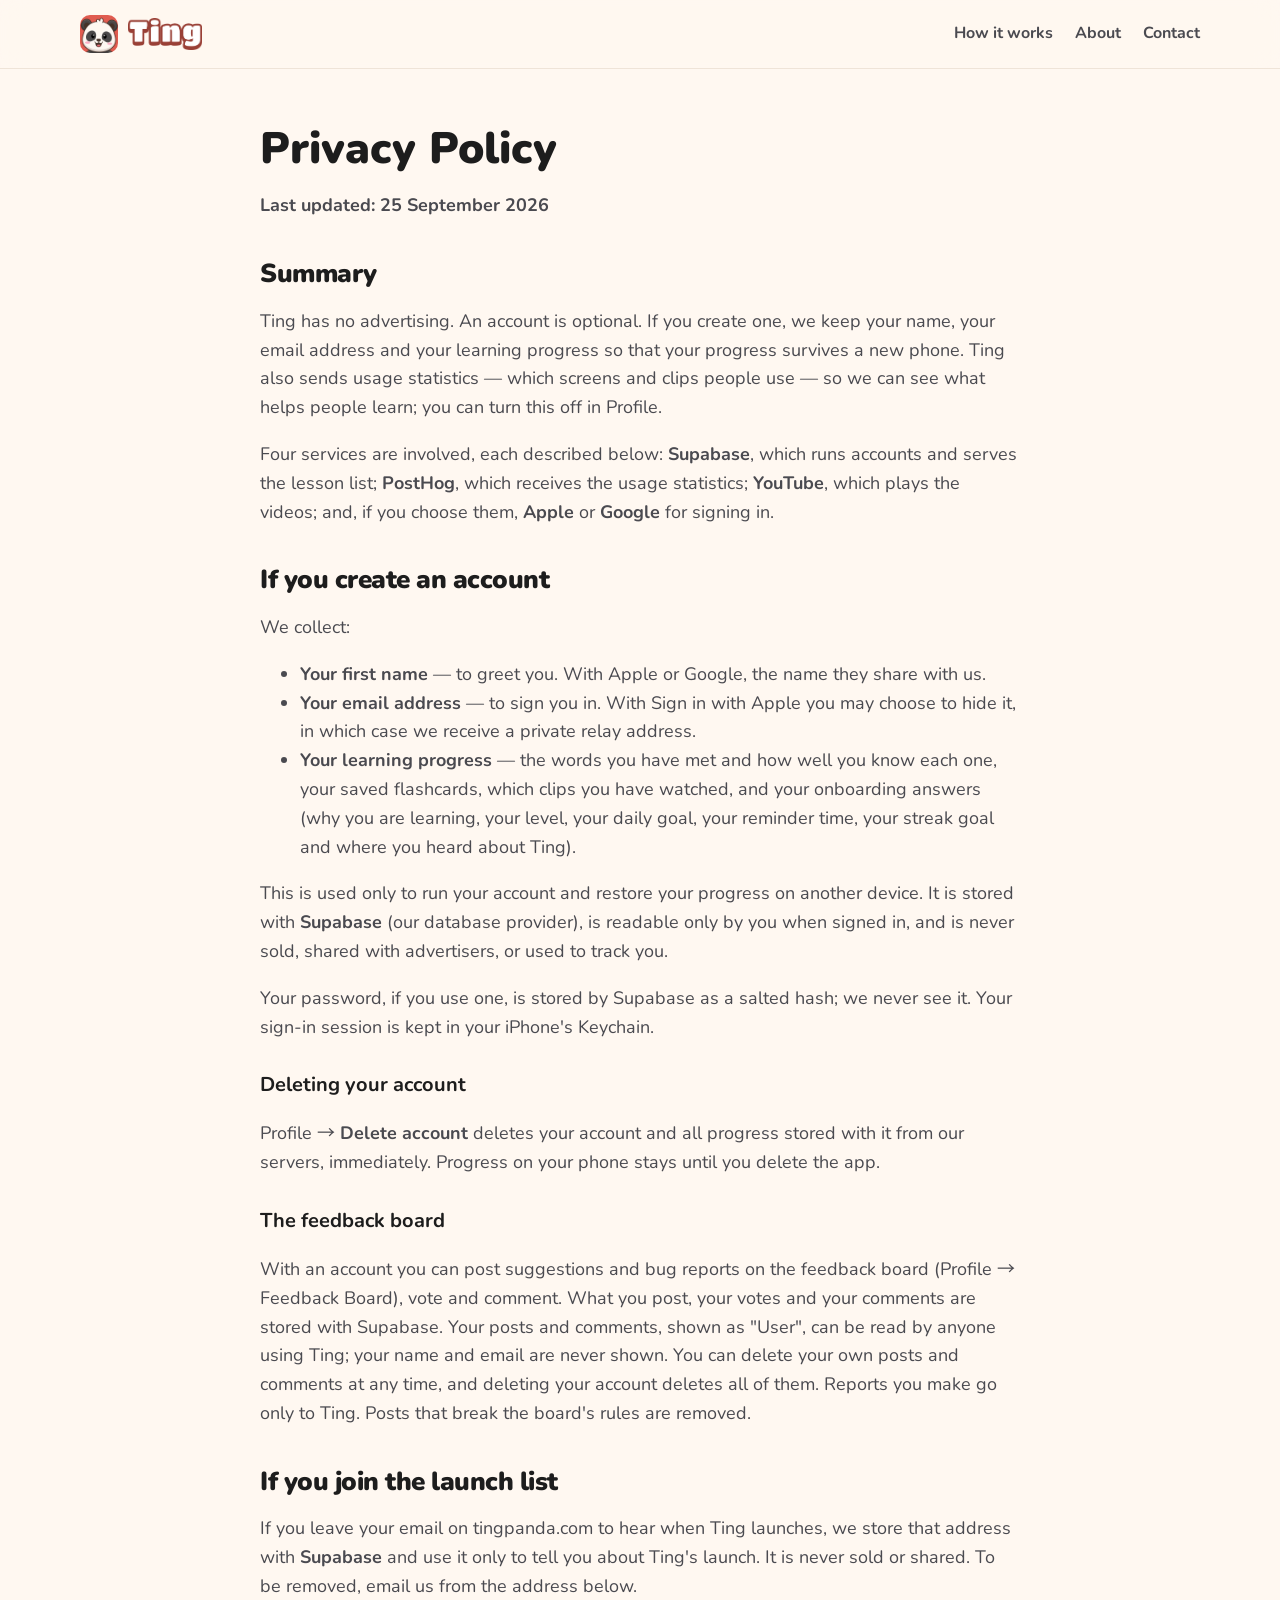
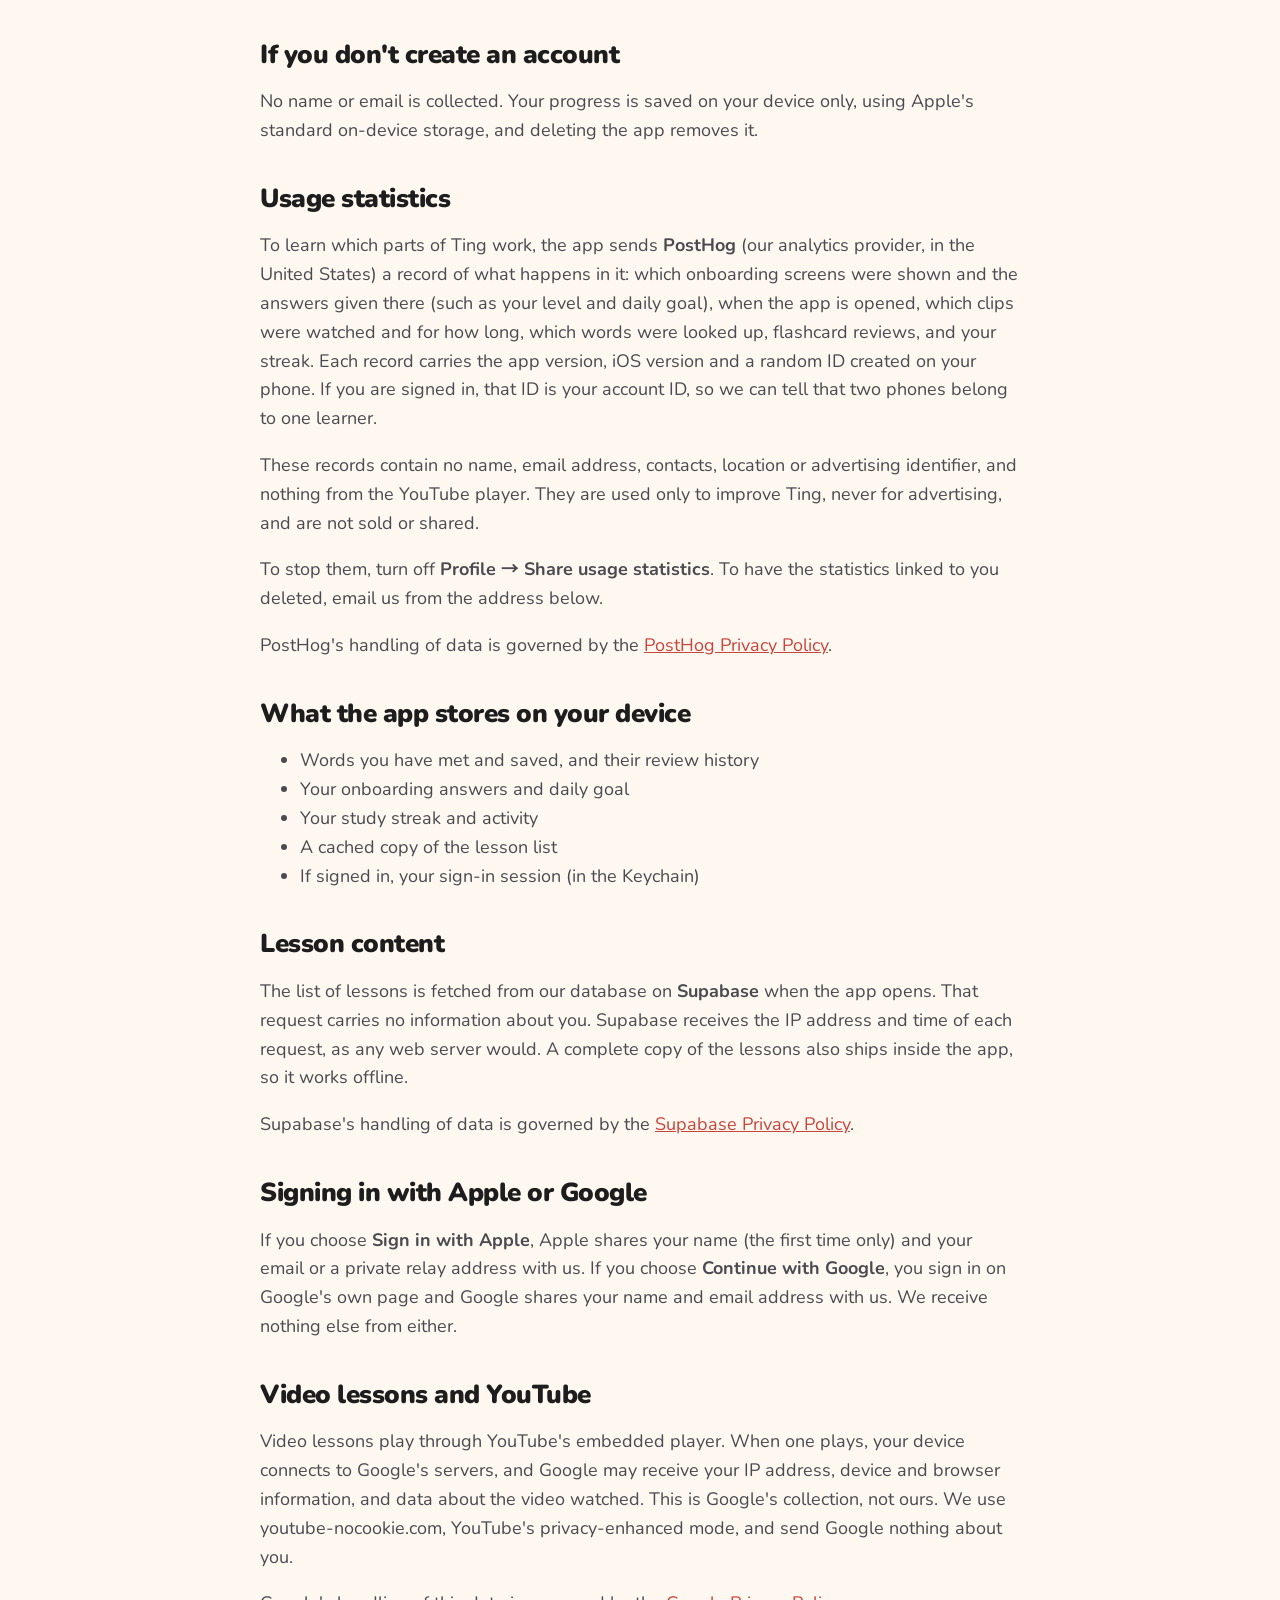
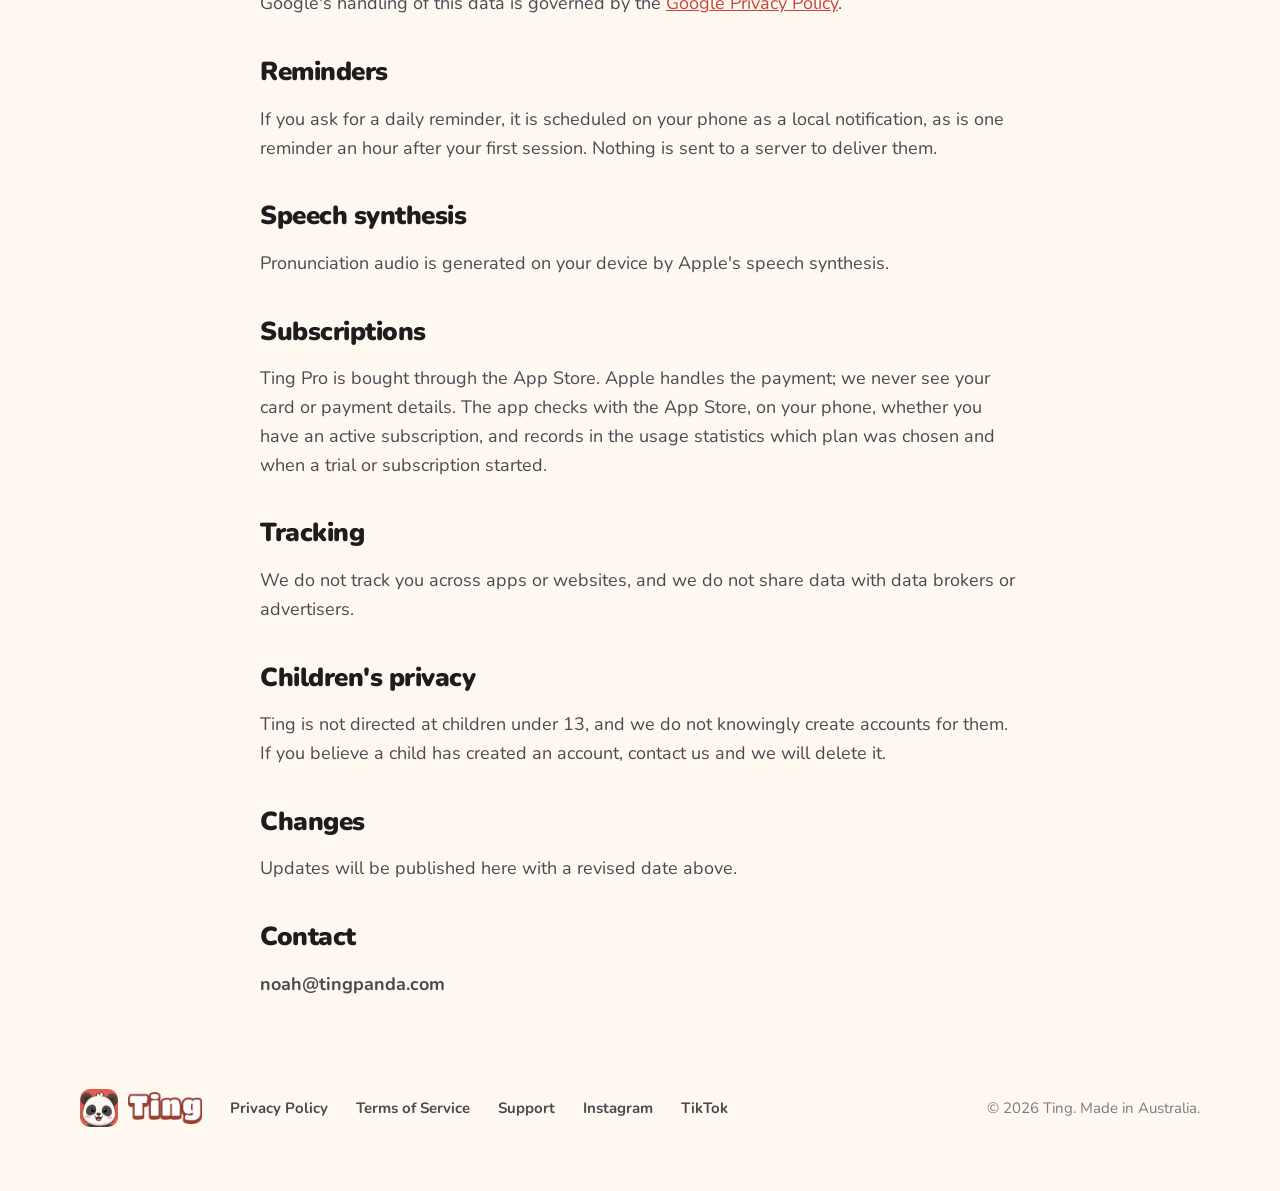
<file: privacy.html>
<!doctype html>
<html lang="en">
<head>
<meta charset="utf-8">
<meta name="viewport" content="width=device-width, initial-scale=1">
<title>Privacy Policy — Ting</title>
<link rel="icon" href="img/favicon.png?v=2">
<link rel="preconnect" href="https://fonts.googleapis.com">
<link rel="preconnect" href="https://fonts.gstatic.com" crossorigin>
<link href="https://fonts.googleapis.com/css2?family=Nunito:wght@400;700;800;900&family=Noto+Sans+SC:wght@500;700&display=swap" rel="stylesheet">
<link rel="stylesheet" href="style.css">
</head>
<body>
<nav class="top">
  <div class="wrap">
    <a class="brand" href="./"><img src="img/icon.png" alt=""><img class="word" src="img/wordmark.png" alt="Ting"></a>
    <div class="links">
      <a href="./#how">How it works</a>
      <a href="./#about">About</a>
      <a class="keep" href="support.html">Contact</a>
    </div>
  </div>
</nav>
<main class="wrap"><article class="doc">
<h1>Privacy Policy</h1>
<p><strong>Last updated: 25 September 2026</strong></p>
<h2>Summary</h2>
<p>Ting has no advertising. An account is optional. If you create one, we keep
your name, your email address and your learning progress so that your
progress survives a new phone. Ting also sends usage statistics — which
screens and clips people use — so we can see what helps people learn; you
can turn this off in Profile.</p>
<p>Four services are involved, each described below: <strong>Supabase</strong>, which runs
accounts and serves the lesson list; <strong>PostHog</strong>, which receives the usage
statistics; <strong>YouTube</strong>, which plays the videos; and, if you choose them,
<strong>Apple</strong> or <strong>Google</strong> for signing in.</p>
<h2>If you create an account</h2>
<p>We collect:</p>
<ul>
<li><strong>Your first name</strong> — to greet you. With Apple or Google, the name they
  share with us.</li>
<li><strong>Your email address</strong> — to sign you in. With Sign in with Apple you may
  choose to hide it, in which case we receive a private relay address.</li>
<li><strong>Your learning progress</strong> — the words you have met and how well you know
  each one, your saved flashcards, which clips you have watched, and your
  onboarding answers (why you are learning, your level, your daily goal,
  your reminder time, your streak goal and where you heard about Ting).</li>
</ul>
<p>This is used only to run your account and restore your progress on another
device. It is stored with <strong>Supabase</strong> (our database provider), is readable
only by you when signed in, and is never sold, shared with advertisers, or
used to track you.</p>
<p>Your password, if you use one, is stored by Supabase as a salted hash; we
never see it. Your sign-in session is kept in your iPhone's Keychain.</p>
<h3>Deleting your account</h3>
<p>Profile → <strong>Delete account</strong> deletes your account and all progress stored
with it from our servers, immediately. Progress on your phone stays until you
delete the app.</p>
<h3>The feedback board</h3>
<p>With an account you can post suggestions and bug reports on the feedback
board (Profile → Feedback Board), vote and comment. What you post, your votes
and your comments are stored with Supabase. Your posts and comments,
shown as "User", can be read by anyone using Ting; your name and email are never shown. You
can delete your own posts and comments at any time, and deleting your account
deletes all of them. Reports you make go only to Ting. Posts that break the
board's rules are removed.</p>
<h2>If you join the launch list</h2>
<p>If you leave your email on tingpanda.com to hear when Ting launches, we
store that address with <strong>Supabase</strong> and use it only to tell you about
Ting's launch. It is never sold or shared. To be removed, email us from the
address below.</p>
<h2>If you don't create an account</h2>
<p>No name or email is collected. Your progress is saved on your device only,
using Apple's standard on-device storage, and deleting the app removes it.</p>
<h2>Usage statistics</h2>
<p>To learn which parts of Ting work, the app sends <strong>PostHog</strong> (our analytics
provider, in the United States) a record of what happens in it: which
onboarding screens were shown and the answers given there (such as your
level and daily goal), when the app is opened, which clips were watched and
for how long, which words were looked up, flashcard reviews, and your
streak. Each record carries the app version, iOS version and a random ID
created on your phone. If you are signed in, that ID is your account ID, so
we can tell that two phones belong to one learner.</p>
<p>These records contain no name, email address, contacts, location or
advertising identifier, and nothing from the YouTube player. They are used
only to improve Ting, never for advertising, and are not sold or shared.</p>
<p>To stop them, turn off <strong>Profile → Share usage statistics</strong>. To have the
statistics linked to you deleted, email us from the address below.</p>
<p>PostHog's handling of data is governed by the
<a href="https://posthog.com/privacy">PostHog Privacy Policy</a>.</p>
<h2>What the app stores on your device</h2>
<ul>
<li>Words you have met and saved, and their review history</li>
<li>Your onboarding answers and daily goal</li>
<li>Your study streak and activity</li>
<li>A cached copy of the lesson list</li>
<li>If signed in, your sign-in session (in the Keychain)</li>
</ul>
<h2>Lesson content</h2>
<p>The list of lessons is fetched from our database on <strong>Supabase</strong> when the app
opens. That request carries no information about you. Supabase receives the IP
address and time of each request, as any web server would. A complete copy of
the lessons also ships inside the app, so it works offline.</p>
<p>Supabase's handling of data is governed by the
<a href="https://supabase.com/privacy">Supabase Privacy Policy</a>.</p>
<h2>Signing in with Apple or Google</h2>
<p>If you choose <strong>Sign in with Apple</strong>, Apple shares your name (the first time
only) and your email or a private relay address with us. If you choose
<strong>Continue with Google</strong>, you sign in on Google's own page and Google shares
your name and email address with us. We receive nothing else from either.</p>
<h2>Video lessons and YouTube</h2>
<p>Video lessons play through YouTube's embedded player. When one plays, your
device connects to Google's servers, and Google may receive your IP address,
device and browser information, and data about the video watched. This is
Google's collection, not ours. We use youtube-nocookie.com, YouTube's
privacy-enhanced mode, and send Google nothing about you.</p>
<p>Google's handling of this data is governed by the
<a href="https://policies.google.com/privacy">Google Privacy Policy</a>.</p>
<h2>Reminders</h2>
<p>If you ask for a daily reminder, it is scheduled on your phone as a local
notification, as is one reminder an hour after your first session. Nothing
is sent to a server to deliver them.</p>
<h2>Speech synthesis</h2>
<p>Pronunciation audio is generated on your device by Apple's speech synthesis.</p>
<h2>Subscriptions</h2>
<p>Ting Pro is bought through the App Store. Apple handles the payment; we never
see your card or payment details. The app checks with the App Store, on your
phone, whether you have an active subscription, and records in the usage
statistics which plan was chosen and when a trial or subscription started.</p>
<h2>Tracking</h2>
<p>We do not track you across apps or websites, and we do not share data with
data brokers or advertisers.</p>
<h2>Children's privacy</h2>
<p>Ting is not directed at children under 13, and we do not knowingly create
accounts for them. If you believe a child has created an account, contact us
and we will delete it.</p>
<h2>Changes</h2>
<p>Updates will be published here with a revised date above.</p>
<h2>Contact</h2>
<p><strong>noah@tingpanda.com</strong></p>
</article></main>
<footer>
  <div class="wrap">
    <a class="brand" href="./"><img src="img/icon.png" alt=""><img class="word" src="img/wordmark.png" alt="Ting"></a>
    <a href="privacy.html">Privacy Policy</a>
    <a href="terms.html">Terms of Service</a>
    <a href="support.html">Support</a>
    <a href="https://www.instagram.com/learnwithting/" target="_blank" rel="noopener">Instagram</a>
    <a href="https://www.tiktok.com/@ting.chinese" target="_blank" rel="noopener">TikTok</a>
    <span class="spacer">© 2026 Ting. Made in Australia.</span>
  </div>
</footer>
</body>
</html>
</file>
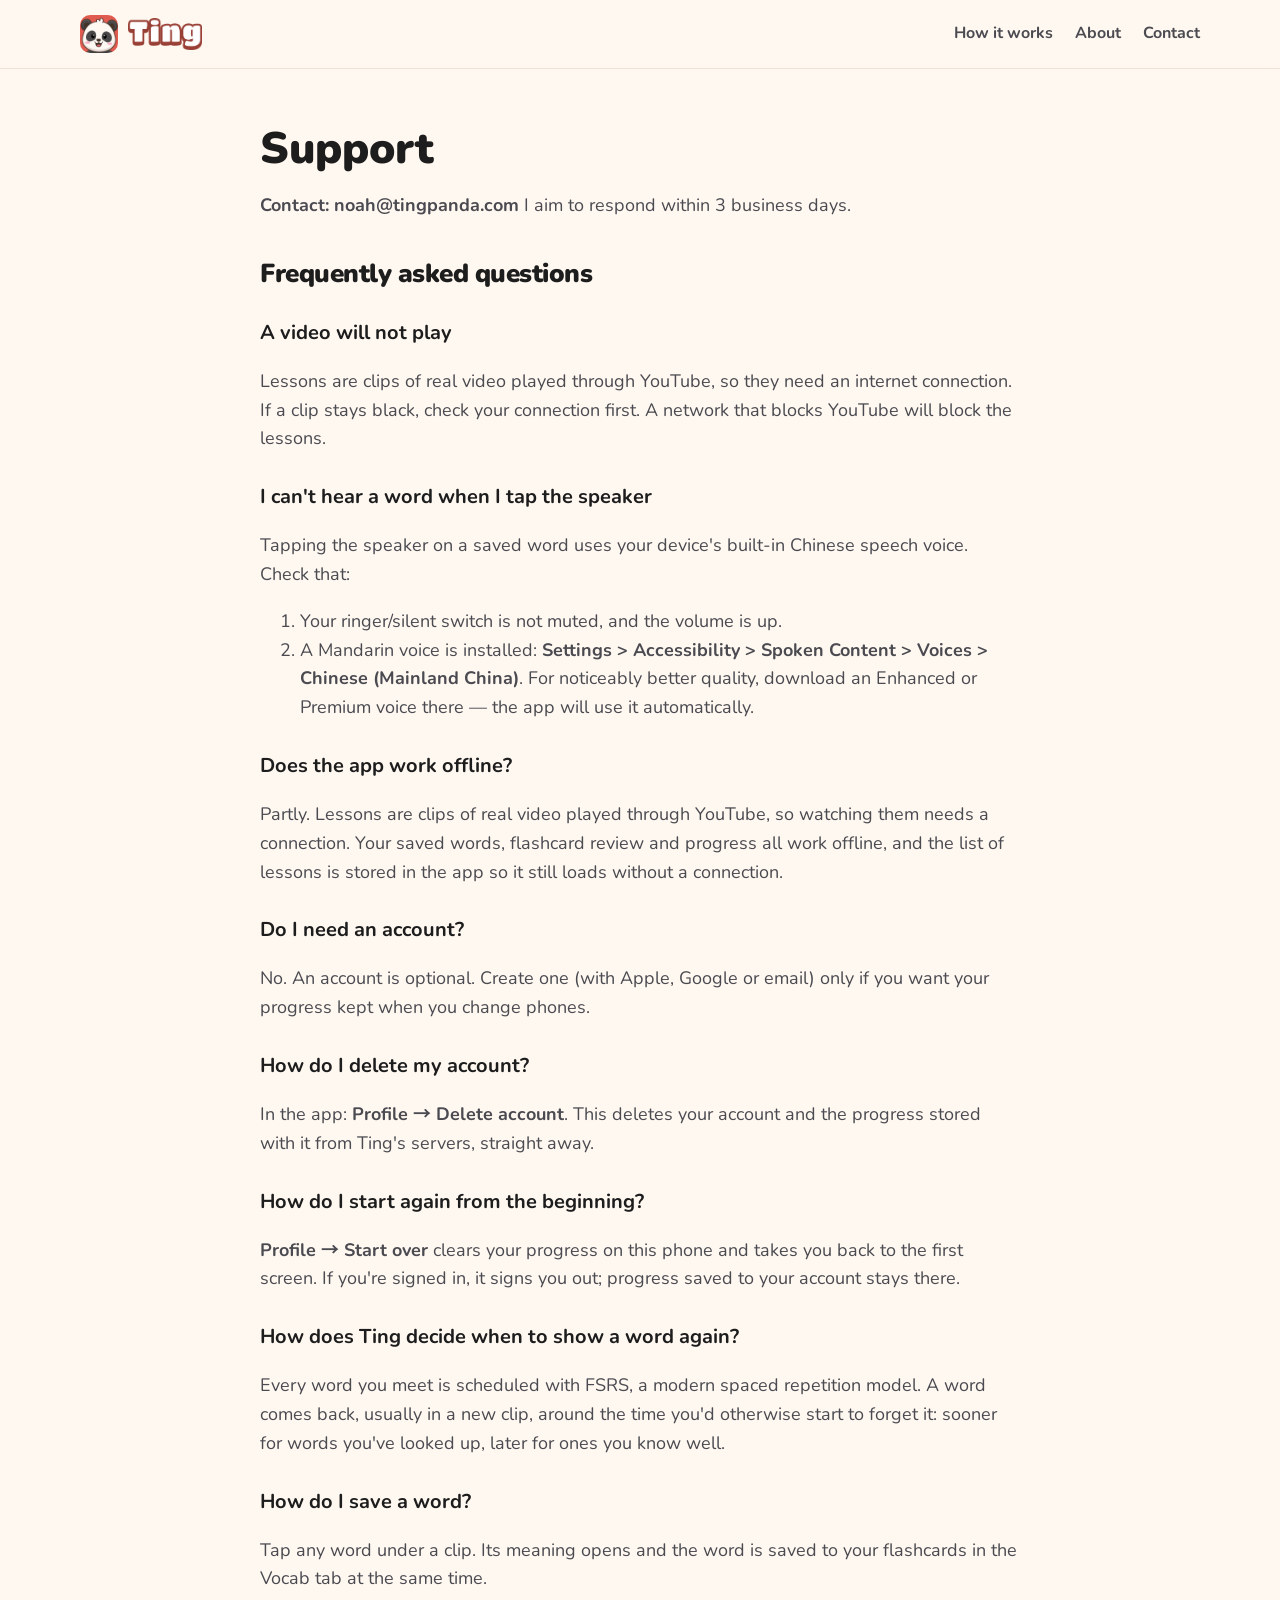
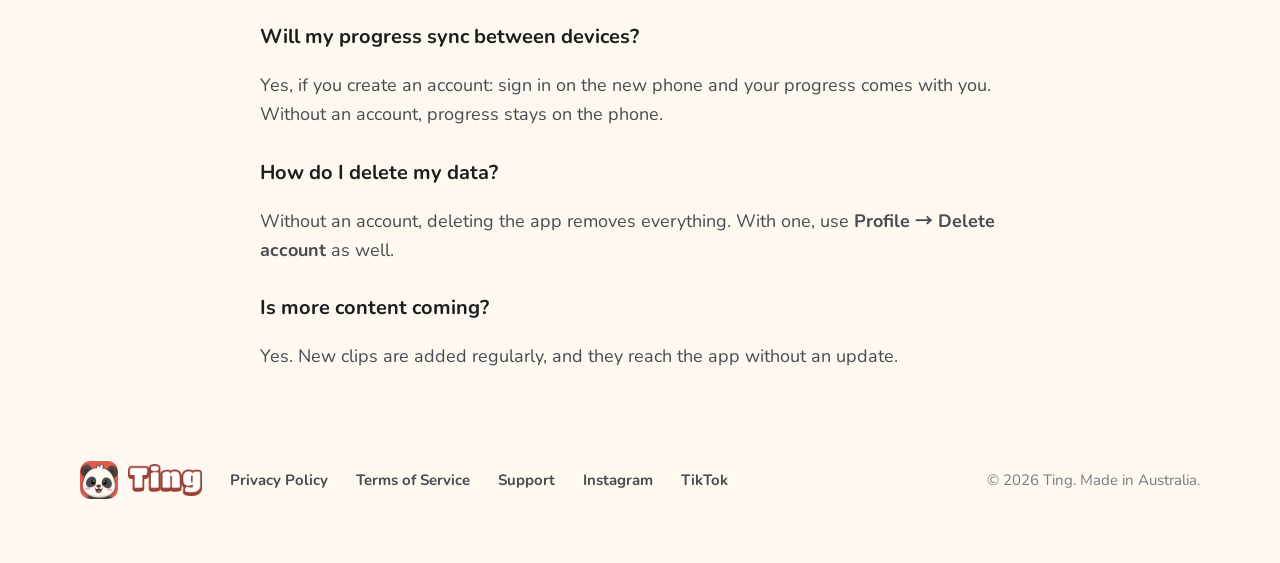
<file: support.html>
<!doctype html>
<html lang="en">
<head>
<meta charset="utf-8">
<meta name="viewport" content="width=device-width, initial-scale=1">
<title>Support — Ting</title>
<link rel="icon" href="img/favicon.png?v=2">
<link rel="preconnect" href="https://fonts.googleapis.com">
<link rel="preconnect" href="https://fonts.gstatic.com" crossorigin>
<link href="https://fonts.googleapis.com/css2?family=Nunito:wght@400;700;800;900&family=Noto+Sans+SC:wght@500;700&display=swap" rel="stylesheet">
<link rel="stylesheet" href="style.css">
</head>
<body>
<nav class="top">
  <div class="wrap">
    <a class="brand" href="./"><img src="img/icon.png" alt=""><img class="word" src="img/wordmark.png" alt="Ting"></a>
    <div class="links">
      <a href="./#how">How it works</a>
      <a href="./#about">About</a>
      <a class="keep" href="support.html">Contact</a>
    </div>
  </div>
</nav>
<main class="wrap"><article class="doc">
<h1>Support</h1>
<p><strong>Contact: noah@tingpanda.com</strong>
I aim to respond within 3 business days.</p>
<h2>Frequently asked questions</h2>
<h3>A video will not play</h3>
<p>Lessons are clips of real video played through YouTube, so they need an
internet connection. If a clip stays black, check your connection first. A
network that blocks YouTube will block the lessons.</p>
<h3>I can't hear a word when I tap the speaker</h3>
<p>Tapping the speaker on a saved word uses your device's built-in Chinese
speech voice. Check that:</p>
<ol>
<li>Your ringer/silent switch is not muted, and the volume is up.</li>
<li>A Mandarin voice is installed: <strong>Settings &gt; Accessibility &gt; Spoken Content &gt;
   Voices &gt; Chinese (Mainland China)</strong>. For noticeably better quality, download
   an Enhanced or Premium voice there — the app will use it automatically.</li>
</ol>
<h3>Does the app work offline?</h3>
<p>Partly. Lessons are clips of real video played through YouTube, so watching
them needs a connection. Your saved words, flashcard review and progress all
work offline, and the list of lessons is stored in the app so it still loads
without a connection.</p>
<h3>Do I need an account?</h3>
<p>No. An account is optional. Create one (with Apple, Google or email) only if
you want your progress kept when you change phones.</p>
<h3>How do I delete my account?</h3>
<p>In the app: <strong>Profile → Delete account</strong>. This deletes your account and the
progress stored with it from Ting's servers, straight away.</p>
<h3>How do I start again from the beginning?</h3>
<p><strong>Profile → Start over</strong> clears your progress on this phone and takes you back
to the first screen. If you're signed in, it signs you out; progress saved to
your account stays there.</p>
<h3>How does Ting decide when to show a word again?</h3>
<p>Every word you meet is scheduled with FSRS, a modern spaced repetition model.
A word comes back, usually in a new clip, around the time you'd otherwise
start to forget it: sooner for words you've looked up, later for ones you
know well.</p>
<h3>How do I save a word?</h3>
<p>Tap any word under a clip. Its meaning opens and the word is saved to your
flashcards in the Vocab tab at the same time.</p>
<h3>Will my progress sync between devices?</h3>
<p>Yes, if you create an account: sign in on the new phone and your progress
comes with you. Without an account, progress stays on the phone.</p>
<h3>How do I delete my data?</h3>
<p>Without an account, deleting the app removes everything. With one, use
<strong>Profile → Delete account</strong> as well.</p>
<h3>Is more content coming?</h3>
<p>Yes. New clips are added regularly, and they reach the app without an update.</p>
</article></main>
<footer>
  <div class="wrap">
    <a class="brand" href="./"><img src="img/icon.png" alt=""><img class="word" src="img/wordmark.png" alt="Ting"></a>
    <a href="privacy.html">Privacy Policy</a>
    <a href="terms.html">Terms of Service</a>
    <a href="support.html">Support</a>
    <a href="https://www.instagram.com/learnwithting/" target="_blank" rel="noopener">Instagram</a>
    <a href="https://www.tiktok.com/@ting.chinese" target="_blank" rel="noopener">TikTok</a>
    <span class="spacer">© 2026 Ting. Made in Australia.</span>
  </div>
</footer>
</body>
</html>
</file>
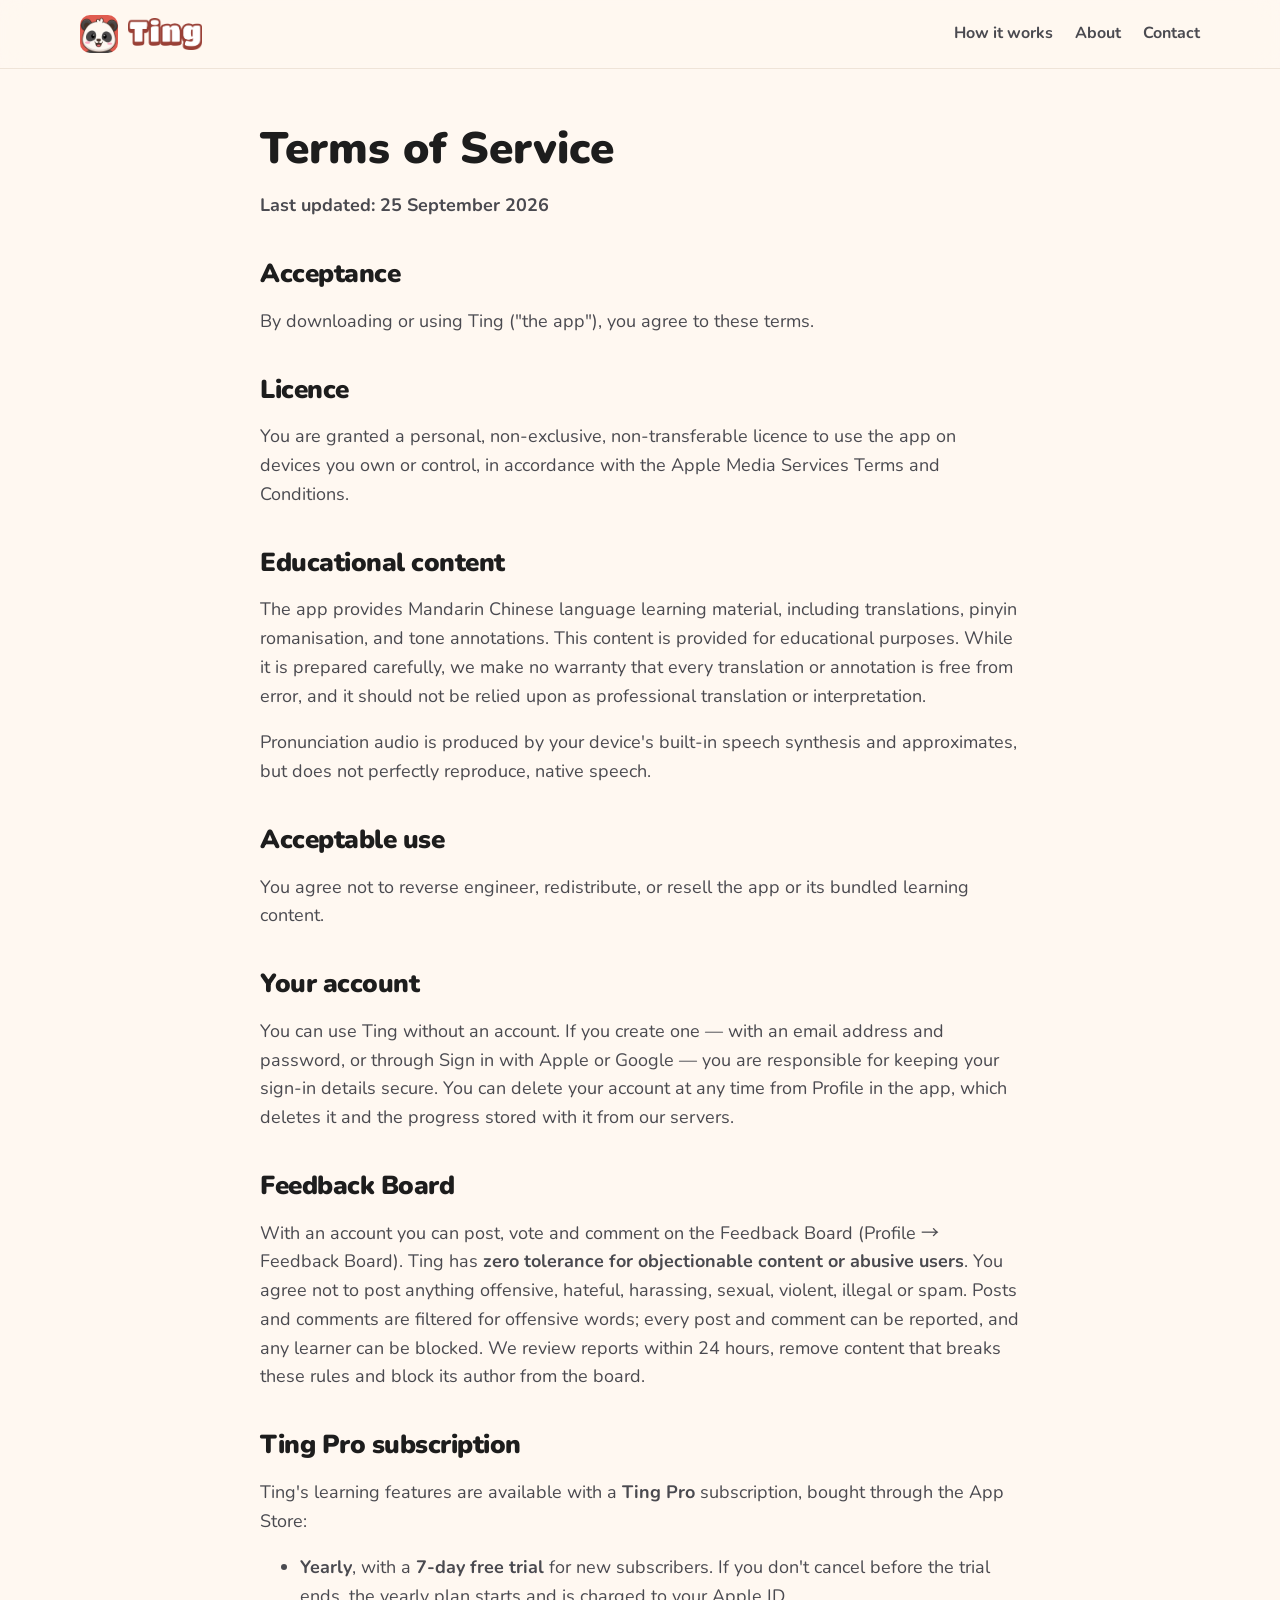
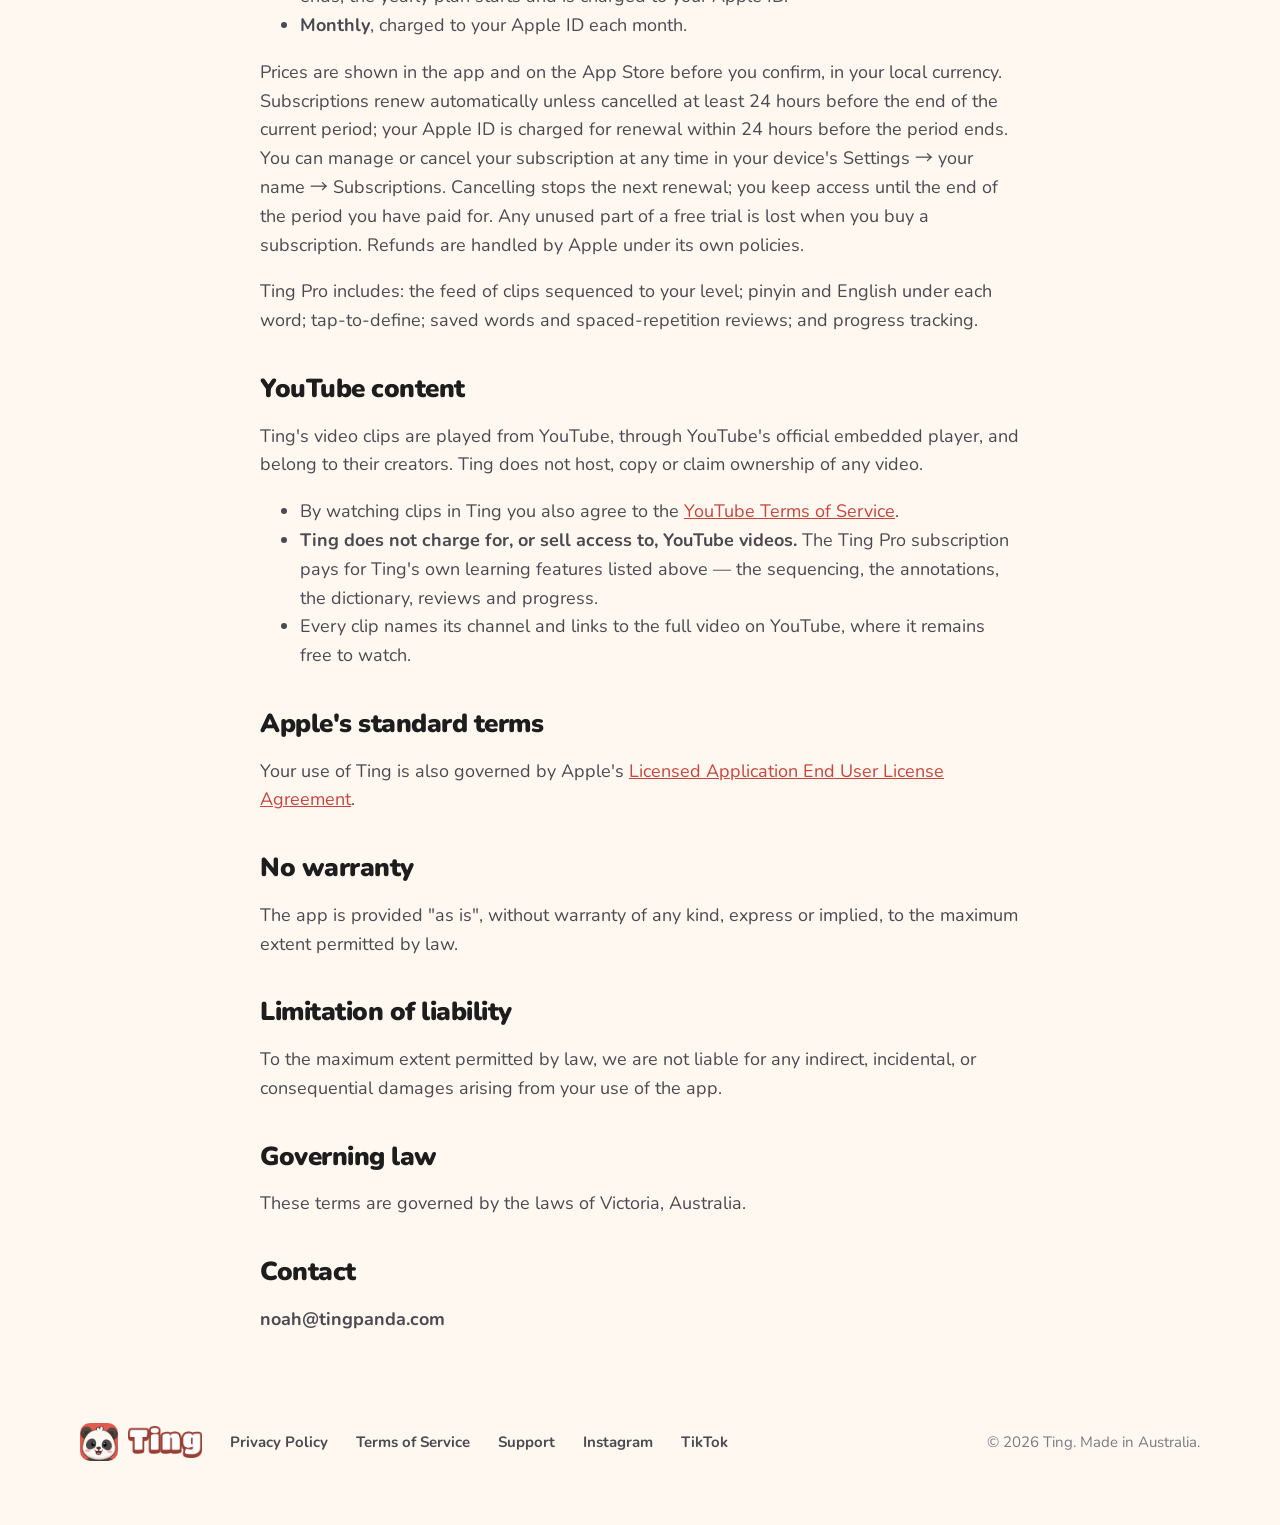
<file: terms.html>
<!doctype html>
<html lang="en">
<head>
<meta charset="utf-8">
<meta name="viewport" content="width=device-width, initial-scale=1">
<title>Terms of Service — Ting</title>
<link rel="icon" href="img/favicon.png?v=2">
<link rel="preconnect" href="https://fonts.googleapis.com">
<link rel="preconnect" href="https://fonts.gstatic.com" crossorigin>
<link href="https://fonts.googleapis.com/css2?family=Nunito:wght@400;700;800;900&family=Noto+Sans+SC:wght@500;700&display=swap" rel="stylesheet">
<link rel="stylesheet" href="style.css">
</head>
<body>
<nav class="top">
  <div class="wrap">
    <a class="brand" href="./"><img src="img/icon.png" alt=""><img class="word" src="img/wordmark.png" alt="Ting"></a>
    <div class="links">
      <a href="./#how">How it works</a>
      <a href="./#about">About</a>
      <a class="keep" href="support.html">Contact</a>
    </div>
  </div>
</nav>
<main class="wrap"><article class="doc">
<h1>Terms of Service</h1>
<p><strong>Last updated: 25 September 2026</strong></p>
<h2>Acceptance</h2>
<p>By downloading or using Ting ("the app"), you agree to these terms.</p>
<h2>Licence</h2>
<p>You are granted a personal, non-exclusive, non-transferable licence to use the
app on devices you own or control, in accordance with the Apple Media Services
Terms and Conditions.</p>
<h2>Educational content</h2>
<p>The app provides Mandarin Chinese language learning material, including
translations, pinyin romanisation, and tone annotations. This content is
provided for educational purposes. While it is prepared carefully, we make no
warranty that every translation or annotation is free from error, and it should
not be relied upon as professional translation or interpretation.</p>
<p>Pronunciation audio is produced by your device's built-in speech synthesis and
approximates, but does not perfectly reproduce, native speech.</p>
<h2>Acceptable use</h2>
<p>You agree not to reverse engineer, redistribute, or resell the app or its
bundled learning content.</p>
<h2>Your account</h2>
<p>You can use Ting without an account. If you create one — with an email
address and password, or through Sign in with Apple or Google — you are
responsible for keeping your sign-in details secure. You can delete your
account at any time from Profile in the app, which deletes it and the
progress stored with it from our servers.</p>
<h2>Feedback Board</h2>
<p>With an account you can post, vote and comment on the Feedback Board
(Profile → Feedback Board). Ting has <strong>zero tolerance for objectionable
content or abusive users</strong>. You agree not to post anything offensive,
hateful, harassing, sexual, violent, illegal or spam. Posts and comments are
filtered for offensive words; every post and comment can be reported, and any
learner can be blocked. We review reports within 24 hours, remove content that
breaks these rules and block its author from the board.</p>
<h2>Ting Pro subscription</h2>
<p>Ting's learning features are available with a <strong>Ting Pro</strong> subscription,
bought through the App Store:</p>
<ul>
<li><strong>Yearly</strong>, with a <strong>7-day free trial</strong> for new subscribers. If you don't
  cancel before the trial ends, the yearly plan starts and is charged to your
  Apple ID.</li>
<li><strong>Monthly</strong>, charged to your Apple ID each month.</li>
</ul>
<p>Prices are shown in the app and on the App Store before you confirm, in your
local currency. Subscriptions renew automatically unless cancelled at least
24 hours before the end of the current period; your Apple ID is charged for
renewal within 24 hours before the period ends. You can manage or cancel your
subscription at any time in your device's Settings → your name →
Subscriptions. Cancelling stops the next renewal; you keep access until the
end of the period you have paid for. Any unused part of a free trial is lost
when you buy a subscription. Refunds are handled by Apple under its own
policies.</p>
<p>Ting Pro includes: the feed of clips sequenced to your level; pinyin and
English under each word; tap-to-define; saved words and spaced-repetition
reviews; and progress tracking.</p>
<h2>YouTube content</h2>
<p>Ting's video clips are played from YouTube, through YouTube's official
embedded player, and belong to their creators. Ting does not host, copy or
claim ownership of any video.</p>
<ul>
<li>By watching clips in Ting you also agree to the
  <a href="https://www.youtube.com/t/terms">YouTube Terms of Service</a>.</li>
<li><strong>Ting does not charge for, or sell access to, YouTube videos.</strong> The Ting
  Pro subscription pays for Ting's own learning features listed above — the
  sequencing, the annotations, the dictionary, reviews and progress.</li>
<li>Every clip names its channel and links to the full video on YouTube, where
  it remains free to watch.</li>
</ul>
<h2>Apple's standard terms</h2>
<p>Your use of Ting is also governed by Apple's
<a href="https://www.apple.com/legal/internet-services/itunes/dev/stdeula/">Licensed Application End User License Agreement</a>.</p>
<h2>No warranty</h2>
<p>The app is provided "as is", without warranty of any kind, express or implied,
to the maximum extent permitted by law.</p>
<h2>Limitation of liability</h2>
<p>To the maximum extent permitted by law, we are not liable for any indirect,
incidental, or consequential damages arising from your use of the app.</p>
<h2>Governing law</h2>
<p>These terms are governed by the laws of Victoria, Australia.</p>
<h2>Contact</h2>
<p><strong>noah@tingpanda.com</strong></p>
</article></main>
<footer>
  <div class="wrap">
    <a class="brand" href="./"><img src="img/icon.png" alt=""><img class="word" src="img/wordmark.png" alt="Ting"></a>
    <a href="privacy.html">Privacy Policy</a>
    <a href="terms.html">Terms of Service</a>
    <a href="support.html">Support</a>
    <a href="https://www.instagram.com/learnwithting/" target="_blank" rel="noopener">Instagram</a>
    <a href="https://www.tiktok.com/@ting.chinese" target="_blank" rel="noopener">TikTok</a>
    <span class="spacer">© 2026 Ting. Made in Australia.</span>
  </div>
</footer>
</body>
</html>
</file>
<file: home.css>
/* Homepage, laid out like kikulang.com: a live phone in the hero, three
   numbered feature cards with working demos, then the download. The legal
   pages keep style.css. */
:root {
  --coral: #E05C50;
  --coral-dark: #C7453B;
  --coral-soft: #FDEBE7;
  --good: #3FAE5A;
  --again: #E05C50;
  --ink: #232323;
  --ink-2: #55555C;
  --ink-3: #9A9AA2;
  --bg: #FFFFFF;
  --bg-2: #F9F8F6;
  --bg-3: #FFF7EF;
  --line: #ECE7E1;
  color-scheme: light;
}
* { box-sizing: border-box; }
html { scroll-behavior: smooth; }
body { margin: 0; background: var(--bg); color: var(--ink); font-family: "Inter", system-ui, -apple-system, sans-serif;
  font-size: 17px; line-height: 1.6; -webkit-font-smoothing: antialiased; overflow-x: hidden; }
h1, h2, h3, .brand { font-family: "Nunito", system-ui, sans-serif; }
img { max-width: 100%; display: block; }
a { color: inherit; }
.zh { font-family: "Noto Sans SC", sans-serif; }
.wrap { width: min(1140px, 100% - 32px); margin: 0 auto; }
.sr { position: absolute; width: 1px; height: 1px; overflow: hidden; clip: rect(0 0 0 0); }

/* Nav */
nav.top { position: sticky; top: 0; z-index: 20; background: rgba(255,255,255,.92); backdrop-filter: blur(12px);
  -webkit-backdrop-filter: blur(12px); border-bottom: 1px solid var(--line); }
nav.top .wrap { display: grid; grid-template-columns: 1fr auto 1fr; align-items: center; height: 68px; }
.brand { display: flex; align-items: center; gap: 9px; text-decoration: none; color: var(--coral); font-weight: 900; font-size: 27px; letter-spacing: -.5px; }
.brand img { width: 34px; height: 34px; border-radius: 9px; }
.brand img.word { width: auto; height: 30px; border-radius: 0; }
nav.top .links { display: flex; gap: 32px; }
nav.top .links a { text-decoration: none; font-weight: 600; color: var(--ink); }
nav.top .links a:hover { color: var(--coral); }
nav.top .cta { justify-self: end; }

/* Store badge / waitlist button */
.store img { height: 40px; width: auto; }
.store.big img { height: 52px; }
.btn { display: inline-flex; align-items: center; gap: 8px; background: var(--coral); color: #fff; text-decoration: none; border: 0; cursor: pointer;
  font: 800 16px "Nunito", sans-serif; padding: 12px 20px; border-radius: 12px; box-shadow: 0 4px 0 var(--coral-dark);
  transition: transform .1s, box-shadow .1s; }
.btn:hover { transform: translateY(1px); box-shadow: 0 3px 0 var(--coral-dark); }
.btn.big { font-size: 18px; padding: 15px 26px; border-radius: 14px; }
.btn:disabled { opacity: .6; cursor: default; }

/* Hero */
.hero .wrap { display: grid; grid-template-columns: 1.1fr 1fr; align-items: center; gap: 40px; min-height: calc(100vh - 68px); padding: 40px 0 56px; }
.hero h1 { font-size: clamp(48px, 7vw, 84px); line-height: 1.04; margin: 0 0 22px; letter-spacing: -1.5px; font-weight: 800; }
.hero h1 .flag { font-size: .7em; vertical-align: .15em; }
.hero h1 em { font-style: normal; color: var(--coral); display: block; }
.hero .lede { font-size: 19px; color: var(--ink-2); max-width: 470px; margin: 0 0 30px; font-weight: 300; }
.hero .note { margin: 14px 0 0; font-size: 14px; color: var(--ink-3); }

/* The phone */
.stage { position: relative; justify-self: center; display: flex; flex-direction: column; align-items: center; }
.stage::before { content: ""; position: absolute; inset: 8% -30% 12%; background: radial-gradient(closest-side, rgba(224,92,80,.16), transparent); z-index: -1; }
.phone { position: relative; width: 300px; height: 668px; border-radius: 46px; background: #fff; border: 3px solid #3a3a3a;
  box-shadow: 0 30px 60px -20px rgba(0,0,0,.25), inset 0 0 0 9px #111; overflow: hidden; }
.screen { position: absolute; inset: 9px; border-radius: 37px; overflow: hidden; background: #FBF6EF; display: flex; flex-direction: column; }
.island { position: absolute; top: 10px; left: 50%; transform: translateX(-50%); width: 88px; height: 26px; border-radius: 14px; background: #000; z-index: 5; }
.app-top { padding: 46px 16px 8px; }
.goal { height: 9px; border-radius: 6px; background: #EFE7DD; overflow: hidden; }
.goal i { display: block; height: 100%; width: 56%; background: var(--coral); border-radius: 6px; }
.tabs { display: flex; justify-content: center; gap: 18px; margin-top: 8px; font: 700 12px "Nunito"; color: var(--ink-3); }
.tabs b { color: var(--ink); border-bottom: 2px solid var(--coral); padding-bottom: 2px; }
.player { background: #000; flex: 0 0 auto; }
.player .meta { display: flex; align-items: center; gap: 8px; padding: 8px 10px; color: #fff; font-size: 11px; line-height: 1.25; }
.player .meta .ch { width: 24px; height: 24px; border-radius: 50%; background: #333 center/cover; flex: none; }
.player .meta b { display: block; font-size: 11.5px; }
.player .meta span { opacity: .7; }
/* A tall black stage, as in the app: the 16:9 picture sits in the middle and
   YouTube's own title bar and logo fall in the bands above and below it. */
.video { position: relative; height: 262px; background: #000; }
.video iframe, .video > div { position: absolute; inset: 0; width: 100%; height: 100%; border: 0; }
.sound { position: absolute; right: 10px; top: 10px; background: #F2ECE4; color: var(--ink-2); border: 0; border-radius: 14px; padding: 4px 9px;
  font: 700 11px "Nunito"; cursor: pointer; }
.subs { position: relative; flex: 1; background: #FFFCF8; border-radius: 18px 18px 0 0; margin-top: -2px; padding: 34px 12px 70px; overflow: hidden; }
.clip-label { text-align: center; font: 800 10px "Nunito"; letter-spacing: 1px; color: var(--ink-2); text-transform: uppercase; margin-bottom: 10px; }
.clip-label span { color: var(--coral); }
.line { display: flex; flex-wrap: wrap; gap: 6px 4px; justify-content: flex-start; }
.w { display: flex; flex-direction: column; align-items: center; padding: 2px 3px 3px; border-radius: 8px; border: 1.5px solid transparent; cursor: pointer;
  background: none; font: inherit; color: inherit; transition: background .15s; }
.w .p { font-family: "Inter", sans-serif; font-size: 10px; color: #8D8A86; line-height: 1.3; }
.w .h { font-family: "Noto Sans SC", sans-serif; font-size: 21px; font-weight: 700; line-height: 1.25; border-bottom: 2.5px solid #D9D4CD; }
.w .g { font-size: 10px; color: var(--coral); font-weight: 700; line-height: 1.2; max-width: 70px; text-align: center; }
.w.new { border-color: var(--coral); background: #fff; }
.w.now .h { border-bottom-color: var(--coral); }
.w:hover { background: var(--coral-soft); }
.english { margin-top: 10px; font-size: 12px; color: var(--ink-3); }
.hint { position: absolute; z-index: 4; background: #fff; border-radius: 12px; padding: 5px 10px; font: 800 13px "Nunito"; box-shadow: 0 6px 18px rgba(0,0,0,.12);
  white-space: nowrap; pointer-events: none; animation: bob 1.6s ease-in-out infinite; }
.hint::before { content: "↑ "; }
@keyframes bob { 50% { transform: translateY(3px); } }
.english { margin-top: 38px; }
.sheet { position: absolute; left: 0; right: 0; bottom: 0; z-index: 6; background: #fff; border-radius: 20px 20px 0 0; box-shadow: 0 -10px 30px rgba(0,0,0,.12);
  padding: 14px 16px 18px; transform: translateY(105%); transition: transform .28s cubic-bezier(.2,.8,.2,1); }
.sheet.open { transform: none; }
.sheet .grab { width: 34px; height: 4px; border-radius: 2px; background: #ddd; margin: -4px auto 10px; }
.sheet .head { display: flex; align-items: baseline; gap: 8px; }
.sheet .head b { font: 700 28px "Noto Sans SC"; }
.sheet .head span { color: var(--coral); font-weight: 600; }
.sheet .def { margin-top: 6px; font-size: 14px; }
.sheet .saved { margin-top: 10px; font-size: 11.5px; color: var(--ink-3); }
.sheet .saved::before { content: "🔖 "; }
.nav-bar { position: absolute; left: 50%; bottom: 14px; transform: translateX(-50%); z-index: 5; display: flex; gap: 6px; background: #fff; border-radius: 22px;
  padding: 5px; box-shadow: 0 4px 16px rgba(0,0,0,.08); font: 700 9.5px "Nunito"; color: var(--ink-2); }
.nav-bar span { padding: 5px 14px; border-radius: 16px; text-align: center; }
.nav-bar span:first-child { background: #F2ECE4; color: var(--coral); }
.next { margin-top: 18px; background: none; border: 0; color: var(--ink-3); font: 600 13px "Inter"; cursor: pointer; }
.next:hover { color: var(--coral); }
.dots { display: flex; gap: 5px; justify-content: center; margin-top: 8px; }
.dots i { width: 6px; height: 6px; border-radius: 3px; background: #E2DCD4; transition: width .2s, background .2s; }
.dots i.on { width: 16px; background: var(--coral); }
.slide-out { animation: out .32s ease forwards; }
.slide-in { animation: in .38s cubic-bezier(.2,.8,.2,1); }
@keyframes out { to { transform: translateY(-40px); opacity: 0; } }
@keyframes in { from { transform: translateY(50px); opacity: 0; } }

/* Feature rows */
.features { background: var(--bg-2); padding: 110px 0 60px; }
.row { display: grid; grid-template-columns: 1fr 1fr; gap: 64px; align-items: center; margin-bottom: 130px; }
.row.flip .demo { order: 2; }
.card { position: relative; background: #fff; border: 1.5px solid #E8E2DA; border-radius: 22px; padding: 38px 38px 36px; box-shadow: 6px 6px 0 var(--coral); }
.card h2 { font-size: clamp(28px, 3.2vw, 38px); line-height: 1.12; margin: 0 0 18px; letter-spacing: -.5px; }
.card .pain { color: var(--ink-3); margin: 0 0 18px; }
.card .fix { font-weight: 600; color: var(--ink-2); margin: 0; }
.card ul { margin: 12px 0 0; padding: 0; list-style: none; font-weight: 600; color: var(--ink-2); }
.card li { padding-left: 16px; position: relative; margin: 6px 0; }
.card li::before { content: ""; position: absolute; left: 0; top: .62em; width: 6px; height: 6px; border-radius: 3px; background: var(--coral); }

/* Demo 1: show carousel */
.carousel { position: relative; height: 330px; overflow: hidden; -webkit-mask: linear-gradient(90deg, transparent, #000 18%, #000 82%, transparent); mask: linear-gradient(90deg, transparent, #000 18%, #000 82%, transparent); }
.track { position: absolute; top: 14px; left: 50%; display: flex; gap: 14px; transition: transform .6s cubic-bezier(.3,.7,.2,1); }
.show { position: relative; width: 168px; height: 280px; border-radius: 16px; overflow: hidden; flex: none; background: #ddd center/cover;
  opacity: .45; transform: scale(.94); transition: opacity .4s, transform .4s, box-shadow .4s; }
.show.on { opacity: 1; transform: none; box-shadow: 0 0 0 3px var(--coral); }
.show::after { content: ""; position: absolute; inset: 0; background: linear-gradient(transparent 55%, rgba(0,0,0,.7)); }
.show b { position: absolute; left: 12px; bottom: 26px; z-index: 1; color: #fff; font: 800 12px "Nunito"; letter-spacing: 1px; text-transform: uppercase; }
.show span { position: absolute; left: 12px; right: 10px; bottom: 9px; z-index: 1; color: rgba(255,255,255,.8); font-size: 10.5px; white-space: nowrap; overflow: hidden; text-overflow: ellipsis; }
.carousel + .dots { margin-top: 2px; }

/* Demo 2: word card */
.wordcard { max-width: 430px; margin: 0 auto; }
.sentence { display: flex; gap: 6px; flex-wrap: wrap; justify-content: center; margin-bottom: 16px; }
.sentence .w .h { font-size: 30px; }
.sentence .w .p { font-size: 13px; }
.sentence .w.sel { border-color: var(--coral); background: #fff; }
.panel { background: #fff; border-radius: 20px; box-shadow: 0 12px 34px rgba(0,0,0,.08); overflow: hidden; }
.panel .top { padding: 18px 20px 10px; display: flex; align-items: center; gap: 12px; }
.panel .top b { font: 700 36px "Noto Sans SC"; }
.panel .top .py { color: var(--coral); font-weight: 600; font-size: 18px; }
.panel .tags { margin-left: auto; display: flex; gap: 6px; }
.panel .tags span { font: 800 10px "Nunito"; letter-spacing: .5px; padding: 3px 7px; border-radius: 6px; background: #F2ECE4; color: var(--ink-2); text-transform: uppercase; }
.seg { display: flex; margin: 4px 20px 0; background: #F5F1EB; border-radius: 12px; padding: 3px; }
.seg button { flex: 1; border: 0; background: none; padding: 7px; border-radius: 9px; font: 700 13px "Nunito"; color: var(--ink-2); cursor: pointer; }
.seg button.on { background: var(--coral); color: #fff; }
.panel .body { padding: 16px 20px 20px; min-height: 104px; }
.panel .lbl { font: 800 10px "Nunito"; letter-spacing: 1px; color: var(--ink-3); text-transform: uppercase; margin-bottom: 4px; }
.tones { display: flex; flex-direction: column; gap: 12px; }
.tone { display: flex; align-items: center; gap: 14px; }
.tone svg { width: 46px; height: 34px; flex: none; }
.tone div { font-size: 14px; color: var(--ink-2); }
.tone b { color: var(--coral); font-size: 17px; }
.tone small { display: block; color: var(--ink-3); font-size: 13px; }

/* Demo 3: flashcard */
.flash { max-width: 360px; margin: 0 auto; }
.fcard { background: #fff; border-radius: 22px; box-shadow: 0 14px 36px rgba(0,0,0,.09); overflow: hidden; cursor: pointer; transition: transform .3s, opacity .3s; }
.fcard .thumb { height: 92px; background: #ccc center/cover; }
.fcard .face { padding: 22px 20px 26px; text-align: center; min-height: 270px; display: flex; flex-direction: column; align-items: center; }
.fcard .ex { font-family: "Noto Sans SC"; color: var(--ink-3); font-size: 13px; }
.fcard .big { font: 700 54px "Noto Sans SC"; margin: 8px 0 0; line-height: 1.2; }
.fcard .py { color: var(--ink-3); }
.fcard .tap { margin-top: auto; color: var(--ink-3); font-size: 12px; }
.fcard .mean { margin-top: 14px; font-weight: 700; font-size: 18px; display: none; }
.fcard .exen { color: var(--ink-3); font-size: 13px; display: none; }
.fcard.shown .mean, .fcard.shown .exen { display: block; }
.fcard.shown .tap { display: none; }
.rate { display: grid; grid-template-columns: 1fr 1fr; gap: 10px; margin-top: 16px; visibility: hidden; }
.rate.on { visibility: visible; }
.rate button { border: 0; border-radius: 14px; padding: 11px; color: #fff; font: 800 15px "Nunito"; cursor: pointer; line-height: 1.15; }
.rate button small { display: block; font-weight: 600; font-size: 11px; opacity: .85; }
.rate .again { background: var(--again); box-shadow: 0 4px 0 var(--coral-dark); }
.rate .good { background: var(--good); box-shadow: 0 4px 0 #2F8A45; }
.howwell { text-align: center; color: var(--ink-3); font-size: 13px; margin-top: 14px; visibility: hidden; }
.howwell.on { visibility: visible; }
.fcard.leave { transform: translateX(60px) rotate(4deg); opacity: 0; }

/* Meet Ting */
.meet { background: var(--bg-3); padding: 110px 0; }
.meet h2 { text-align: center; font-size: clamp(32px, 4.2vw, 50px); margin: 0 0 56px; letter-spacing: -.8px; }
.meet h2 em { font-style: normal; color: var(--coral); }
.meet .grid { display: grid; grid-template-columns: 320px 1fr; gap: 72px; align-items: center; max-width: 960px; margin: 0 auto; }
.meet .panda { position: relative; }
.meet .panda .say { position: absolute; top: -34px; left: 50%; transform: translateX(-50%) rotate(-3deg); font-size: 14px; color: var(--ink-2); white-space: nowrap; }
.meet .panda img { width: min(100%, 260px); margin: 0 auto; }
.meet .eyebrow { font: 800 12px "Nunito"; letter-spacing: 1.6px; color: var(--coral); text-transform: uppercase; margin-bottom: 10px; }
.meet p { color: var(--ink-2); margin: 0 0 16px; }
.meet p b { color: var(--ink); }

/* Download */
.download { padding: 110px 0 90px; text-align: center; }
.download h2 { font-size: clamp(34px, 4.5vw, 52px); margin: 0 0 10px; letter-spacing: -.8px; }
.download p { color: var(--ink-2); margin: 0 0 26px; }
.download .m { width: 110px; margin: 0 auto 18px; }
.notify { display: flex; gap: 10px; justify-content: center; flex-wrap: wrap; }
.notify input[type=email] { width: min(320px, 100%); padding: 14px 16px; border-radius: 12px; border: 1.5px solid var(--line); font: 500 16px "Inter"; }
.notify input[type=email]:focus { outline: 2px solid var(--coral); border-color: transparent; }
.notify-msg { min-height: 1.5em; margin: 14px 0 0; font-weight: 600; }
.notify-msg.good { color: var(--good); } .notify-msg.bad { color: var(--coral-dark); }
.small { font-size: 13px; color: var(--ink-3); margin-top: 6px; }
.small a { color: var(--ink-3); }

/* FAQ */
.faq { max-width: 760px; margin: 0 auto; padding: 0 0 90px; }
.faq h2 { text-align: center; font-size: 30px; margin: 0 0 22px; }
.faq details { border-bottom: 1px solid var(--line); padding: 16px 4px; }
.faq summary { cursor: pointer; font-weight: 700; }
.faq p { color: var(--ink-2); margin: 10px 0 0; }

footer { border-top: 1px solid var(--line); padding: 28px 0 40px; text-align: center; font-size: 14px; color: var(--ink-3); }
footer a { color: var(--ink-2); text-decoration: none; margin: 0 4px; }
footer a:hover { color: var(--coral); }

@media (max-width: 900px) {
  nav.top .wrap { grid-template-columns: 1fr auto; }
  nav.top .links { display: none; }
  .hero .wrap { grid-template-columns: 1fr; text-align: center; min-height: 0; padding-top: 36px; }
  .hero .lede { margin-left: auto; margin-right: auto; }
  .row, .row.flip { grid-template-columns: 1fr; gap: 36px; margin-bottom: 90px; }
  .row .demo, .row.flip .demo { order: 2; }
  .meet .grid { grid-template-columns: 1fr; gap: 48px; }
  .meet .panda { max-width: 260px; margin: 0 auto; }
  .card { padding: 28px 24px; }
}
@media (max-width: 380px) {
  .phone { transform: scale(.9); margin: -30px 0; }
  .store img { height: 34px; }
}
</file>
<file: style.css>
:root {
  --coral: #E05C50;
  --coral-dark: #C7453B;
  --coral-soft: #FBE3DF;
  --bamboo: #4E9A5B;
  --bamboo-soft: #E3F1E2;
  --ink: #1D1D1D;
  --ink-2: #4A4A50;
  --ink-3: #7A7A82;
  --paper: #FFF8F1;
  --card: #FFFFFF;
  --line: #EFE4D8;
  --radius: 24px;
  color-scheme: light;
}

* { box-sizing: border-box; }
html { scroll-behavior: smooth; }
body {
  margin: 0;
  background: var(--paper);
  color: var(--ink);
  font-family: "Nunito", "Noto Sans SC", system-ui, -apple-system, sans-serif;
  font-size: 18px;
  line-height: 1.6;
  -webkit-font-smoothing: antialiased;
}
img { max-width: 100%; display: block; }
a { color: var(--coral-dark); }
.zh { font-family: "Noto Sans SC", "Nunito", sans-serif; }

.wrap { width: min(1120px, 100% - 32px); margin: 0 auto; }

/* Nav */
nav.top {
  position: sticky; top: 0; z-index: 10;
  background: rgba(255, 248, 241, 0.88);
  backdrop-filter: saturate(1.4) blur(12px);
  -webkit-backdrop-filter: saturate(1.4) blur(12px);
  border-bottom: 1px solid var(--line);
}
nav.top .wrap { display: flex; align-items: center; gap: 24px; height: 68px; }
.brand { display: flex; align-items: center; gap: 10px; text-decoration: none; color: var(--ink); font-weight: 900; font-size: 24px; }
.brand img { width: 38px; height: 38px; border-radius: 10px; }
.brand img.word { width: auto; height: 32px; border-radius: 0; }
nav.top .links { display: flex; gap: 22px; margin-left: auto; }
nav.top .links a { color: var(--ink-2); text-decoration: none; font-weight: 700; font-size: 16px; }
nav.top .links a:hover { color: var(--coral); }

/* Buttons */
.btn {
  display: inline-flex; align-items: center; gap: 10px;
  background: var(--coral); color: #fff; text-decoration: none;
  font-weight: 800; font-size: 17px;
  padding: 14px 22px; border-radius: 16px;
  box-shadow: 0 4px 0 var(--coral-dark);
  transition: transform .12s ease, box-shadow .12s ease;
}
.btn:hover { transform: translateY(1px); box-shadow: 0 3px 0 var(--coral-dark); }
.btn.ghost { background: var(--card); color: var(--ink); box-shadow: 0 4px 0 var(--line); border: 1px solid var(--line); }
.btn .apple { width: 20px; height: 20px; fill: currentColor; }
.soon { font-size: 14px; color: var(--ink-3); margin-top: 10px; }

/* Hero */
.hero { padding: 64px 0 40px; overflow: hidden; }
.hero .wrap { display: grid; grid-template-columns: 1.05fr 0.95fr; gap: 40px; align-items: center; }
.hero h1 { font-size: clamp(38px, 6vw, 72px); line-height: 1.02; margin: 0 0 18px; font-weight: 900; letter-spacing: -1px; }
.hero h1 .flag { display: inline-block; margin-left: 6px; }
.hero p.lede { font-size: 22px; color: var(--ink-2); margin: 0 0 28px; max-width: 30ch; }
.hero .ctas { display: flex; flex-wrap: wrap; gap: 12px; }
.phones { position: relative; height: 580px; }
.phone {
  position: absolute; width: 270px; border-radius: 44px; padding: 10px;
  background: #111; box-shadow: 0 30px 60px rgba(60, 30, 10, 0.22);
}
.phone img { border-radius: 34px; }
.phone.one { right: 150px; top: 20px; transform: rotate(-6deg); }
.phone.two { right: 0; top: 70px; transform: rotate(5deg); }
.hero .mascot { position: absolute; width: 150px; left: -10px; bottom: -6px; transform: rotate(-8deg); filter: drop-shadow(0 10px 16px rgba(0,0,0,.15)); }

/* Sections */
section { padding: 72px 0; }
.eyebrow { color: var(--coral); font-weight: 900; letter-spacing: 1.5px; text-transform: uppercase; font-size: 14px; }
h2 { font-size: clamp(27px, 4.4vw, 48px); overflow-wrap: break-word; line-height: 1.1; margin: 8px 0 16px; font-weight: 900; letter-spacing: -0.5px; }
.center { text-align: center; }
.sub { color: var(--ink-2); font-size: 20px; max-width: 56ch; }
.center .sub { margin: 0 auto; }

.feature { display: grid; grid-template-columns: 1fr 1fr; gap: 56px; align-items: center; }
.feature + .feature { margin-top: 96px; }
.feature.flip .text { order: 2; }
.feature .shot { justify-self: center; width: 290px; border-radius: 44px; padding: 10px; background: #111; box-shadow: 0 24px 50px rgba(60, 30, 10, 0.18); }
.feature .shot img { border-radius: 34px; }

.chips { display: flex; flex-wrap: wrap; gap: 10px; margin-top: 22px; }
.chip { background: var(--card); border: 1px solid var(--line); border-radius: 999px; padding: 8px 16px; font-weight: 800; font-size: 16px; }

.card { background: var(--card); border: 1px solid var(--line); border-radius: var(--radius); padding: 28px; }
.demo-word { display: flex; gap: 18px; align-items: flex-end; margin: 24px 0 8px; flex-wrap: wrap; }
.demo-word .w { text-align: center; }
.demo-word .py { color: var(--coral); font-size: 15px; font-weight: 700; }
.demo-word .hz { font-size: 40px; font-weight: 700; line-height: 1.1; }
.demo-word .rule { height: 3px; border-radius: 3px; background: #D9CFC4; margin-top: 4px; }
.demo-word .w.new .hz { color: var(--coral); }
.demo-word .w.new .rule { background: var(--coral); }
.demo-word .gl { font-size: 13px; color: var(--coral); font-weight: 800; }

/* Stats */
.stats { display: grid; grid-template-columns: repeat(3, 1fr); gap: 16px; margin-top: 36px; }
.stat { background: var(--card); border: 1px solid var(--line); border-radius: var(--radius); padding: 26px; text-align: center; }
.stat b { display: block; font-size: 44px; line-height: 1; font-weight: 900; color: var(--coral); }
.stat span { color: var(--ink-2); font-weight: 700; }

/* Meet Ting */
.meet { background: var(--bamboo-soft); border-radius: 40px; padding: 56px; display: grid; grid-template-columns: 220px 1fr; gap: 40px; align-items: center; }
.meet img { width: 220px; }
.bubble { display: inline-block; background: var(--card); border-radius: 22px; padding: 14px 20px; margin: 4px 8px 4px 0; box-shadow: 0 6px 16px rgba(0,0,0,.06); }
.bubble .py { display: block; color: var(--ink-3); font-size: 14px; }
.bubble .hz { font-size: 28px; font-weight: 700; }
.bubble .en { display: block; color: var(--ink-2); font-size: 15px; }

/* FAQ */
.faq { max-width: 760px; margin: 32px auto 0; }
details { background: var(--card); border: 1px solid var(--line); border-radius: 18px; padding: 18px 22px; }
details + details { margin-top: 12px; }
summary { cursor: pointer; font-weight: 800; font-size: 19px; list-style: none; display: flex; justify-content: space-between; gap: 12px; }
summary::-webkit-details-marker { display: none; }
summary::after { content: "+"; color: var(--coral); font-weight: 900; }
details[open] summary::after { content: "–"; }
details p { margin: 12px 0 0; color: var(--ink-2); }

/* Download band */
.download { background: var(--ink); color: #fff; border-radius: 40px; padding: 64px 40px; text-align: center; position: relative; overflow: hidden; }
.download h2 { color: #fff; }
.download p { color: #C9C9CF; font-size: 20px; }
.download img.m { width: 120px; margin: 0 auto 12px; }

/* Footer */
footer { padding: 48px 0 64px; color: var(--ink-3); font-size: 15px; }
footer .wrap { display: flex; flex-wrap: wrap; gap: 16px 28px; align-items: center; }
footer a { color: var(--ink-2); text-decoration: none; font-weight: 700; }
footer .spacer { margin-left: auto; }

/* Legal pages */
.doc { max-width: 760px; margin: 0 auto; padding: 56px 0 24px; }
.doc h1 { font-size: 44px; line-height: 1.1; font-weight: 900; margin: 0 0 8px; }
.doc h2 { font-size: 26px; margin: 40px 0 8px; }
.doc h3 { font-size: 20px; margin: 28px 0 6px; }
.doc p, .doc li { color: var(--ink-2); }
.doc code { background: var(--coral-soft); padding: 1px 6px; border-radius: 6px; font-size: 0.9em; }

@media (max-width: 860px) {
  body { font-size: 17px; }
  nav.top .links a:not(.keep) { display: none; }
  .hero { padding-top: 36px; }
  .hero .wrap, .feature, .meet { grid-template-columns: 1fr; }
  .feature.flip .text { order: 0; }
  .phones { height: 470px; }
  .phone { width: 210px; }
  .phone.one { right: auto; left: 8%; }
  .phone.two { right: 4%; }
  .hero .mascot { width: 110px; left: auto; right: 34%; bottom: -10px; }
  .stats { grid-template-columns: 1fr; }
  .meet { padding: 32px 24px; text-align: center; }
  .meet img { margin: 0 auto; width: 160px; }
  .download { padding: 48px 20px; border-radius: 28px; }
}

/* Launch list */
.notify { display: flex; gap: 10px; justify-content: center; flex-wrap: wrap; max-width: 520px; margin: 18px auto 0; }
.notify input[type=email] {
  flex: 1 1 240px; min-width: 0; font: inherit; font-size: 17px; color: var(--ink);
  padding: 14px 16px; border-radius: 16px; border: 1px solid var(--line); background: var(--card);
}
.notify input[type=email]:focus { outline: 2px solid var(--coral); outline-offset: 1px; }
.notify .btn { border: 0; cursor: pointer; font-family: inherit; }
.notify .btn:disabled { opacity: .6; cursor: default; }
.notify-msg { min-height: 1.4em; margin: 12px 0 0; font-weight: 700; }
.notify-msg.good { color: #7FD39C; }
.notify-msg.bad { color: #FF8A7E; }
.sr { position: absolute; width: 1px; height: 1px; padding: 0; margin: -1px; overflow: hidden; clip: rect(0 0 0 0); border: 0; }
</file>
